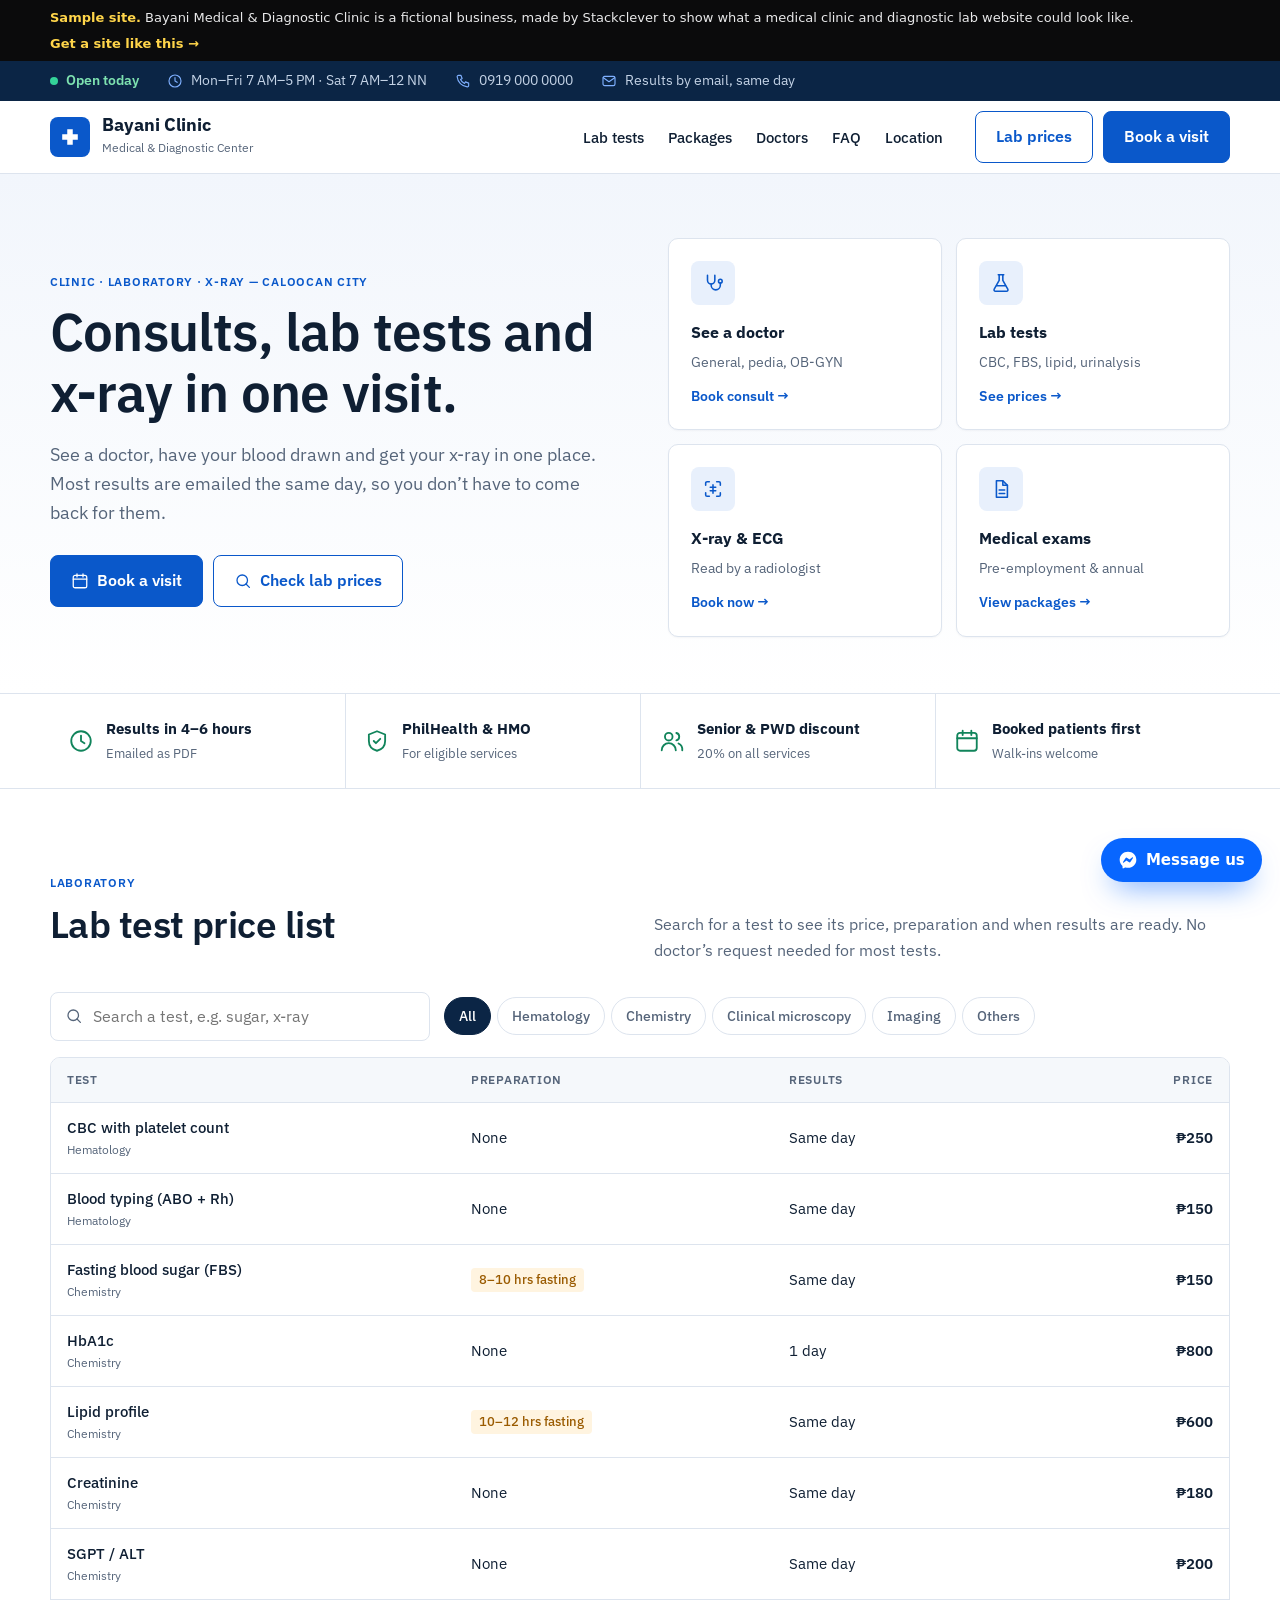
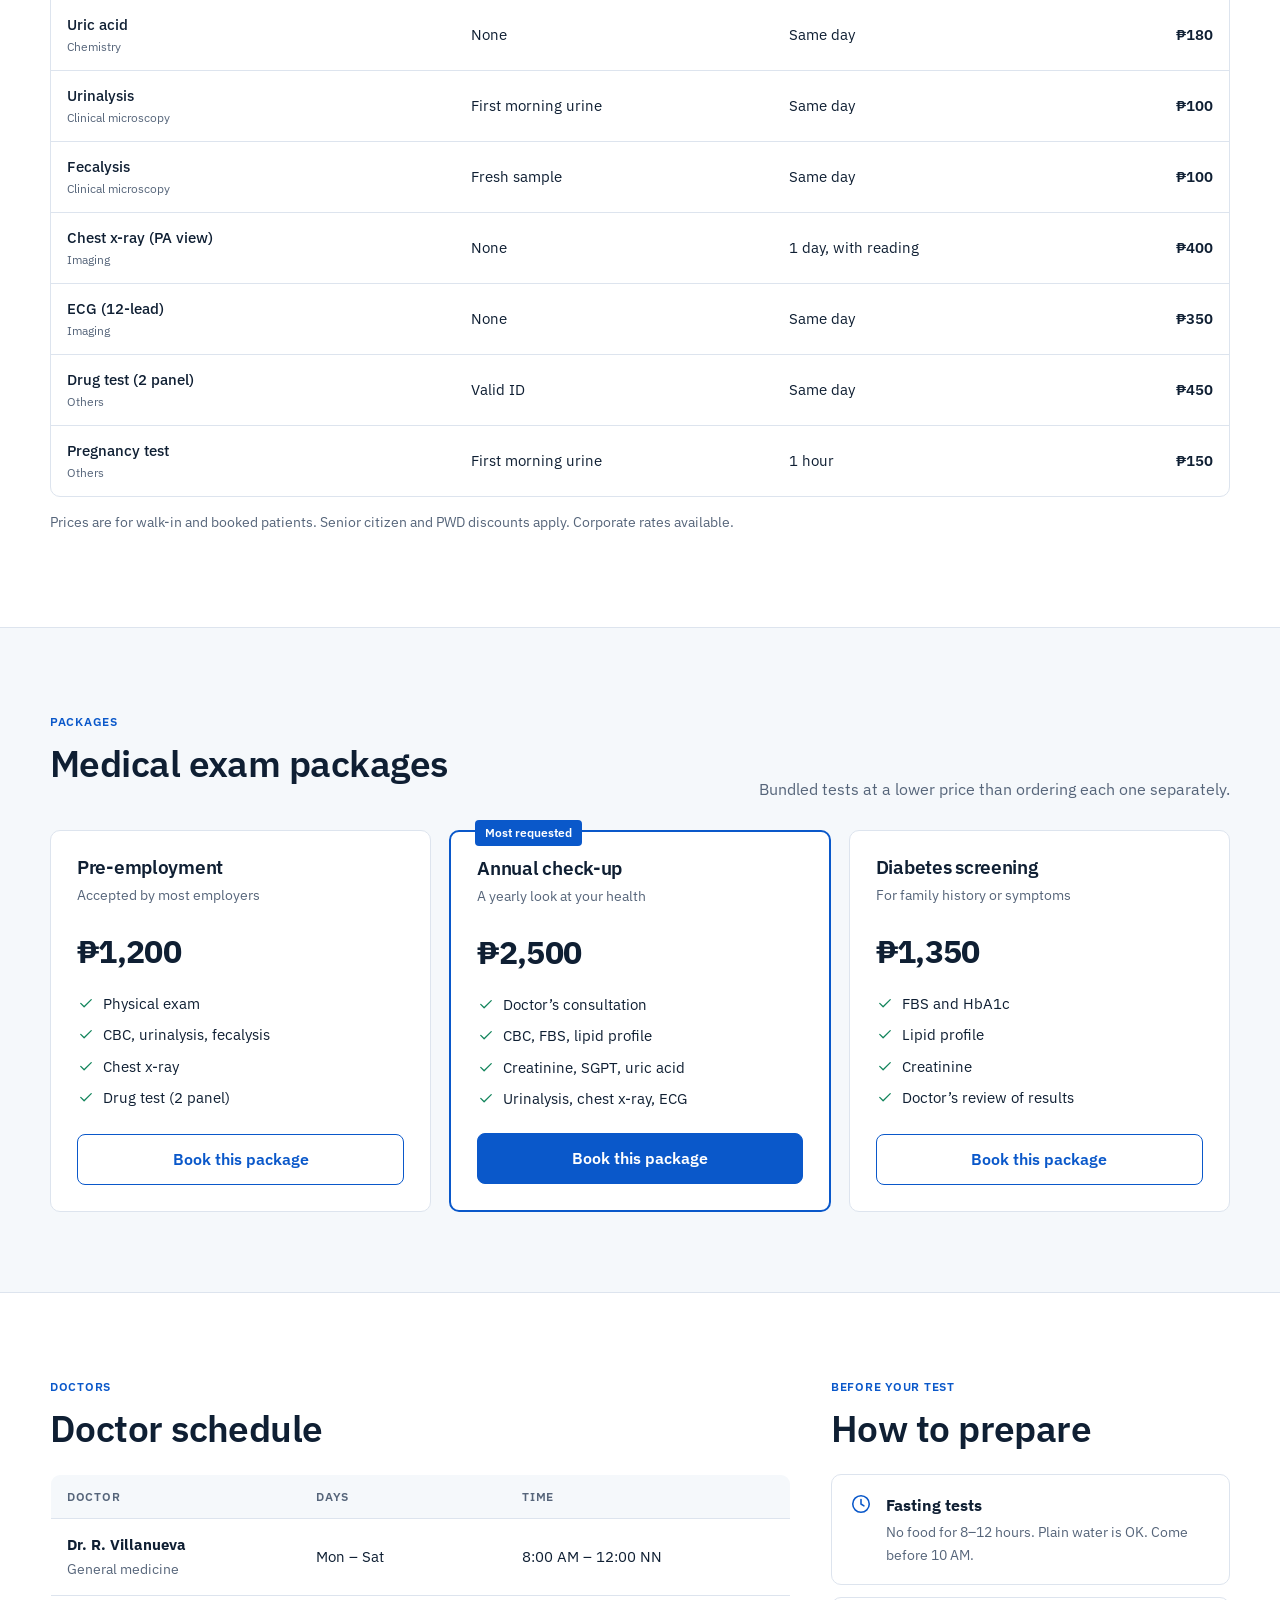
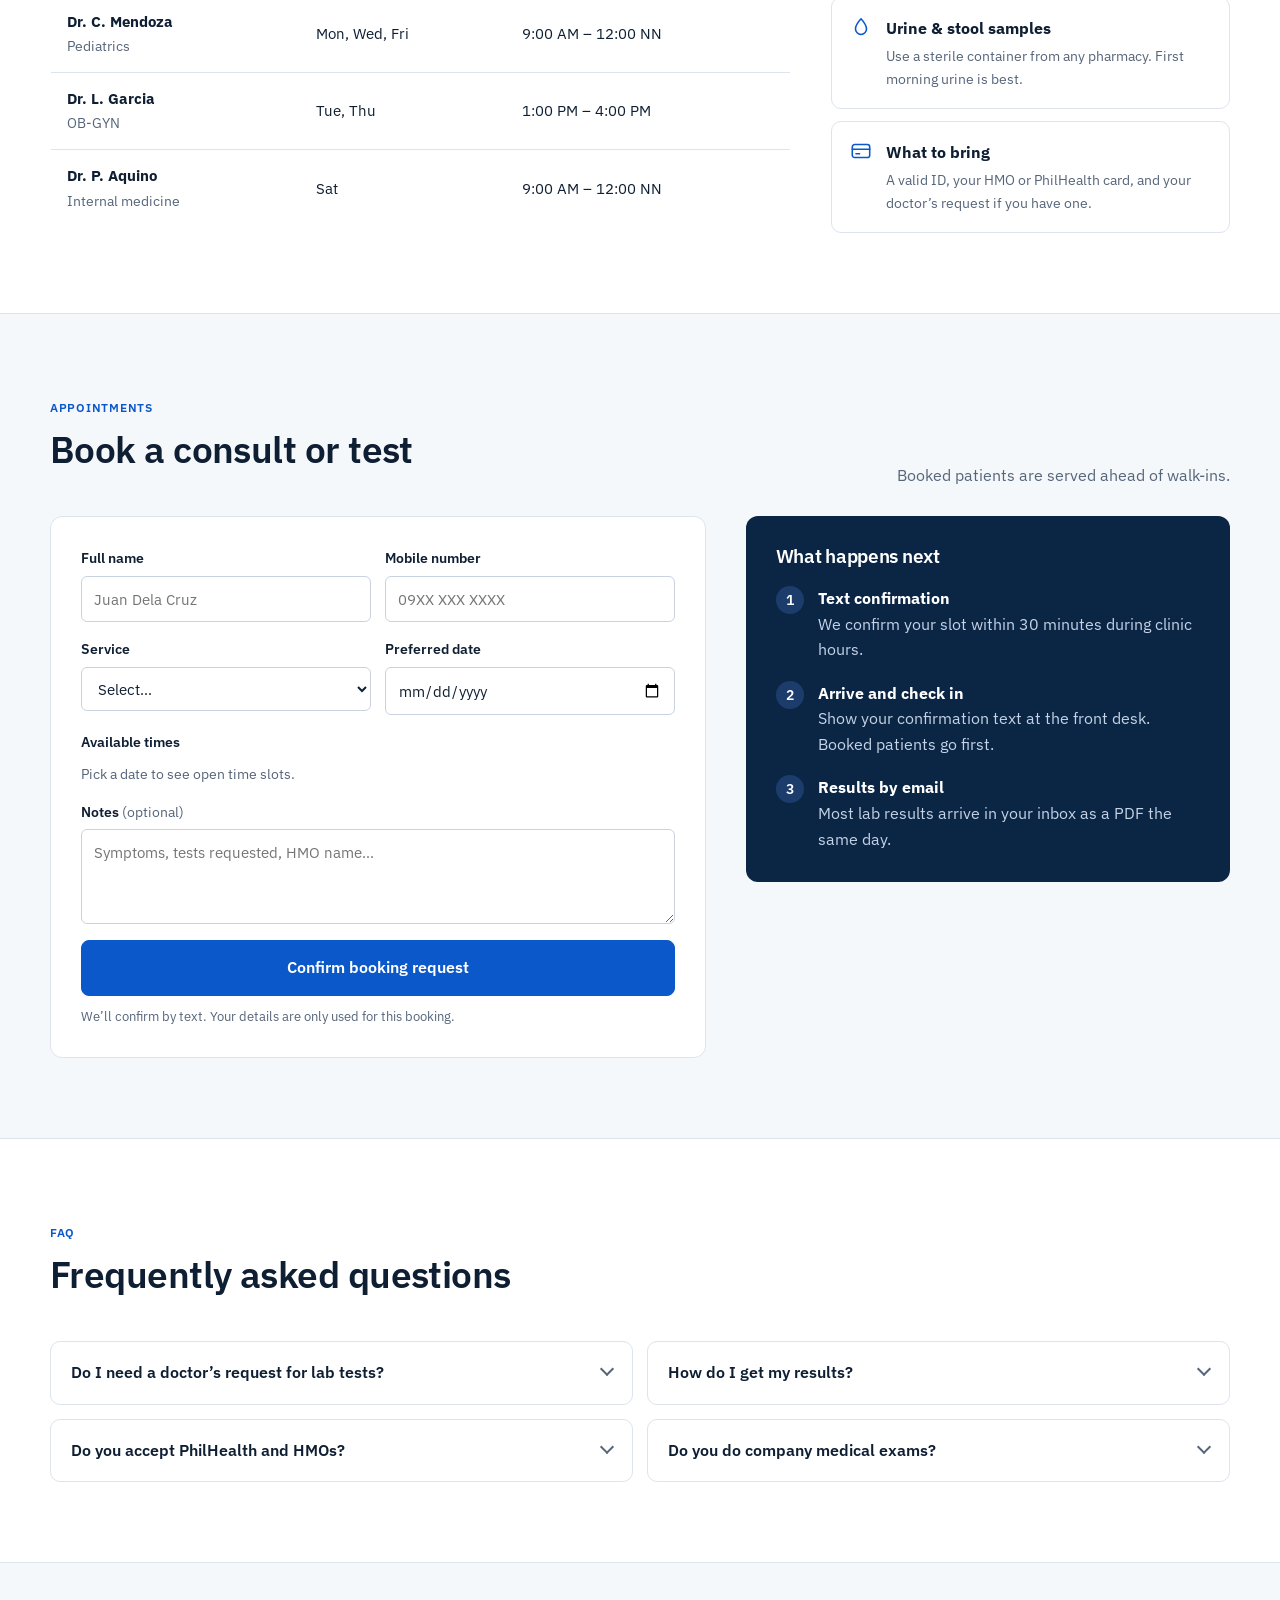
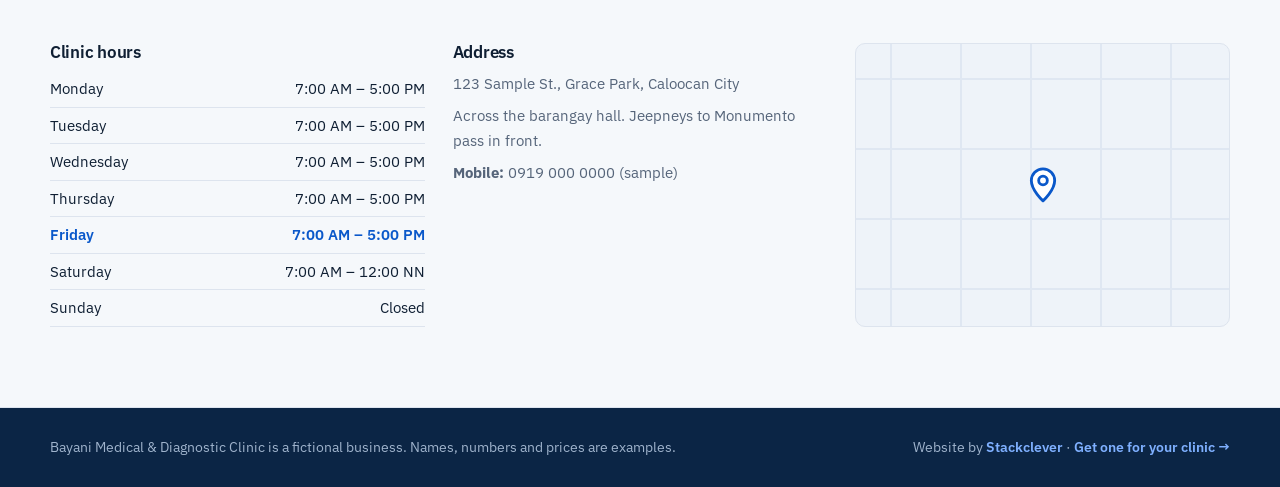
<file: samples/bayani-clinic/index.html>
<!DOCTYPE html>
<html lang="en">
<head>
<meta charset="utf-8">
<meta name="viewport" content="width=device-width, initial-scale=1">
<title>Bayani Medical &amp; Diagnostic Clinic · Sample medical clinic and diagnostic lab website by Stackclever</title>
<meta name="description" content="Sample medical clinic and diagnostic lab website by Stackclever. Bayani Medical &amp; Diagnostic Clinic is a fictional business.">
<meta name="robots" content="noindex, nofollow">
<meta name="theme-color" content="#0b2545">
<meta property="og:title" content="Sample medical clinic and diagnostic lab website · Stackclever">
<meta property="og:description" content="Price list, online booking, FAQs and Messenger in one mobile-friendly site.">
<link rel="preconnect" href="https://fonts.googleapis.com">
<link rel="preconnect" href="https://fonts.gstatic.com" crossorigin>
<link href="https://fonts.googleapis.com/css2?family=IBM+Plex+Sans:wght@400;500;600;700&display=swap" rel="stylesheet">
<style>
/* Base shared by all samples. Each page defines: --brand --brand-ink --soft --ink --muted --line --bg --surface --r */
*,*::before,*::after{box-sizing:border-box}
html{scroll-behavior:smooth;scroll-padding-top:90px}
body{margin:0;background:var(--bg);color:var(--ink);-webkit-font-smoothing:antialiased}
img,svg{display:block;max-width:100%}
a{color:inherit}
p{margin:0 0 1em}
h1,h2,h3,h4{margin:0 0 .5em}
.wrap{width:min(1180px,100% - 40px);margin-inline:auto}
.ico{width:22px;height:22px;flex:none;fill:none;stroke:currentColor;stroke-width:1.7;stroke-linecap:round;stroke-linejoin:round}
.sr{position:absolute;width:1px;height:1px;overflow:hidden;clip:rect(0 0 0 0)}

.sample-bar{background:#0b0b0c;color:#e9e9ea;font:13px/1.5 system-ui,-apple-system,"Segoe UI",Roboto,sans-serif}
.sample-bar .wrap{display:flex;align-items:center;justify-content:space-between;gap:6px 16px;flex-wrap:wrap;padding:8px 0}
.sample-bar p{margin:0}
.sample-bar b{color:#ffd54a;font-weight:600}
.sample-bar a{color:#ffd54a;font-weight:600;text-decoration:none;white-space:nowrap}
.sample-bar a:hover{text-decoration:underline}

/* Booking engine pieces */
.slots{display:grid;grid-template-columns:repeat(auto-fill,minmax(98px,1fr));gap:8px}
.slot{font:inherit;font-size:.88rem;padding:.65em .4em;border-radius:calc(var(--r) * .6);border:1px solid var(--line);background:var(--surface);color:var(--ink);cursor:pointer;transition:border-color .15s,background .15s}
.slot:hover:not(:disabled){border-color:var(--brand)}
.slot[aria-pressed="true"]{background:var(--brand);border-color:var(--brand);color:var(--brand-ink)}
.slot:disabled{opacity:.45;text-decoration:line-through;cursor:not-allowed}
.slots__empty{grid-column:1/-1;margin:0;color:var(--muted);font-size:.9rem}
.form__error{color:#b42318;font-size:.9rem;font-weight:500}
.done{text-align:center;padding:8px 0}
.done__icon{display:grid;place-items:center;width:56px;height:56px;border-radius:50%;background:var(--soft);color:var(--brand);margin:0 auto 14px}
.done__icon .ico{width:28px;height:28px;stroke-width:2.2}
.done h3{margin-bottom:.3em}
.done>p{color:var(--muted)}
.done dl{display:grid;grid-template-columns:auto 1fr;gap:8px 18px;text-align:left;margin:18px 0;padding:16px 18px;border-radius:var(--r);background:var(--soft);font-size:.94rem}
.done dt{color:var(--muted)}
.done dd{margin:0;font-weight:600}
.done__demo{font-size:.84rem;color:#6b5a12;background:#fff8d6;border:1px solid #f1e2a0;border-radius:10px;padding:10px 12px;text-align:left}
.done .again{font:inherit;font-weight:600;background:none;border:1px solid var(--line);color:var(--ink);padding:.6em 1.2em;border-radius:999px;cursor:pointer}

.chat{position:fixed;right:18px;bottom:18px;z-index:60;display:inline-flex;align-items:center;gap:8px;padding:.8em 1.15em;border:0;border-radius:999px;background:#0866ff;color:#fff;font:600 15px/1 system-ui,-apple-system,"Segoe UI",Roboto,sans-serif;cursor:pointer;box-shadow:0 14px 30px -12px rgba(8,102,255,.7)}
.chat svg{width:20px;height:20px}
.toast{position:fixed;left:50%;bottom:86px;z-index:70;transform:translate(-50%,16px);opacity:0;pointer-events:none;background:#111;color:#fff;padding:12px 18px;border-radius:12px;font:14px/1.45 system-ui,sans-serif;max-width:min(420px,100% - 32px);text-align:center;transition:.25s}
.toast.is-on{opacity:1;transform:translate(-50%,0)}
.credit{font-size:.85rem;color:var(--muted)}
.credit a{color:var(--brand);font-weight:600;text-decoration:none}
@media (max-width:540px){.chat span{display:none}.wrap{width:min(1180px,100% - 32px)}}
[hidden]{display:none!important}


body{--brand:#0a58ca;--brand-ink:#fff;--soft:#e8f0fc;--ink:#0f1f33;--muted:#56657a;--line:#dde4ee;--bg:#fff;--surface:#fff;--r:8px;--green:#11845b;--navy:#0b2545;font:16px/1.6 "IBM Plex Sans",system-ui,sans-serif}
h1,h2,h3{font-weight:600;letter-spacing:-.015em;line-height:1.15}
h2{font-size:clamp(1.7rem,3vw,2.3rem)}
.tag{display:inline-block;font-size:.78rem;font-weight:600;letter-spacing:.06em;text-transform:uppercase;color:var(--brand);margin-bottom:10px}
.btn{white-space:nowrap;display:inline-flex;align-items:center;justify-content:center;gap:8px;padding:12px 20px;border-radius:8px;background:var(--brand);color:#fff;border:1px solid var(--brand);font:inherit;font-weight:600;text-decoration:none;cursor:pointer}
.btn:hover{background:#0848a8}
.btn .ico{width:18px;height:18px}
.btn--out{background:#fff;color:var(--brand)}
.btn--out:hover{background:var(--soft)}
.util{background:var(--navy);color:#c4d3e6;font-size:.85rem}
.util .wrap{display:flex;gap:28px;align-items:center;height:40px;overflow:hidden}
.util span{display:flex;align-items:center;gap:8px;white-space:nowrap}
.util .ico{width:16px;height:16px;color:#7fb0ff}
.util .open{color:#7ee2b0;font-weight:600}
.util .open::before{content:"";width:8px;height:8px;border-radius:50%;background:#34d399;display:inline-block}
.hd{background:#fff;border-bottom:1px solid var(--line);position:sticky;top:0;z-index:40}
.hd .wrap{display:flex;align-items:center;gap:32px;height:72px}
.logo{display:flex;align-items:center;gap:12px;text-decoration:none}
.logo i{display:grid;place-items:center;width:40px;height:40px;border-radius:8px;background:var(--brand);color:#fff}
.logo i .ico{width:22px;height:22px;fill:#fff;stroke:none}
.logo b{display:block;font-size:1.1rem;font-weight:700;line-height:1.1}
.logo small{font-size:.75rem;color:var(--muted)}
.hd nav{display:flex;gap:24px;margin-left:auto}
.hd nav a{text-decoration:none;font-weight:500;color:var(--ink);font-size:.95rem}
.hd nav a:hover{color:var(--brand)}
.hd__btns{display:flex;gap:10px}
.hero{background:linear-gradient(180deg,#f2f6fc,#fff);padding:64px 0 56px;border-bottom:1px solid var(--line)}
.hero .wrap{display:grid;grid-template-columns:1fr 1fr;gap:56px;align-items:center}
.hero h1{font-size:clamp(2.2rem,4.4vw,3.3rem);margin-bottom:18px}
.hero p{color:var(--muted);font-size:1.12rem;max-width:32em}
.hero__cta{display:flex;gap:10px;flex-wrap:wrap;margin-top:28px}
.qa{display:grid;grid-template-columns:1fr 1fr;gap:14px}
.qa a{display:flex;flex-direction:column;gap:6px;padding:22px;border-radius:10px;background:#fff;border:1px solid var(--line);text-decoration:none;box-shadow:0 1px 2px rgba(15,31,51,.04);transition:border-color .15s,box-shadow .15s}
.qa a:hover{border-color:var(--brand);box-shadow:0 10px 30px -18px rgba(10,88,202,.5)}
.qa i{display:grid;place-items:center;width:44px;height:44px;border-radius:8px;background:var(--soft);color:var(--brand);margin-bottom:8px}
.qa b{font-size:1.02rem}
.qa span{font-size:.88rem;color:var(--muted)}
.qa em{font-style:normal;font-size:.85rem;font-weight:600;color:var(--brand);margin-top:6px}
.strip{border-bottom:1px solid var(--line)}
.strip .wrap{display:grid;grid-template-columns:repeat(4,1fr)}
.strip .wrap>div{display:flex;gap:12px;align-items:center;padding:22px 18px}
.strip .wrap>div+div{border-left:1px solid var(--line)}
.strip .ico{color:var(--green);width:26px;height:26px}
.strip b{display:block;font-size:.96rem}
.strip span{font-size:.84rem;color:var(--muted)}
.sec{padding:80px 0}
.sec--grey{background:#f5f8fb;border-block:1px solid var(--line)}
.sec__head{display:flex;justify-content:space-between;align-items:end;gap:20px;flex-wrap:wrap;margin-bottom:28px}
.sec__head p{margin:0;color:var(--muted);max-width:36em}
.tools{display:flex;gap:14px;flex-wrap:wrap;align-items:center;margin-bottom:16px}
.search{display:flex;align-items:center;gap:10px;border:1px solid var(--line);border-radius:8px;padding:0 14px;background:#fff;flex:1;min-width:240px;max-width:380px}
.search .ico{color:var(--muted);width:18px}
.search input{border:0;font:inherit;padding:11px 0;width:100%;background:none;color:var(--ink)}
.search input:focus{outline:0}
.search:focus-within{border-color:var(--brand);box-shadow:0 0 0 3px rgba(10,88,202,.12)}
.chips{display:flex;gap:6px;flex-wrap:wrap}
.chips button{font:inherit;font-size:.86rem;font-weight:500;padding:7px 14px;border-radius:999px;border:1px solid var(--line);background:#fff;color:var(--muted);cursor:pointer}
.chips button[aria-pressed="true"]{background:var(--navy);border-color:var(--navy);color:#fff}
.tbl{border:1px solid var(--line);border-radius:10px;overflow:auto;background:#fff}
table.lab{width:100%;border-collapse:collapse;font-size:.94rem;min-width:640px}
.lab th{text-align:left;font-size:.76rem;text-transform:uppercase;letter-spacing:.06em;color:var(--muted);font-weight:600;background:#f5f8fb;padding:12px 16px;border-bottom:1px solid var(--line)}
.lab td{padding:13px 16px;border-bottom:1px solid var(--line)}
.lab tr:last-child td{border-bottom:0}
.lab td:first-child{font-weight:500}
.lab td small{display:block;color:var(--muted);font-size:.78rem;font-weight:400}
.lab td.p{text-align:right;font-weight:600;white-space:nowrap}
.lab th:last-child{text-align:right}
.fast{display:inline-block;padding:2px 8px;border-radius:4px;background:#fff4e0;color:#9a5b00;font-size:.8rem;font-weight:500}
.empty{padding:24px;text-align:center;color:var(--muted);margin:0}
.lab-note{font-size:.86rem;color:var(--muted);margin-top:14px}
.pk{display:grid;grid-template-columns:repeat(3,1fr);gap:18px}
.pk div{background:#fff;border:1px solid var(--line);border-radius:10px;padding:26px;display:flex;flex-direction:column}
.pk div.hl{border:2px solid var(--brand);position:relative}
.pk div.hl::before{content:"Most requested";position:absolute;top:-12px;left:24px;background:var(--brand);color:#fff;font-size:.75rem;font-weight:600;padding:3px 10px;border-radius:4px}
.pk h3{margin-bottom:4px}
.pk>div>p{color:var(--muted);font-size:.9rem}
.pk b.amt{font-size:2rem;font-weight:700;letter-spacing:-.02em;margin:6px 0 14px}
.pk ul{list-style:none;padding:0;margin:0 0 22px;display:grid;gap:8px;font-size:.92rem}
.pk li{display:flex;gap:8px}
.pk li .ico{color:var(--green);width:18px;height:18px;margin-top:2px}
.pk .btn{margin-top:auto}
.split{display:grid;grid-template-columns:1.3fr .7fr;gap:40px;align-items:start}
table.sched{width:100%;border-collapse:collapse;background:#fff;border:1px solid var(--line);border-radius:10px;overflow:hidden;font-size:.94rem}
.sched th{text-align:left;font-size:.76rem;text-transform:uppercase;letter-spacing:.06em;color:var(--muted);background:#f5f8fb;padding:12px 16px;font-weight:600}
.sched td{padding:14px 16px;border-top:1px solid var(--line)}
.sched td b{display:block}
.sched td span{color:var(--muted);font-size:.86rem}
.prep{display:grid;gap:12px}
.prep>div{display:flex;gap:14px;padding:18px;border-radius:10px;background:#fff;border:1px solid var(--line)}
.prep .ico{color:var(--brand);flex:none}
.prep b{display:block;margin-bottom:2px}
.prep p{margin:0;font-size:.9rem;color:var(--muted)}
.booking{display:grid;grid-template-columns:1.15fr .85fr;gap:40px;align-items:start}
.bform{background:#fff;border:1px solid var(--line);border-radius:12px;padding:30px}
.f-row{display:grid;grid-template-columns:1fr 1fr;gap:14px}
.f{display:flex;flex-direction:column;gap:6px;margin:0 0 16px;border:0;padding:0;min-width:0}
.f label,.f legend{font-size:.88rem;font-weight:600;padding:0}
.f legend{margin-bottom:8px}
.f input,.f select,.f textarea{font:inherit;font-size:.95rem;padding:10px 12px;border:1px solid #c9d3e0;border-radius:6px;background:#fff;color:var(--ink);width:100%}
.f input:focus,.f select:focus,.f textarea:focus{outline:0;border-color:var(--brand);box-shadow:0 0 0 3px rgba(10,88,202,.14)}
.opt{color:var(--muted);font-weight:400}
.bform .btn{width:100%;padding:14px}
.f-note{font-size:.82rem;color:var(--muted);margin:10px 0 0}
.next{background:var(--navy);color:#c4d3e6;border-radius:12px;padding:30px}
.next h3{color:#fff}
.next ol{margin:18px 0 0;padding:0;list-style:none;counter-reset:n;display:grid;gap:18px}
.next li{display:flex;gap:14px}
.next li::before{counter-increment:n;content:counter(n);flex:none;display:grid;place-items:center;width:28px;height:28px;border-radius:50%;background:#1c3d6b;color:#fff;font-weight:600;font-size:.86rem}
.next b{color:#fff;display:block}
.faqg{display:grid;grid-template-columns:1fr 1fr;gap:14px}
.faqg details{background:#fff;border:1px solid var(--line);border-radius:10px;padding:0 20px}
.faqg summary{cursor:pointer;font-weight:600;padding:18px 0;list-style:none;display:flex;justify-content:space-between;gap:10px}
.faqg summary::-webkit-details-marker{display:none}
.faqg summary::after{content:"";width:10px;height:10px;border-right:2px solid var(--muted);border-bottom:2px solid var(--muted);transform:rotate(45deg);margin-top:4px;flex:none;transition:transform .2s}
.faqg details[open] summary::after{transform:rotate(225deg);margin-top:10px}
.faqg p{color:var(--muted);margin:0 0 18px;font-size:.95rem}
.loc{display:grid;grid-template-columns:1fr 1fr 1fr;gap:28px}
.loc h3{font-size:1.05rem}
.loc table{width:100%;border-collapse:collapse;font-size:.92rem}
.loc td{padding:6px 0;border-bottom:1px solid var(--line)}
.loc td:last-child{text-align:right}
.loc tr.is-today td{color:var(--brand);font-weight:600}
.loc p{color:var(--muted);margin:0 0 8px;font-size:.95rem}
.map{border-radius:10px;border:1px solid var(--line);min-height:200px;background:linear-gradient(90deg,transparent 48%,#dfe7f2 48% 52%,transparent 52%) 0 0/70px 70px,linear-gradient(0deg,transparent 48%,#dfe7f2 48% 52%,transparent 52%) 0 0/70px 70px,#eef3f9;display:grid;place-items:center;color:var(--brand)}
.map .ico{width:40px;height:40px;fill:#fff}
.ft{background:var(--navy);color:#9fb3cc;padding:28px 0;font-size:.88rem}
.ft .wrap{display:flex;justify-content:space-between;gap:12px;flex-wrap:wrap}
.ft a{color:#7fb0ff;text-decoration:none;font-weight:600}
@media (max-width:980px){
 .hero .wrap,.split,.booking,.faqg,.loc{grid-template-columns:1fr}
 .pk{grid-template-columns:1fr}
 .strip .wrap{grid-template-columns:1fr 1fr}
 .strip .wrap>div:nth-child(3){border-left:0}
 .strip .wrap>div:nth-child(n+3){border-top:1px solid var(--line)}
 .hd nav,.hd__btns .btn--out{display:none}
 .hd__btns{margin-left:auto}
 .util .hide-m{display:none}
}
@media (max-width:600px){
 .qa,.f-row{grid-template-columns:1fr}
 .logo small{display:none}
 .hd .btn{padding:10px 14px}
 .qa{grid-template-columns:1fr 1fr}
 .qa a{padding:16px}
 .qa span{display:none}
 .strip .wrap{grid-template-columns:1fr}
 .strip .wrap>div+div{border-left:0;border-top:1px solid var(--line)}
 .sec{padding:60px 0}
 .bform{padding:22px}
}
</style>
</head>
<body class="">
<div class="sample-bar" role="note"><div class="wrap">
  <p><b>Sample site.</b> Bayani Medical &amp; Diagnostic Clinic is a fictional business, made by Stackclever to show what a medical clinic and diagnostic lab website could look like.</p>
  <a href="https://xcmoizoe.github.io/service/#contact">Get a site like this →</a>
</div></div>

<div class="util"><div class="wrap">
  <span class="open">Open today</span>
  <span><svg class="ico" viewBox="0 0 24 24" aria-hidden="true"><circle cx="12" cy="12" r="9"/><path d="M12 7v5l3.2 2"/></svg> Mon–Fri 7 AM–5 PM · Sat 7 AM–12 NN</span>
  <span class="hide-m"><svg class="ico" viewBox="0 0 24 24" aria-hidden="true"><path d="M5.2 3.5h3.6l1.9 4.8-2.4 1.5a11.4 11.4 0 0 0 5.9 5.9l1.5-2.4 4.8 1.9v3.6a2 2 0 0 1-2.2 2A16.9 16.9 0 0 1 3.2 5.7a2 2 0 0 1 2-2.2z"/></svg> 0919 000 0000</span>
  <span class="hide-m"><svg class="ico" viewBox="0 0 24 24" aria-hidden="true"><rect x="3" y="5" width="18" height="14" rx="2.5"/><path d="M3.5 7l8.5 6 8.5-6"/></svg> Results by email, same day</span>
</div></div>
<header class="hd"><div class="wrap">
  <a href="#" class="logo"><i><svg class="ico" viewBox="0 0 24 24" aria-hidden="true"><path d="M9 3.5h6v5.5h5.5v6H15v5.5H9V15H3.5V9H9z"/></svg></i><span><b>Bayani Clinic</b><small>Medical &amp; Diagnostic Center</small></span></a>
  <nav aria-label="Main"><a href="#lab">Lab tests</a><a href="#packages">Packages</a><a href="#doctors">Doctors</a><a href="#faq">FAQ</a><a href="#location">Location</a></nav>
  <div class="hd__btns"><a href="#lab" class="btn btn--out">Lab prices</a><a href="#book" class="btn">Book a visit</a></div>
</div></header>
<main>
<section class="hero"><div class="wrap">
  <div>
    <span class="tag">Clinic · Laboratory · X-ray — Caloocan City</span>
    <h1>Consults, lab tests and x-ray in one visit.</h1>
    <p>See a doctor, have your blood drawn and get your x-ray in one place. Most results are emailed the same day, so you don’t have to come back for them.</p>
    <div class="hero__cta"><a href="#book" class="btn"><svg class="ico" viewBox="0 0 24 24" aria-hidden="true"><rect x="3" y="4.5" width="18" height="16.5" rx="2.5"/><path d="M3 9.5h18"/><path d="M8 2.5v4"/><path d="M16 2.5v4"/></svg> Book a visit</a><a href="#lab" class="btn btn--out"><svg class="ico" viewBox="0 0 24 24" aria-hidden="true"><circle cx="11" cy="11" r="7"/><path d="M20.5 20.5l-4.5-4.5"/></svg> Check lab prices</a></div>
  </div>
  <div class="qa">
    <a href="#book" data-book="General consultation"><i><svg class="ico" viewBox="0 0 24 24" aria-hidden="true"><path d="M6 3.5v5.5a4 4 0 0 0 8 0V3.5"/><path d="M10 13v1.5a5 5 0 0 0 10 0V12"/><circle cx="20" cy="10" r="2"/></svg></i><b>See a doctor</b><span>General, pedia, OB-GYN</span><em>Book consult →</em></a>
    <a href="#lab"><i><svg class="ico" viewBox="0 0 24 24" aria-hidden="true"><path d="M9 3h6"/><path d="M10 3v6.2L4.6 18.6A1.6 1.6 0 0 0 6 21h12a1.6 1.6 0 0 0 1.4-2.4L14 9.2V3"/><path d="M7.2 15h9.6"/></svg></i><b>Lab tests</b><span>CBC, FBS, lipid, urinalysis</span><em>See prices →</em></a>
    <a href="#book" data-book="Chest x-ray"><i><svg class="ico" viewBox="0 0 24 24" aria-hidden="true"><path d="M4 8V5.5A1.5 1.5 0 0 1 5.5 4H8"/><path d="M16 4h2.5A1.5 1.5 0 0 1 20 5.5V8"/><path d="M20 16v2.5a1.5 1.5 0 0 1-1.5 1.5H16"/><path d="M8 20H5.5A1.5 1.5 0 0 1 4 18.5V16"/><path d="M12 7.5v9"/><path d="M9 10h6"/><path d="M9 14h6"/></svg></i><b>X-ray &amp; ECG</b><span>Read by a radiologist</span><em>Book now →</em></a>
    <a href="#packages"><i><svg class="ico" viewBox="0 0 24 24" aria-hidden="true"><path d="M7 3h7l5 5v13H7z"/><path d="M14 3v5h5"/><path d="M10 13h6"/><path d="M10 17h6"/></svg></i><b>Medical exams</b><span>Pre-employment &amp; annual</span><em>View packages →</em></a>
  </div>
</div></section>
<div class="strip"><div class="wrap">
  <div><svg class="ico" viewBox="0 0 24 24" aria-hidden="true"><circle cx="12" cy="12" r="9"/><path d="M12 7v5l3.2 2"/></svg><div><b>Results in 4–6 hours</b><span>Emailed as PDF</span></div></div>
  <div><svg class="ico" viewBox="0 0 24 24" aria-hidden="true"><path d="M12 3l7.5 3v6c0 4.6-3.2 7.9-7.5 9-4.3-1.1-7.5-4.4-7.5-9V6z"/><path d="M9 12l2 2 4-4"/></svg><div><b>PhilHealth &amp; HMO</b><span>For eligible services</span></div></div>
  <div><svg class="ico" viewBox="0 0 24 24" aria-hidden="true"><circle cx="9" cy="8" r="3.5"/><path d="M2.5 20.5a6.5 6.5 0 0 1 13 0"/><path d="M16 4.6a3.5 3.5 0 0 1 0 6.8"/><path d="M18 14.3a6.3 6.3 0 0 1 3.5 6.2"/></svg><div><b>Senior &amp; PWD discount</b><span>20% on all services</span></div></div>
  <div><svg class="ico" viewBox="0 0 24 24" aria-hidden="true"><rect x="3" y="4.5" width="18" height="16.5" rx="2.5"/><path d="M3 9.5h18"/><path d="M8 2.5v4"/><path d="M16 2.5v4"/></svg><div><b>Booked patients first</b><span>Walk-ins welcome</span></div></div>
</div></div>

<section class="sec" id="lab"><div class="wrap">
  <div class="sec__head"><div><span class="tag">Laboratory</span><h2>Lab test price list</h2></div><p>Search for a test to see its price, preparation and when results are ready. No doctor’s request needed for most tests.</p></div>
  <div class="tools">
    <label class="search"><svg class="ico" viewBox="0 0 24 24" aria-hidden="true"><circle cx="11" cy="11" r="7"/><path d="M20.5 20.5l-4.5-4.5"/></svg><span class="sr">Search tests</span><input id="lab-q" type="search" placeholder="Search a test, e.g. sugar, x-ray"></label>
    <div class="chips"><button type="button" aria-pressed="true">All</button><button type="button" aria-pressed="false">Hematology</button><button type="button" aria-pressed="false">Chemistry</button><button type="button" aria-pressed="false">Clinical microscopy</button><button type="button" aria-pressed="false">Imaging</button><button type="button" aria-pressed="false">Others</button></div>
  </div>
  <div class="tbl"><table class="lab"><thead><tr><th>Test</th><th>Preparation</th><th>Results</th><th>Price</th></tr></thead><tbody>
    <tr data-cat="Hematology"><td>CBC with platelet count<small>Hematology</small></td><td>None</td><td>Same day</td><td class="p">₱250</td></tr><tr data-cat="Hematology"><td>Blood typing (ABO + Rh)<small>Hematology</small></td><td>None</td><td>Same day</td><td class="p">₱150</td></tr><tr data-cat="Chemistry"><td>Fasting blood sugar (FBS)<small>Chemistry</small></td><td><span class="fast">8–10 hrs fasting</span></td><td>Same day</td><td class="p">₱150</td></tr><tr data-cat="Chemistry"><td>HbA1c<small>Chemistry</small></td><td>None</td><td>1 day</td><td class="p">₱800</td></tr><tr data-cat="Chemistry"><td>Lipid profile<small>Chemistry</small></td><td><span class="fast">10–12 hrs fasting</span></td><td>Same day</td><td class="p">₱600</td></tr><tr data-cat="Chemistry"><td>Creatinine<small>Chemistry</small></td><td>None</td><td>Same day</td><td class="p">₱180</td></tr><tr data-cat="Chemistry"><td>SGPT / ALT<small>Chemistry</small></td><td>None</td><td>Same day</td><td class="p">₱200</td></tr><tr data-cat="Chemistry"><td>Uric acid<small>Chemistry</small></td><td>None</td><td>Same day</td><td class="p">₱180</td></tr><tr data-cat="Clinical microscopy"><td>Urinalysis<small>Clinical microscopy</small></td><td>First morning urine</td><td>Same day</td><td class="p">₱100</td></tr><tr data-cat="Clinical microscopy"><td>Fecalysis<small>Clinical microscopy</small></td><td>Fresh sample</td><td>Same day</td><td class="p">₱100</td></tr><tr data-cat="Imaging"><td>Chest x-ray (PA view)<small>Imaging</small></td><td>None</td><td>1 day, with reading</td><td class="p">₱400</td></tr><tr data-cat="Imaging"><td>ECG (12-lead)<small>Imaging</small></td><td>None</td><td>Same day</td><td class="p">₱350</td></tr><tr data-cat="Others"><td>Drug test (2 panel)<small>Others</small></td><td>Valid ID</td><td>Same day</td><td class="p">₱450</td></tr><tr data-cat="Others"><td>Pregnancy test<small>Others</small></td><td>First morning urine</td><td>1 hour</td><td class="p">₱150</td></tr>
  </tbody></table><p class="empty" hidden>No test matches your search. Message us and we’ll check if we offer it.</p></div>
  <p class="lab-note">Prices are for walk-in and booked patients. Senior citizen and PWD discounts apply. Corporate rates available.</p>
</div></section>

<section class="sec sec--grey" id="packages"><div class="wrap">
  <div class="sec__head"><div><span class="tag">Packages</span><h2>Medical exam packages</h2></div><p>Bundled tests at a lower price than ordering each one separately.</p></div>
  <div class="pk">
    <div><h3>Pre-employment</h3><p>Accepted by most employers</p><b class="amt">₱1,200</b><ul><li><svg class="ico" viewBox="0 0 24 24" aria-hidden="true"><path d="M5 12.5l4.5 4.5L19 7.5"/></svg> Physical exam</li><li><svg class="ico" viewBox="0 0 24 24" aria-hidden="true"><path d="M5 12.5l4.5 4.5L19 7.5"/></svg> CBC, urinalysis, fecalysis</li><li><svg class="ico" viewBox="0 0 24 24" aria-hidden="true"><path d="M5 12.5l4.5 4.5L19 7.5"/></svg> Chest x-ray</li><li><svg class="ico" viewBox="0 0 24 24" aria-hidden="true"><path d="M5 12.5l4.5 4.5L19 7.5"/></svg> Drug test (2 panel)</li></ul><a href="#book" class="btn btn--out" data-book="Pre-employment package">Book this package</a></div>
    <div class="hl"><h3>Annual check-up</h3><p>A yearly look at your health</p><b class="amt">₱2,500</b><ul><li><svg class="ico" viewBox="0 0 24 24" aria-hidden="true"><path d="M5 12.5l4.5 4.5L19 7.5"/></svg> Doctor’s consultation</li><li><svg class="ico" viewBox="0 0 24 24" aria-hidden="true"><path d="M5 12.5l4.5 4.5L19 7.5"/></svg> CBC, FBS, lipid profile</li><li><svg class="ico" viewBox="0 0 24 24" aria-hidden="true"><path d="M5 12.5l4.5 4.5L19 7.5"/></svg> Creatinine, SGPT, uric acid</li><li><svg class="ico" viewBox="0 0 24 24" aria-hidden="true"><path d="M5 12.5l4.5 4.5L19 7.5"/></svg> Urinalysis, chest x-ray, ECG</li></ul><a href="#book" class="btn" data-book="Annual check-up package">Book this package</a></div>
    <div><h3>Diabetes screening</h3><p>For family history or symptoms</p><b class="amt">₱1,350</b><ul><li><svg class="ico" viewBox="0 0 24 24" aria-hidden="true"><path d="M5 12.5l4.5 4.5L19 7.5"/></svg> FBS and HbA1c</li><li><svg class="ico" viewBox="0 0 24 24" aria-hidden="true"><path d="M5 12.5l4.5 4.5L19 7.5"/></svg> Lipid profile</li><li><svg class="ico" viewBox="0 0 24 24" aria-hidden="true"><path d="M5 12.5l4.5 4.5L19 7.5"/></svg> Creatinine</li><li><svg class="ico" viewBox="0 0 24 24" aria-hidden="true"><path d="M5 12.5l4.5 4.5L19 7.5"/></svg> Doctor’s review of results</li></ul><a href="#book" class="btn btn--out" data-book="Diabetes screening">Book this package</a></div>
  </div>
</div></section>

<section class="sec" id="doctors"><div class="wrap split">
  <div>
    <span class="tag">Doctors</span><h2 style="margin-bottom:24px">Doctor schedule</h2>
    <table class="sched"><thead><tr><th>Doctor</th><th>Days</th><th>Time</th></tr></thead><tbody>
      <tr><td><b>Dr. R. Villanueva</b><span>General medicine</span></td><td>Mon – Sat</td><td>8:00 AM – 12:00 NN</td></tr><tr><td><b>Dr. C. Mendoza</b><span>Pediatrics</span></td><td>Mon, Wed, Fri</td><td>9:00 AM – 12:00 NN</td></tr><tr><td><b>Dr. L. Garcia</b><span>OB-GYN</span></td><td>Tue, Thu</td><td>1:00 PM – 4:00 PM</td></tr><tr><td><b>Dr. P. Aquino</b><span>Internal medicine</span></td><td>Sat</td><td>9:00 AM – 12:00 NN</td></tr>
    </tbody></table>
  </div>
  <div>
    <span class="tag">Before your test</span><h2 style="margin-bottom:24px">How to prepare</h2>
    <div class="prep">
      <div><svg class="ico" viewBox="0 0 24 24" aria-hidden="true"><circle cx="12" cy="12" r="9"/><path d="M12 7v5l3.2 2"/></svg><div><b>Fasting tests</b><p>No food for 8–12 hours. Plain water is OK. Come before 10 AM.</p></div></div>
      <div><svg class="ico" viewBox="0 0 24 24" aria-hidden="true"><path d="M12 3s-6 6.6-6 11.1a6 6 0 0 0 12 0C18 9.6 12 3 12 3z"/></svg><div><b>Urine &amp; stool samples</b><p>Use a sterile container from any pharmacy. First morning urine is best.</p></div></div>
      <div><svg class="ico" viewBox="0 0 24 24" aria-hidden="true"><rect x="2.5" y="5" width="19" height="14" rx="2.5"/><path d="M2.5 10h19"/><path d="M6.5 15h4"/></svg><div><b>What to bring</b><p>A valid ID, your HMO or PhilHealth card, and your doctor’s request if you have one.</p></div></div>
    </div>
  </div>
</div></section>

<section class="sec sec--grey" id="book"><div class="wrap">
  <div class="sec__head"><div><span class="tag">Appointments</span><h2>Book a consult or test</h2></div><p>Booked patients are served ahead of walk-ins.</p></div>
  <div class="booking">
    <form class="bform" id="booking" novalidate data-config="{&quot;slots&quot;:[&quot;7:00 AM&quot;,&quot;8:00 AM&quot;,&quot;9:00 AM&quot;,&quot;10:00 AM&quot;,&quot;11:00 AM&quot;,&quot;12:00 PM&quot;,&quot;1:00 PM&quot;,&quot;2:00 PM&quot;,&quot;3:00 PM&quot;,&quot;4:00 PM&quot;],&quot;hours&quot;:[7,8,9,10,11,12,13,14,15,16],&quot;busy&quot;:30,&quot;closed&quot;:[0],&quot;serviceLabel&quot;:&quot;Service&quot;,&quot;serviceWord&quot;:&quot;a service&quot;,&quot;slotLabel&quot;:&quot;Time&quot;,&quot;slotWord&quot;:&quot;time slot&quot;,&quot;doneTitle&quot;:&quot;You’re booked&quot;,&quot;doneText&quot;:&quot;We’ll text you a confirmation and any preparation reminders.&quot;}">
    
    <div class="f-row">
      <div class="f"><label for="b-name">Full name</label><input id="b-name" name="name" autocomplete="name" placeholder="Juan Dela Cruz"></div>
      <div class="f"><label for="b-mobile">Mobile number</label><input id="b-mobile" name="mobile" type="tel" inputmode="tel" autocomplete="tel" placeholder="09XX XXX XXXX"></div>
    </div>
    <div class="f-row">
      <div class="f"><label for="b-service">Service</label><select id="b-service" name="service"><option value="">Select…</option><option>General consultation</option><option>Pediatric consultation</option><option>OB-GYN consultation</option><option>Laboratory tests</option><option>Chest x-ray</option><option>ECG</option><option>Pre-employment package</option><option>Annual check-up package</option><option>Diabetes screening</option></select></div>
      <div class="f"><label for="b-date">Preferred date</label><input id="b-date" name="date" type="date"></div>
    </div>
    
    <fieldset class="f"><legend>Available times</legend><div class="slots" aria-live="polite"></div></fieldset>
    <div class="f"><label for="b-notes">Notes <span class="opt">(optional)</span></label><textarea id="b-notes" name="notes" rows="3" placeholder="Symptoms, tests requested, HMO name…"></textarea></div>
    <p class="form__error" role="alert" hidden></p>
    <button type="submit" class="btn">Confirm booking request</button>
    <p class="f-note">We’ll confirm by text. Your details are only used for this booking.</p>
  </form>
    <div class="next"><h3>What happens next</h3><ol>
      <li><div><b>Text confirmation</b>We confirm your slot within 30 minutes during clinic hours.</div></li>
      <li><div><b>Arrive and check in</b>Show your confirmation text at the front desk. Booked patients go first.</div></li>
      <li><div><b>Results by email</b>Most lab results arrive in your inbox as a PDF the same day.</div></li>
    </ol></div>
  </div>
</div></section>

<section class="sec" id="faq"><div class="wrap">
  <div class="sec__head"><div><span class="tag">FAQ</span><h2>Frequently asked questions</h2></div></div>
  <div class="faqg"><details><summary>Do I need a doctor’s request for lab tests?</summary><p>No. You can request most tests yourself. If you have a request from your doctor, bring it so we follow it exactly.</p></details><details><summary>How do I get my results?</summary><p>Most results are emailed as a PDF the same day. You can also pick up a printed copy at the front desk.</p></details><details><summary>Do you accept PhilHealth and HMOs?</summary><p>Yes, for eligible services. Bring your card and a valid ID. Call ahead if you are unsure whether a test is covered.</p></details><details><summary>Do you do company medical exams?</summary><p>Yes. We do pre-employment and annual physical exams at the clinic or on-site for groups of 20 or more.</p></details></div>
</div></section>

<section class="sec sec--grey" id="location"><div class="wrap loc">
  <div><h3>Clinic hours</h3><table><tbody><tr data-day="1"><td>Monday</td><td>7:00 AM – 5:00 PM</td></tr><tr data-day="2"><td>Tuesday</td><td>7:00 AM – 5:00 PM</td></tr><tr data-day="3"><td>Wednesday</td><td>7:00 AM – 5:00 PM</td></tr><tr data-day="4"><td>Thursday</td><td>7:00 AM – 5:00 PM</td></tr><tr data-day="5"><td>Friday</td><td>7:00 AM – 5:00 PM</td></tr><tr data-day="6"><td>Saturday</td><td>7:00 AM – 12:00 NN</td></tr><tr data-day="0"><td>Sunday</td><td>Closed</td></tr></tbody></table></div>
  <div><h3>Address</h3><p>123 Sample St., Grace Park, Caloocan City</p><p>Across the barangay hall. Jeepneys to Monumento pass in front.</p><p><b>Mobile:</b> 0919 000 0000 (sample)</p></div>
  <div class="map" role="img" aria-label="Map placeholder"><svg class="ico" viewBox="0 0 24 24" aria-hidden="true"><path d="M12 21.5s-7-6.3-7-12.2a7 7 0 0 1 14 0c0 5.9-7 12.2-7 12.2z"/><circle cx="12" cy="9.3" r="2.6"/></svg></div>
</div></section>
</main>
<footer class="ft"><div class="wrap"><span>Bayani Medical &amp; Diagnostic Clinic is a fictional business. Names, numbers and prices are examples.</span><span>Website by <a href="https://xcmoizoe.github.io/service/">Stackclever</a> · <a href="https://xcmoizoe.github.io/service/#contact">Get one for your clinic →</a></span></div></footer>
<button type="button" class="chat" data-demo-chat><svg viewBox="0 0 24 24" fill="currentColor" aria-hidden="true"><path d="M12 2C6.36 2 2 6.13 2 11.7c0 2.91 1.19 5.44 3.14 7.17.16.14.26.35.27.57l.05 1.78a.8.8 0 0 0 1.12.71l1.99-.88c.17-.07.36-.09.53-.04.91.25 1.88.39 2.9.39 5.64 0 10-4.13 10-9.7S17.64 2 12 2Zm6 7.46-2.94 4.66a1.5 1.5 0 0 1-2.17.4l-2.34-1.75a.6.6 0 0 0-.72 0l-3.16 2.4c-.42.32-.97-.18-.69-.63l2.94-4.66a1.5 1.5 0 0 1 2.17-.4l2.34 1.75a.6.6 0 0 0 .72 0l3.16-2.4c.42-.32.97.18.69.63Z"/></svg><span>Message us</span></button>
<div class="toast" role="status" aria-live="polite"></div>
<script>
(function () {
  var toastEl = document.querySelector('.toast'), tt;
  function toast(m) {
    toastEl.textContent = m; toastEl.classList.add('is-on');
    clearTimeout(tt); tt = setTimeout(function () { toastEl.classList.remove('is-on'); }, 3600);
  }
  document.querySelectorAll('[data-demo-chat]').forEach(function (b) {
    b.addEventListener('click', function () { toast('Sample site: on a real site this opens the business’s Messenger chat.'); });
  });

  // Tabs: [data-tabs] > [role=tab][aria-controls]
  document.querySelectorAll('[data-tabs]').forEach(function (group) {
    var tabs = group.querySelectorAll('[role="tab"]');
    tabs.forEach(function (t) {
      t.addEventListener('click', function () {
        tabs.forEach(function (x) {
          var on = x === t;
          x.setAttribute('aria-selected', on);
          document.getElementById(x.getAttribute('aria-controls')).hidden = !on;
        });
      });
    });
  });

  var today = new Date().getDay();
  document.querySelectorAll('[data-day="' + today + '"]').forEach(function (r) { r.classList.add('is-today'); });

  var form = document.getElementById('booking');
  if (!form) return;
  var cfg = JSON.parse(form.dataset.config);
  var dateIn = form.elements.date, slotBox = form.querySelector('.slots'), picked = '';
  function pad(n) { return n < 10 ? '0' + n : '' + n; }
  function iso(d) { return d.getFullYear() + '-' + pad(d.getMonth() + 1) + '-' + pad(d.getDate()); }
  function taken(ds, i) {
    var h = 0, s = ds + ':' + i;
    for (var k = 0; k < s.length; k++) h = (h * 31 + s.charCodeAt(k)) >>> 0;
    return h % 100 < cfg.busy;
  }
  window.SampleBooking = { taken: taken, cfg: cfg, iso: iso };
  if (dateIn.type === 'date') {
    dateIn.min = iso(new Date());
    var mx = new Date(); mx.setDate(mx.getDate() + 60); dateIn.max = iso(mx);
  }

  function render() {
    slotBox.innerHTML = ''; picked = '';
    if (!dateIn.value) { slotBox.innerHTML = '<p class="slots__empty">Pick a date to see open ' + cfg.slotWord + 's.</p>'; return; }
    var d = new Date(dateIn.value + 'T00:00:00');
    if (cfg.closed.indexOf(d.getDay()) !== -1) { slotBox.innerHTML = '<p class="slots__empty">Closed on ' + d.toLocaleDateString('en-PH', { weekday: 'long' }) + 's. Please pick another date.</p>'; return; }
    var now = new Date(), isToday = dateIn.value === iso(now), any = false;
    cfg.slots.forEach(function (label, i) {
      var b = document.createElement('button');
      b.type = 'button'; b.className = 'slot'; b.textContent = label; b.setAttribute('aria-pressed', 'false');
      var past = isToday && cfg.hours[i] !== undefined && cfg.hours[i] <= now.getHours();
      if (past || taken(dateIn.value, i)) { b.disabled = true; b.title = 'Already booked'; } else any = true;
      b.addEventListener('click', function () {
        slotBox.querySelectorAll('.slot').forEach(function (x) { x.setAttribute('aria-pressed', 'false'); });
        b.setAttribute('aria-pressed', 'true'); picked = label;
      });
      slotBox.appendChild(b);
    });
    if (!any) { var p = document.createElement('p'); p.className = 'slots__empty'; p.textContent = 'Fully booked that day. Try another date.'; slotBox.appendChild(p); }
  }
  dateIn.addEventListener('change', render);
  render();

  var err = form.querySelector('.form__error');
  form.addEventListener('submit', function (e) {
    e.preventDefault();
    var d = new FormData(form), miss = [];
    if (!(d.get('name') || '').trim()) miss.push('your name');
    if (!(d.get('mobile') || '').trim()) miss.push('a mobile number');
    if (!d.get('service')) miss.push(cfg.serviceWord);
    if (!d.get('date')) miss.push('a date');
    if (!picked) miss.push('a ' + cfg.slotWord);
    if (miss.length) { err.textContent = 'Please add ' + miss.join(', ') + '.'; err.hidden = false; return; }
    err.hidden = true;
    var rows = [['Name', d.get('name')], [cfg.serviceLabel, d.get('service')],
      ['Date', new Date(d.get('date') + 'T00:00:00').toLocaleDateString('en-PH', { weekday: 'short', month: 'short', day: 'numeric', year: 'numeric' })],
      [cfg.slotLabel, picked]];
    if (d.get('guests')) rows.push(['Guests', d.get('guests')]);
    if (d.get('grade')) rows.push(['Grade level', d.get('grade')]);
    var done = document.createElement('div');
    done.className = 'done'; done.setAttribute('role', 'status');
    done.innerHTML = '<div class="done__icon"><svg class="ico" viewBox="0 0 24 24"><path d="M5 12.5l4.5 4.5L19 7.5"/></svg></div><h3></h3><p></p><dl></dl>' +
      '<p class="done__demo"><b>Sample site:</b> nothing was sent. On a real site, this request goes straight to the business by Messenger, SMS or email.</p>' +
      '<button type="button" class="again">Make another booking</button>';
    done.querySelector('h3').textContent = cfg.doneTitle;
    done.querySelector('h3 + p').textContent = cfg.doneText;
    var dl = done.querySelector('dl');
    rows.forEach(function (r) {
      var dt = document.createElement('dt'); dt.textContent = r[0];
      var dd = document.createElement('dd'); dd.textContent = r[1];
      dl.appendChild(dt); dl.appendChild(dd);
    });
    done.querySelector('.again').addEventListener('click', function () {
      done.remove(); form.reset(); form.hidden = false; render();
      form.dispatchEvent(new Event('sample:reset'));
    });
    form.hidden = true;
    form.parentNode.insertBefore(done, form.nextSibling);
    done.scrollIntoView({ behavior: 'smooth', block: 'center' });
  });

  document.querySelectorAll('[data-book]').forEach(function (a) {
    a.addEventListener('click', function () { form.elements.service.value = a.dataset.book; });
  });
})();


(function(){
  var q=document.getElementById('lab-q'),rows=[].slice.call(document.querySelectorAll('.lab tbody tr')),chips=document.querySelectorAll('.chips button'),empty=document.querySelector('.empty'),cat='All';
  function run(){var t=q.value.trim().toLowerCase(),n=0;rows.forEach(function(r){var ok=(cat==='All'||r.dataset.cat===cat)&&r.textContent.toLowerCase().indexOf(t)!==-1;r.hidden=!ok;if(ok)n++;});empty.hidden=n>0;}
  q.addEventListener('input',run);
  chips.forEach(function(c){c.addEventListener('click',function(){chips.forEach(function(x){x.setAttribute('aria-pressed','false');});c.setAttribute('aria-pressed','true');cat=c.textContent;run();});});
})();
</script>
</body>
</html>
</file>
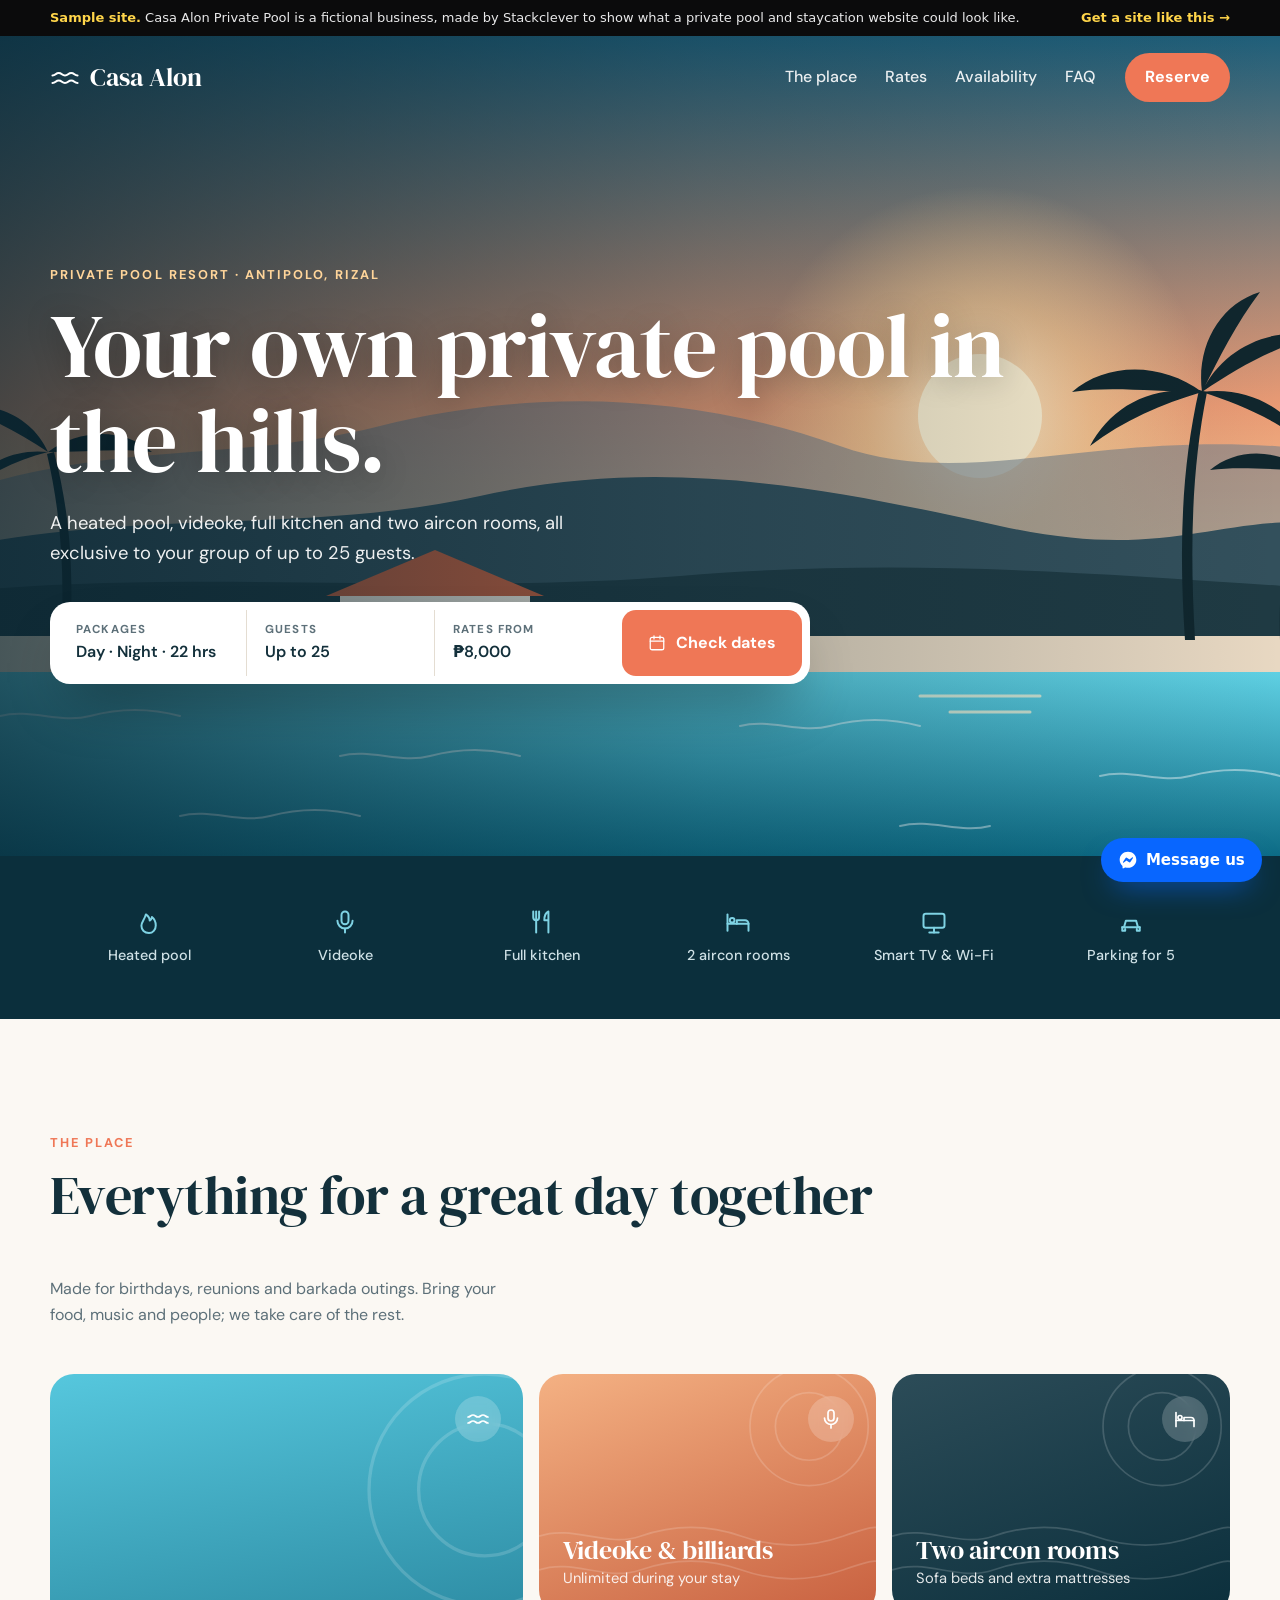
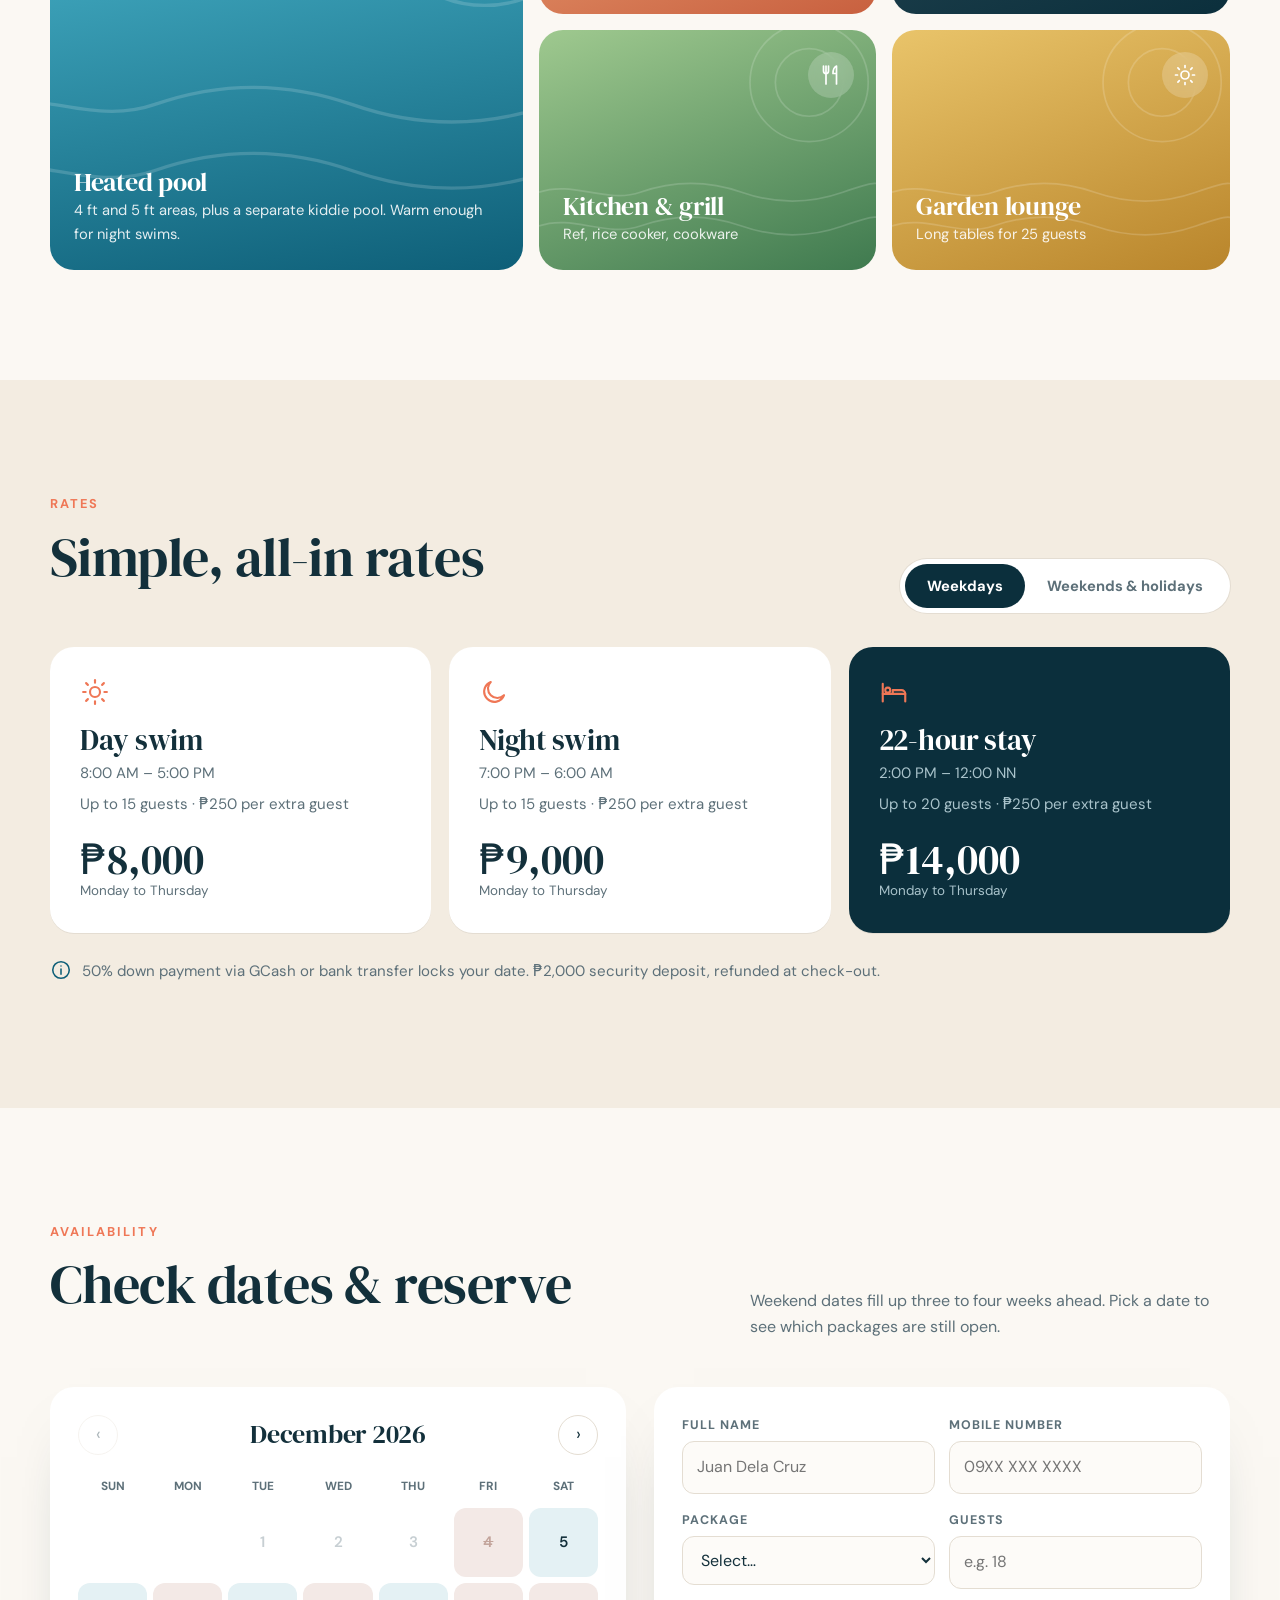
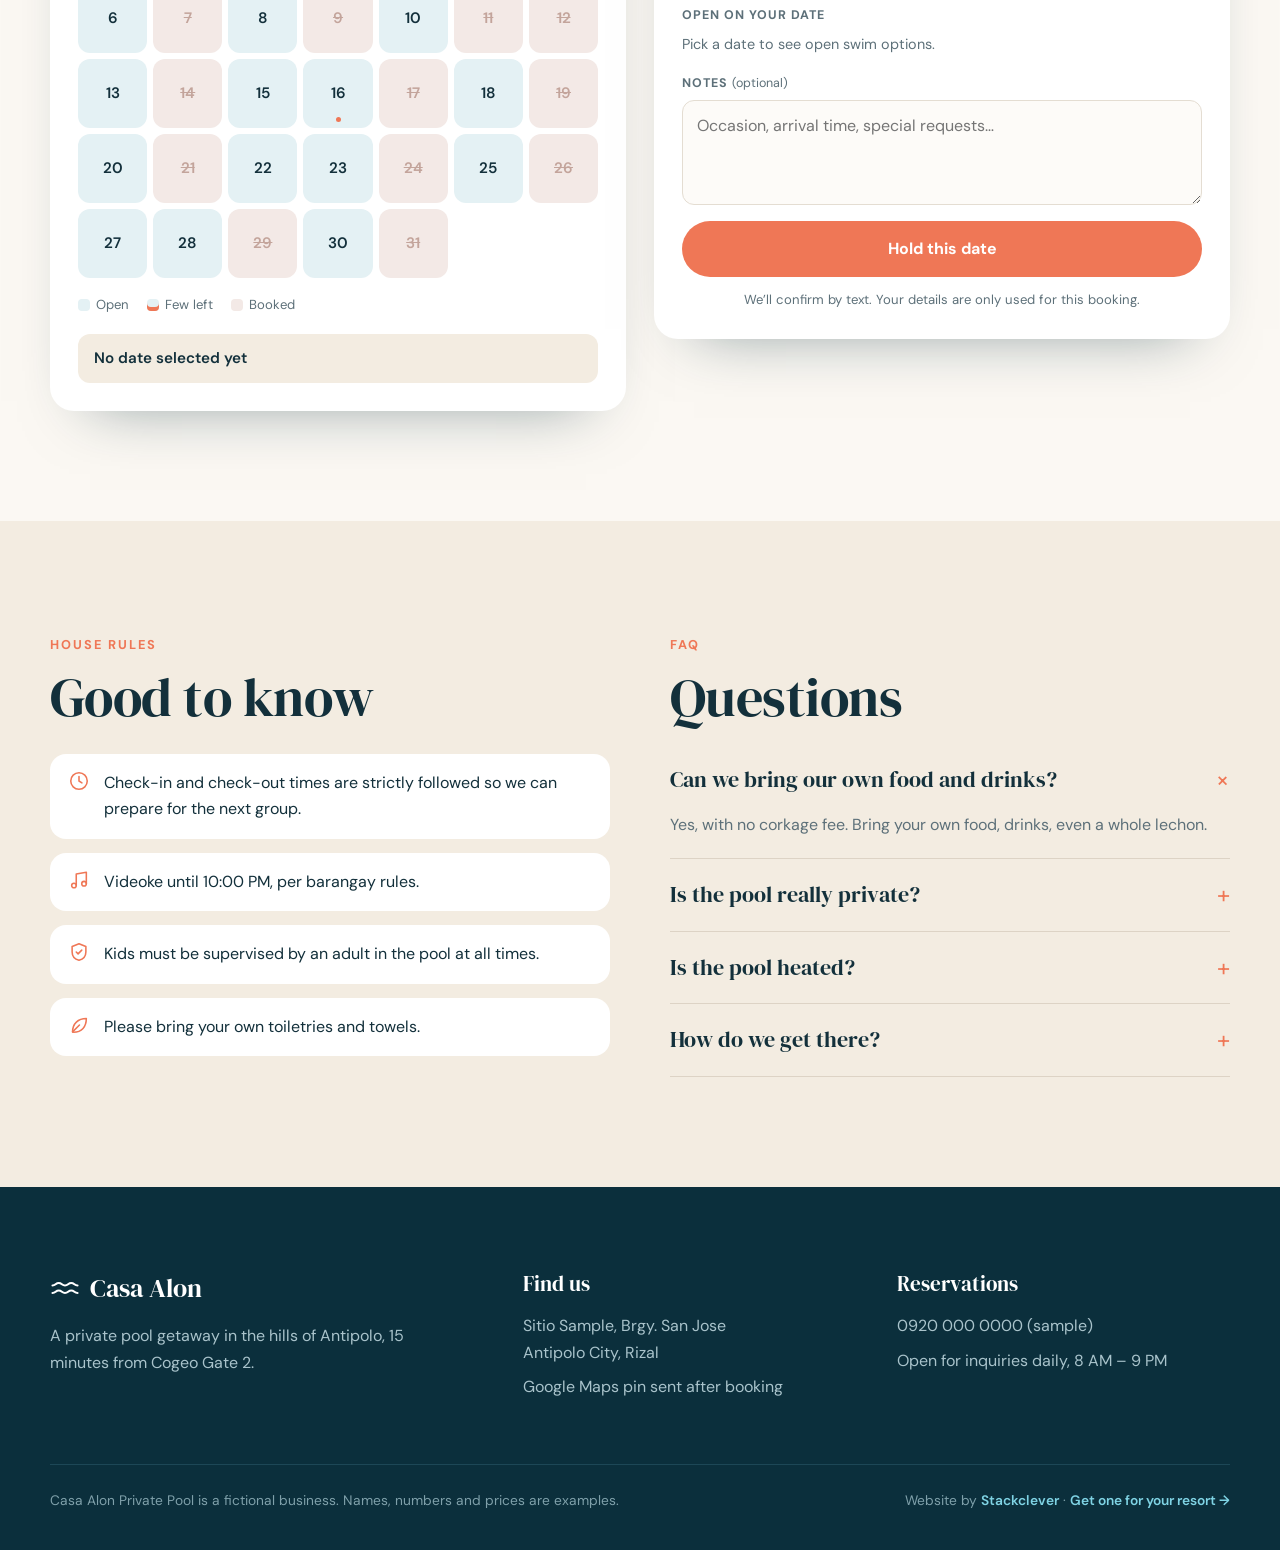
<file: samples/casa-alon/index.html>
<!DOCTYPE html>
<html lang="en">
<head>
<meta charset="utf-8">
<meta name="viewport" content="width=device-width, initial-scale=1">
<title>Casa Alon Private Pool · Sample private pool and staycation website by Stackclever</title>
<meta name="description" content="Sample private pool and staycation website by Stackclever. Casa Alon Private Pool is a fictional business.">
<meta name="robots" content="noindex, nofollow">
<meta name="theme-color" content="#0b2f3c">
<meta property="og:title" content="Sample private pool and staycation website · Stackclever">
<meta property="og:description" content="Price list, online booking, FAQs and Messenger in one mobile-friendly site.">
<link rel="preconnect" href="https://fonts.googleapis.com">
<link rel="preconnect" href="https://fonts.gstatic.com" crossorigin>
<link href="https://fonts.googleapis.com/css2?family=DM+Serif+Display&family=DM+Sans:wght@400;500;600;700&display=swap" rel="stylesheet">
<style>
/* Base shared by all samples. Each page defines: --brand --brand-ink --soft --ink --muted --line --bg --surface --r */
*,*::before,*::after{box-sizing:border-box}
html{scroll-behavior:smooth;scroll-padding-top:90px}
body{margin:0;background:var(--bg);color:var(--ink);-webkit-font-smoothing:antialiased}
img,svg{display:block;max-width:100%}
a{color:inherit}
p{margin:0 0 1em}
h1,h2,h3,h4{margin:0 0 .5em}
.wrap{width:min(1180px,100% - 40px);margin-inline:auto}
.ico{width:22px;height:22px;flex:none;fill:none;stroke:currentColor;stroke-width:1.7;stroke-linecap:round;stroke-linejoin:round}
.sr{position:absolute;width:1px;height:1px;overflow:hidden;clip:rect(0 0 0 0)}

.sample-bar{background:#0b0b0c;color:#e9e9ea;font:13px/1.5 system-ui,-apple-system,"Segoe UI",Roboto,sans-serif}
.sample-bar .wrap{display:flex;align-items:center;justify-content:space-between;gap:6px 16px;flex-wrap:wrap;padding:8px 0}
.sample-bar p{margin:0}
.sample-bar b{color:#ffd54a;font-weight:600}
.sample-bar a{color:#ffd54a;font-weight:600;text-decoration:none;white-space:nowrap}
.sample-bar a:hover{text-decoration:underline}

/* Booking engine pieces */
.slots{display:grid;grid-template-columns:repeat(auto-fill,minmax(98px,1fr));gap:8px}
.slot{font:inherit;font-size:.88rem;padding:.65em .4em;border-radius:calc(var(--r) * .6);border:1px solid var(--line);background:var(--surface);color:var(--ink);cursor:pointer;transition:border-color .15s,background .15s}
.slot:hover:not(:disabled){border-color:var(--brand)}
.slot[aria-pressed="true"]{background:var(--brand);border-color:var(--brand);color:var(--brand-ink)}
.slot:disabled{opacity:.45;text-decoration:line-through;cursor:not-allowed}
.slots__empty{grid-column:1/-1;margin:0;color:var(--muted);font-size:.9rem}
.form__error{color:#b42318;font-size:.9rem;font-weight:500}
.done{text-align:center;padding:8px 0}
.done__icon{display:grid;place-items:center;width:56px;height:56px;border-radius:50%;background:var(--soft);color:var(--brand);margin:0 auto 14px}
.done__icon .ico{width:28px;height:28px;stroke-width:2.2}
.done h3{margin-bottom:.3em}
.done>p{color:var(--muted)}
.done dl{display:grid;grid-template-columns:auto 1fr;gap:8px 18px;text-align:left;margin:18px 0;padding:16px 18px;border-radius:var(--r);background:var(--soft);font-size:.94rem}
.done dt{color:var(--muted)}
.done dd{margin:0;font-weight:600}
.done__demo{font-size:.84rem;color:#6b5a12;background:#fff8d6;border:1px solid #f1e2a0;border-radius:10px;padding:10px 12px;text-align:left}
.done .again{font:inherit;font-weight:600;background:none;border:1px solid var(--line);color:var(--ink);padding:.6em 1.2em;border-radius:999px;cursor:pointer}

.chat{position:fixed;right:18px;bottom:18px;z-index:60;display:inline-flex;align-items:center;gap:8px;padding:.8em 1.15em;border:0;border-radius:999px;background:#0866ff;color:#fff;font:600 15px/1 system-ui,-apple-system,"Segoe UI",Roboto,sans-serif;cursor:pointer;box-shadow:0 14px 30px -12px rgba(8,102,255,.7)}
.chat svg{width:20px;height:20px}
.toast{position:fixed;left:50%;bottom:86px;z-index:70;transform:translate(-50%,16px);opacity:0;pointer-events:none;background:#111;color:#fff;padding:12px 18px;border-radius:12px;font:14px/1.45 system-ui,sans-serif;max-width:min(420px,100% - 32px);text-align:center;transition:.25s}
.toast.is-on{opacity:1;transform:translate(-50%,0)}
.credit{font-size:.85rem;color:var(--muted)}
.credit a{color:var(--brand);font-weight:600;text-decoration:none}
@media (max-width:540px){.chat span{display:none}.wrap{width:min(1180px,100% - 32px)}}
[hidden]{display:none!important}


body{--brand:#0e5f78;--brand-ink:#fff;--soft:#e4f1f4;--ink:#13303b;--muted:#5d7079;--line:#e4ddd2;--bg:#fbf8f3;--surface:#fff;--r:16px;--coral:#ef7756;--sand:#f3ece1;--deep:#0b2f3c;font:16px/1.65 "DM Sans",system-ui,sans-serif}
h1,h2,h3{font-family:"DM Serif Display",Georgia,serif;font-weight:400;line-height:1.05;letter-spacing:-.01em}
h2{font-size:clamp(2.2rem,4.4vw,3.4rem)}
.kick{display:inline-block;font-size:.8rem;font-weight:700;letter-spacing:.16em;text-transform:uppercase;color:var(--coral);margin-bottom:14px}
.btn{display:inline-flex;align-items:center;justify-content:center;gap:10px;padding:15px 26px;border-radius:999px;background:var(--coral);color:#fff;border:0;font:inherit;font-weight:700;text-decoration:none;cursor:pointer;transition:transform .2s,box-shadow .2s}
.btn:hover{transform:translateY(-2px);box-shadow:0 14px 28px -12px rgba(239,119,86,.7)}
.btn .ico{width:18px;height:18px}
.hero{position:relative;min-height:min(92vh,820px);color:#fff;display:flex;flex-direction:column;overflow:hidden}
.hero__scene{position:absolute;inset:0;width:100%;height:100%}
.hero::after{content:"";position:absolute;inset:0;background:linear-gradient(90deg,rgba(9,36,48,.72) 0%,rgba(9,36,48,.25) 55%,rgba(9,36,48,0) 100%)}
.hd{position:relative;z-index:2}
.hd .wrap{display:flex;align-items:center;gap:30px;height:84px}
.logo{display:flex;align-items:center;gap:10px;text-decoration:none;font-family:"DM Serif Display",serif;font-size:1.6rem}
.logo .ico{width:30px;height:30px}
.hd nav{display:flex;gap:28px;margin-left:auto}
.hd nav a{text-decoration:none;font-weight:500;opacity:.9}
.hd nav a:hover{opacity:1}
.hd .btn{padding:11px 20px}
.hero__in{position:relative;z-index:2;flex:1;display:flex;flex-direction:column;justify-content:center;padding:40px 0 70px}
.hero h1{font-size:clamp(3rem,7vw,5.8rem);max-width:11em;margin-bottom:20px;text-shadow:0 4px 30px rgba(0,0,0,.25)}
.hero p{font-size:1.15rem;max-width:30em;opacity:.92}
.finder{margin-top:34px;display:grid;grid-template-columns:repeat(3,1fr) auto;background:#fff;color:var(--ink);border-radius:20px;padding:8px;max-width:760px;box-shadow:0 30px 60px -20px rgba(0,0,0,.45)}
.finder div{padding:10px 18px}
.finder div+div{border-left:1px solid var(--line)}
.finder small{display:block;font-size:.72rem;font-weight:700;letter-spacing:.1em;text-transform:uppercase;color:var(--muted)}
.finder b{font-weight:600}
.finder .btn{border-radius:14px}
.amen{background:var(--deep);color:#cfe1e6}
.amen .wrap{display:grid;grid-template-columns:repeat(6,1fr);gap:10px}
.amen div{display:flex;flex-direction:column;align-items:center;gap:8px;padding:26px 6px;text-align:center;font-size:.9rem;font-weight:500}
.amen .ico{width:28px;height:28px;color:#7fd3e4}
.sec{padding:110px 0}
.sec--sand{background:var(--sand)}
.head{display:flex;justify-content:space-between;align-items:end;gap:24px;flex-wrap:wrap;margin-bottom:46px}
.head p{color:var(--muted);max-width:30em;margin:0}
.bento{display:grid;grid-template-columns:1.4fr 1fr 1fr;grid-template-rows:240px 240px;gap:16px}
.tile{position:relative;border-radius:24px;overflow:hidden;color:#fff;padding:24px;display:flex;flex-direction:column;justify-content:flex-end}
.tile svg.bg{position:absolute;inset:0;width:100%;height:100%}
.tile>*:not(.bg):not(i){position:relative}
.tile h3{font-size:1.6rem;margin:0 0 2px}
.tile p{margin:0;font-size:.92rem;opacity:.88}
.tile--big{grid-row:span 2}
.t1{background:linear-gradient(170deg,#56c7dd,#0e5f78)}
.t2{background:linear-gradient(160deg,#f4b183,#c8603f)}
.t3{background:linear-gradient(160deg,#2c4c58,#0b2f3c)}
.t4{background:linear-gradient(160deg,#9fc98f,#3f7a4f)}
.t5{background:linear-gradient(160deg,#e9c46a,#b9852b)}
.tile i{position:absolute;top:22px;right:22px;display:grid;place-items:center;width:46px;height:46px;border-radius:50%;background:rgba(255,255,255,.2);backdrop-filter:blur(6px)}
.tile i .ico{width:24px;height:24px}
.ratehead{display:flex;justify-content:space-between;align-items:end;gap:20px;flex-wrap:wrap;margin-bottom:34px}
.toggle{display:inline-flex;background:#fff;border-radius:999px;padding:5px;box-shadow:0 0 0 1px var(--line)}
.toggle button{font:inherit;font-weight:700;font-size:.92rem;border:0;background:none;padding:10px 22px;border-radius:999px;color:var(--muted);cursor:pointer}
.toggle button[aria-selected="true"]{background:var(--deep);color:#fff}
.rates{display:grid;grid-template-columns:repeat(3,1fr);gap:18px}
.rate{background:#fff;border-radius:24px;padding:30px;display:flex;flex-direction:column;box-shadow:0 1px 0 var(--line)}
.rate.hl{background:var(--deep);color:#d4e4e9}
.rate.hl h3,.rate.hl .amt{color:#fff}
.rate .ico{width:30px;height:30px;color:var(--coral);margin-bottom:18px}
.rate h3{font-size:1.8rem;margin-bottom:6px}
.rate ul{list-style:none;padding:0;margin:0 0 22px;display:grid;gap:6px;font-size:.94rem;color:var(--muted)}
.rate.hl ul{color:#a9c3cb}
.rate .amt{font-family:"DM Serif Display",serif;font-size:2.6rem;margin-top:auto;line-height:1}
.rate small{color:var(--muted);font-size:.84rem}
.rate.hl small{color:#a9c3cb}
.incl{margin-top:26px;color:var(--muted);font-size:.94rem;display:flex;gap:10px;align-items:flex-start}
.incl .ico{color:var(--brand);flex:none}
.reserve{display:grid;grid-template-columns:1fr 1fr;gap:28px;align-items:start}
.cal,.bform{background:#fff;border-radius:24px;padding:28px;box-shadow:0 30px 60px -40px rgba(11,47,60,.5)}
.cal__top{display:flex;align-items:center;justify-content:space-between;margin-bottom:16px}
.cal__top h3{font-size:1.6rem;margin:0}
.cal__top button{font:inherit;width:40px;height:40px;border-radius:50%;border:1px solid var(--line);background:#fff;cursor:pointer;color:var(--ink);font-size:1.1rem}
.cal__top button:disabled{opacity:.35;cursor:not-allowed}
.cal__grid{display:grid;grid-template-columns:repeat(7,1fr);gap:6px;text-align:center}
.cal__grid .dow{font-size:.74rem;font-weight:700;color:var(--muted);text-transform:uppercase;padding:6px 0}
.day{font:inherit;font-weight:600;aspect-ratio:1;border-radius:12px;border:0;background:var(--soft);color:var(--ink);cursor:pointer;position:relative;font-size:.95rem}
.day:hover:not(:disabled){outline:2px solid var(--brand)}
.day.part::after{content:"";position:absolute;left:50%;bottom:6px;width:5px;height:5px;margin-left:-2.5px;border-radius:50%;background:var(--coral)}
.day.full{background:#f3e9e6;color:#c3a49b;text-decoration:line-through;cursor:not-allowed}
.day.past{background:none;color:#c7cfd3;cursor:not-allowed}
.day[aria-pressed="true"]{background:var(--deep);color:#fff}
.legend{display:flex;gap:18px;flex-wrap:wrap;margin-top:16px;font-size:.82rem;color:var(--muted)}
.legend span{display:flex;align-items:center;gap:6px}
.legend i{width:12px;height:12px;border-radius:4px;display:inline-block}
.picked{margin:18px 0 0;padding:12px 16px;border-radius:12px;background:var(--sand);font-weight:600;font-size:.95rem}
.f-row{display:grid;grid-template-columns:1fr 1fr;gap:14px}
.f{display:flex;flex-direction:column;gap:6px;margin:0 0 16px;border:0;padding:0;min-width:0}
.f label,.f legend{font-size:.78rem;font-weight:700;letter-spacing:.08em;text-transform:uppercase;color:var(--muted);padding:0}
.f legend{margin-bottom:8px}
.f input,.f select,.f textarea{font:inherit;padding:12px 14px;border-radius:12px;border:1.5px solid var(--line);background:#fdfbf8;color:var(--ink);width:100%}
.f input:focus,.f select:focus,.f textarea:focus{outline:0;border-color:var(--brand);background:#fff}
.opt{text-transform:none;letter-spacing:0;font-weight:400}
.slot{border-radius:12px;font-weight:600}
.bform .btn{width:100%}
.f-note{font-size:.82rem;color:var(--muted);text-align:center;margin:12px 0 0}
.two{display:grid;grid-template-columns:1fr 1fr;gap:60px}
.rules{list-style:none;padding:0;margin:0;display:grid;gap:14px}
.rules li{display:flex;gap:14px;padding:16px 18px;background:#fff;border-radius:16px}
.rules .ico{color:var(--coral)}
.qa details{border-bottom:1px solid #ddd3c5;padding:4px 0}
.qa summary{cursor:pointer;list-style:none;font-family:"DM Serif Display",serif;font-size:1.35rem;padding:14px 30px 14px 0;position:relative}
.qa summary::-webkit-details-marker{display:none}
.qa summary::after{content:"+";position:absolute;right:0;top:12px;font-family:"DM Sans",sans-serif;font-size:1.5rem;color:var(--coral);transition:transform .2s}
.qa details[open] summary::after{transform:rotate(45deg)}
.qa p{color:var(--muted)}
.ft{background:var(--deep);color:#a9c3cb;padding:80px 0 30px}
.ft .wrap>div:first-child{display:grid;grid-template-columns:1.3fr 1fr 1fr;gap:40px}
.ft .logo{color:#fff}
.ft h4{color:#fff;font-family:"DM Serif Display",serif;font-weight:400;font-size:1.3rem;margin-bottom:12px}
.ft p{margin:0 0 8px}
.ft .credit{margin-top:56px;padding-top:24px;border-top:1px solid #1d4756;display:flex;justify-content:space-between;gap:12px;flex-wrap:wrap;font-size:.86rem;color:#7fa0aa}
.ft .credit a{color:#7fd3e4}
@media (max-width:980px){
 .hd nav{display:none}
 .hd .btn{margin-left:auto}
 .finder{grid-template-columns:1fr 1fr}
 .finder div:nth-child(3){border-left:0}
 .finder .btn{grid-column:1/-1}
 .amen .wrap{grid-template-columns:repeat(3,1fr)}
 .bento{grid-template-columns:1fr 1fr;grid-template-rows:none;grid-auto-rows:200px}
 .tile--big{grid-column:span 2;grid-row:auto}
 .rates,.reserve,.two{grid-template-columns:1fr}
 .ft .wrap>div:first-child{grid-template-columns:1fr}
}
@media (max-width:600px){
 .hero h1{font-size:2.8rem}
 .finder{grid-template-columns:1fr}
 .finder div+div{border-left:0;border-top:1px solid var(--line)}
 .amen .wrap{grid-template-columns:repeat(2,1fr)}
 .bento{grid-template-columns:1fr}
 .tile--big{grid-column:auto}
 .sec{padding:72px 0}
 .cal,.bform{padding:20px}
 .f-row{grid-template-columns:1fr}
}
</style>
</head>
<body class="">
<div class="sample-bar" role="note"><div class="wrap">
  <p><b>Sample site.</b> Casa Alon Private Pool is a fictional business, made by Stackclever to show what a private pool and staycation website could look like.</p>
  <a href="https://xcmoizoe.github.io/service/#contact">Get a site like this →</a>
</div></div>

<section class="hero">
  <svg class="hero__scene" viewBox="0 0 1440 820" preserveAspectRatio="xMidYMid slice" aria-hidden="true">
  <defs>
    <linearGradient id="sky" x1="0" y1="0" x2="0" y2="1"><stop offset="0" stop-color="#1f5f7a"/><stop offset=".45" stop-color="#e99a74"/><stop offset=".62" stop-color="#f6c38e"/></linearGradient>
    <linearGradient id="water" x1="0" y1="0" x2="0" y2="1"><stop offset="0" stop-color="#5fd0e3"/><stop offset="1" stop-color="#0d6c86"/></linearGradient>
    <radialGradient id="sunG" cx="50%" cy="50%" r="50%"><stop offset="0" stop-color="#fff3d6"/><stop offset=".5" stop-color="#ffd59a" stop-opacity=".6"/><stop offset="1" stop-color="#ffd59a" stop-opacity="0"/></radialGradient>
  </defs>
  <rect width="1440" height="820" fill="url(#sky)"/>
  <circle cx="1060" cy="380" r="230" fill="url(#sunG)"/><circle cx="1060" cy="380" r="62" fill="#fff1d2"/>
  <path d="M0 470 C180 400 300 430 460 390 S780 360 920 410 1200 380 1440 420 V820 H0Z" fill="#6f7f8c" opacity=".55"/>
  <path d="M0 520 C200 470 380 500 560 460 S900 450 1080 490 1300 470 1440 490 V820 H0Z" fill="#33505c"/>
  <path d="M0 560 C240 530 520 560 760 540 S1200 540 1440 555 V820 H0Z" fill="#1f3a43"/>
  <rect x="0" y="600" width="1440" height="40" fill="#e8d8c2"/>
  <rect x="0" y="636" width="1440" height="184" fill="url(#water)"/>
  <g fill="none" stroke="#fff" stroke-opacity=".45" stroke-width="2" stroke-linecap="round">
    <path d="M80 680c30-8 60 8 90 0s60-8 90 0"/><path d="M420 720c30-8 60 8 90 0s60-8 90 0"/><path d="M820 690c30-8 60 8 90 0s60-8 90 0"/><path d="M1180 740c30-8 60 8 90 0s60-8 90 0"/><path d="M260 780c30-8 60 8 90 0s60-8 90 0"/><path d="M980 790c30-8 60 8 90 0"/>
  </g>
  <path d="M1000 660 h120 M1030 676 h80" stroke="#fff1d2" stroke-opacity=".7" stroke-width="3" stroke-linecap="round"/>
  <g fill="#10262d">
    <path d="M1265 604c-6-90-4-170 14-250l8 2c-16 80-17 160-12 248z"/>
    <path d="M1282 356c-40-30-96-30-130 0 40-6 80 0 130 0zM1282 356c20-44 70-66 114-56-38 10-76 30-114 56zM1282 356c-6-46 18-88 58-100-24 32-40 64-58 100zM1282 356c-52-8-92 16-112 54 34-26 72-42 112-54zM1282 356c42-6 86 14 104 52-30-24-66-40-104-52z"/>
    <path d="M1360 604c-2-60 6-120 26-170l7 3c-18 50-26 108-24 167z"/>
    <path d="M1386 434c-30-22-70-22-96 0 30-4 60 0 96 0zM1386 434c16-32 52-48 84-40-28 8-56 22-84 40zM1386 434c30-4 62 10 76 38-22-18-48-30-76-38z"/>
    <path d="M150 606c4-70 0-130-16-190l-7 2c14 60 18 120 14 188z"/>
    <path d="M128 416c32-24 76-24 104 0-32-4-66 0-104 0zM128 416c-16-36-56-52-90-44 30 8 60 24 90 44zM128 416c-34-4-68 12-84 42 24-20 52-34 84-42z"/>
  </g>
  <g transform="translate(420 560)"><rect x="0" y="0" width="190" height="44" fill="#f3ece1"/><path d="M-14 0 L95 -46 L204 0Z" fill="#c8603f"/><rect x="20" y="12" width="34" height="32" fill="#2b4a55"/><rect x="78" y="12" width="34" height="22" fill="#ffd59a"/><rect x="136" y="12" width="34" height="22" fill="#ffd59a"/></g>
</svg>
  <header class="hd"><div class="wrap">
    <a href="#" class="logo"><svg class="ico" viewBox="0 0 24 24" aria-hidden="true"><path d="M2 10c2.5 0 2.5-2 5-2s2.5 2 5 2 2.5-2 5-2 2.5 2 5 2"/><path d="M2 16c2.5 0 2.5-2 5-2s2.5 2 5 2 2.5-2 5-2 2.5 2 5 2"/></svg> Casa Alon</a>
    <nav aria-label="Main"><a href="#place">The place</a><a href="#rates">Rates</a><a href="#reserve">Availability</a><a href="#faq">FAQ</a></nav>
    <a href="#reserve" class="btn">Reserve</a>
  </div></header>
  <div class="hero__in"><div class="wrap">
    <span class="kick" style="color:#ffd59a">Private pool resort · Antipolo, Rizal</span>
    <h1>Your own private pool in the hills.</h1>
    <p>A heated pool, videoke, full kitchen and two aircon rooms, all exclusive to your group of up to 25 guests.</p>
    <div class="finder">
      <div><small>Packages</small><b>Day · Night · 22 hrs</b></div>
      <div><small>Guests</small><b>Up to 25</b></div>
      <div><small>Rates from</small><b>₱8,000</b></div>
      <a href="#reserve" class="btn"><svg class="ico" viewBox="0 0 24 24" aria-hidden="true"><rect x="3" y="4.5" width="18" height="16.5" rx="2.5"/><path d="M3 9.5h18"/><path d="M8 2.5v4"/><path d="M16 2.5v4"/></svg> Check dates</a>
    </div>
  </div></div>
</section>
<div class="amen"><div class="wrap">
  <div><svg class="ico" viewBox="0 0 24 24" aria-hidden="true"><path d="M12 21.5c-3.9 0-6.5-2.7-6.5-6.2 0-3.7 2.9-5.6 3.8-9.8 2.1 1.4 3.3 3.4 3.3 5.3 1-.6 1.7-1.7 1.9-3 2.1 1.7 3.3 4.2 3.3 7.2 0 3.7-2.6 6.5-5.8 6.5z"/></svg>Heated pool</div><div><svg class="ico" viewBox="0 0 24 24" aria-hidden="true"><rect x="9" y="3" width="6" height="11" rx="3"/><path d="M5.5 11a6.5 6.5 0 0 0 13 0"/><path d="M12 17.5v3.5"/></svg>Videoke</div><div><svg class="ico" viewBox="0 0 24 24" aria-hidden="true"><path d="M7 3v18"/><path d="M4.5 3v5a2.5 2.5 0 0 0 5 0V3"/><path d="M17.5 21V3c-2.2 1-3.5 3.6-3.5 7.5h3.5"/></svg>Full kitchen</div><div><svg class="ico" viewBox="0 0 24 24" aria-hidden="true"><path d="M3 19.5V5.5"/><path d="M3 13.5h18v6"/><path d="M21 13.5a3 3 0 0 0-3-3h-7v3"/><circle cx="7" cy="10.5" r="2"/></svg>2 aircon rooms</div><div><svg class="ico" viewBox="0 0 24 24" aria-hidden="true"><rect x="3" y="5" width="18" height="12" rx="2"/><path d="M8 21h8"/><path d="M12 17v4"/></svg>Smart TV &amp; Wi-Fi</div><div><svg class="ico" viewBox="0 0 24 24" aria-hidden="true"><path d="M4.5 16.5h15"/><path d="M6 16.5l1.6-5.5h8.8l1.6 5.5"/><path d="M4.5 16.5v3h2.5v-1.5"/><path d="M17 18v1.5h2.5v-3"/></svg>Parking for 5</div>
</div></div>
<main>
<section class="sec" id="place"><div class="wrap">
  <div class="head"><div><span class="kick">The place</span><h2>Everything for a great day together</h2></div><p>Made for birthdays, reunions and barkada outings. Bring your food, music and people; we take care of the rest.</p></div>
  <div class="bento">
    <div class="tile tile--big t1"><svg class="bg" viewBox="0 0 400 300" preserveAspectRatio="xMidYMid slice" aria-hidden="true"><g fill="none" stroke="#fff" stroke-opacity=".16" stroke-width="2"><path d="M0 200c40-14 80 14 120 0s80-14 120 0 80 14 120 0 40-14 60 0"/><path d="M0 240c40-14 80 14 120 0s80-14 120 0 80 14 120 0 40-14 60 0"/><circle cx="320" cy="70" r="40"/><circle cx="320" cy="70" r="70"/></g></svg><i><svg class="ico" viewBox="0 0 24 24" aria-hidden="true"><path d="M2 10c2.5 0 2.5-2 5-2s2.5 2 5 2 2.5-2 5-2 2.5 2 5 2"/><path d="M2 16c2.5 0 2.5-2 5-2s2.5 2 5 2 2.5-2 5-2 2.5 2 5 2"/></svg></i><h3>Heated pool</h3><p>4 ft and 5 ft areas, plus a separate kiddie pool. Warm enough for night swims.</p></div>
    <div class="tile t2"><svg class="bg" viewBox="0 0 400 300" preserveAspectRatio="xMidYMid slice" aria-hidden="true"><g fill="none" stroke="#fff" stroke-opacity=".16" stroke-width="2"><path d="M0 200c40-14 80 14 120 0s80-14 120 0 80 14 120 0 40-14 60 0"/><path d="M0 240c40-14 80 14 120 0s80-14 120 0 80 14 120 0 40-14 60 0"/><circle cx="320" cy="70" r="40"/><circle cx="320" cy="70" r="70"/></g></svg><i><svg class="ico" viewBox="0 0 24 24" aria-hidden="true"><rect x="9" y="3" width="6" height="11" rx="3"/><path d="M5.5 11a6.5 6.5 0 0 0 13 0"/><path d="M12 17.5v3.5"/></svg></i><h3>Videoke &amp; billiards</h3><p>Unlimited during your stay</p></div>
    <div class="tile t3"><svg class="bg" viewBox="0 0 400 300" preserveAspectRatio="xMidYMid slice" aria-hidden="true"><g fill="none" stroke="#fff" stroke-opacity=".16" stroke-width="2"><path d="M0 200c40-14 80 14 120 0s80-14 120 0 80 14 120 0 40-14 60 0"/><path d="M0 240c40-14 80 14 120 0s80-14 120 0 80 14 120 0 40-14 60 0"/><circle cx="320" cy="70" r="40"/><circle cx="320" cy="70" r="70"/></g></svg><i><svg class="ico" viewBox="0 0 24 24" aria-hidden="true"><path d="M3 19.5V5.5"/><path d="M3 13.5h18v6"/><path d="M21 13.5a3 3 0 0 0-3-3h-7v3"/><circle cx="7" cy="10.5" r="2"/></svg></i><h3>Two aircon rooms</h3><p>Sofa beds and extra mattresses</p></div>
    <div class="tile t4"><svg class="bg" viewBox="0 0 400 300" preserveAspectRatio="xMidYMid slice" aria-hidden="true"><g fill="none" stroke="#fff" stroke-opacity=".16" stroke-width="2"><path d="M0 200c40-14 80 14 120 0s80-14 120 0 80 14 120 0 40-14 60 0"/><path d="M0 240c40-14 80 14 120 0s80-14 120 0 80 14 120 0 40-14 60 0"/><circle cx="320" cy="70" r="40"/><circle cx="320" cy="70" r="70"/></g></svg><i><svg class="ico" viewBox="0 0 24 24" aria-hidden="true"><path d="M7 3v18"/><path d="M4.5 3v5a2.5 2.5 0 0 0 5 0V3"/><path d="M17.5 21V3c-2.2 1-3.5 3.6-3.5 7.5h3.5"/></svg></i><h3>Kitchen &amp; grill</h3><p>Ref, rice cooker, cookware</p></div>
    <div class="tile t5"><svg class="bg" viewBox="0 0 400 300" preserveAspectRatio="xMidYMid slice" aria-hidden="true"><g fill="none" stroke="#fff" stroke-opacity=".16" stroke-width="2"><path d="M0 200c40-14 80 14 120 0s80-14 120 0 80 14 120 0 40-14 60 0"/><path d="M0 240c40-14 80 14 120 0s80-14 120 0 80 14 120 0 40-14 60 0"/><circle cx="320" cy="70" r="40"/><circle cx="320" cy="70" r="70"/></g></svg><i><svg class="ico" viewBox="0 0 24 24" aria-hidden="true"><circle cx="12" cy="12" r="4"/><path d="M12 2.5v2"/><path d="M12 19.5v2"/><path d="M4.9 4.9l1.4 1.4"/><path d="M17.7 17.7l1.4 1.4"/><path d="M2.5 12h2"/><path d="M19.5 12h2"/><path d="M4.9 19.1l1.4-1.4"/><path d="M17.7 6.3l1.4-1.4"/></svg></i><h3>Garden lounge</h3><p>Long tables for 25 guests</p></div>
  </div>
</div></section>

<section class="sec sec--sand" id="rates"><div class="wrap" data-tabs>
  <div class="ratehead"><div><span class="kick">Rates</span><h2>Simple, all-in rates</h2></div>
    <div class="toggle" role="tablist"><button role="tab" aria-selected="true" aria-controls="r-wd">Weekdays</button><button role="tab" aria-selected="false" aria-controls="r-we">Weekends &amp; holidays</button></div>
  </div>
  <div class="rates" id="r-wd" role="tabpanel"><div class="rate"><svg class="ico" viewBox="0 0 24 24" aria-hidden="true"><circle cx="12" cy="12" r="4"/><path d="M12 2.5v2"/><path d="M12 19.5v2"/><path d="M4.9 4.9l1.4 1.4"/><path d="M17.7 17.7l1.4 1.4"/><path d="M2.5 12h2"/><path d="M19.5 12h2"/><path d="M4.9 19.1l1.4-1.4"/><path d="M17.7 6.3l1.4-1.4"/></svg><h3>Day swim</h3><ul><li>8:00 AM – 5:00 PM</li><li>Up to 15 guests · ₱250 per extra guest</li></ul><span class="amt">₱8,000</span><small>Monday to Thursday</small></div><div class="rate"><svg class="ico" viewBox="0 0 24 24" aria-hidden="true"><path d="M20 14.6A8.2 8.2 0 1 1 9.4 4a6.6 6.6 0 0 0 10.6 10.6z"/></svg><h3>Night swim</h3><ul><li>7:00 PM – 6:00 AM</li><li>Up to 15 guests · ₱250 per extra guest</li></ul><span class="amt">₱9,000</span><small>Monday to Thursday</small></div><div class="rate hl"><svg class="ico" viewBox="0 0 24 24" aria-hidden="true"><path d="M3 19.5V5.5"/><path d="M3 13.5h18v6"/><path d="M21 13.5a3 3 0 0 0-3-3h-7v3"/><circle cx="7" cy="10.5" r="2"/></svg><h3>22-hour stay</h3><ul><li>2:00 PM – 12:00 NN</li><li>Up to 20 guests · ₱250 per extra guest</li></ul><span class="amt">₱14,000</span><small>Monday to Thursday</small></div></div>
  <div class="rates" id="r-we" role="tabpanel" hidden><div class="rate"><svg class="ico" viewBox="0 0 24 24" aria-hidden="true"><circle cx="12" cy="12" r="4"/><path d="M12 2.5v2"/><path d="M12 19.5v2"/><path d="M4.9 4.9l1.4 1.4"/><path d="M17.7 17.7l1.4 1.4"/><path d="M2.5 12h2"/><path d="M19.5 12h2"/><path d="M4.9 19.1l1.4-1.4"/><path d="M17.7 6.3l1.4-1.4"/></svg><h3>Day swim</h3><ul><li>8:00 AM – 5:00 PM</li><li>Up to 15 guests · ₱300 per extra guest</li></ul><span class="amt">₱10,000</span><small>Friday to Sunday & holidays</small></div><div class="rate"><svg class="ico" viewBox="0 0 24 24" aria-hidden="true"><path d="M20 14.6A8.2 8.2 0 1 1 9.4 4a6.6 6.6 0 0 0 10.6 10.6z"/></svg><h3>Night swim</h3><ul><li>7:00 PM – 6:00 AM</li><li>Up to 15 guests · ₱300 per extra guest</li></ul><span class="amt">₱11,000</span><small>Friday to Sunday & holidays</small></div><div class="rate hl"><svg class="ico" viewBox="0 0 24 24" aria-hidden="true"><path d="M3 19.5V5.5"/><path d="M3 13.5h18v6"/><path d="M21 13.5a3 3 0 0 0-3-3h-7v3"/><circle cx="7" cy="10.5" r="2"/></svg><h3>22-hour stay</h3><ul><li>2:00 PM – 12:00 NN</li><li>Up to 20 guests · ₱300 per extra guest</li></ul><span class="amt">₱17,000</span><small>Friday to Sunday & holidays</small></div></div>
  <p class="incl"><svg class="ico" viewBox="0 0 24 24" aria-hidden="true"><circle cx="12" cy="12" r="9"/><path d="M12 11v5.5"/><path d="M12 7.6v.01"/></svg> 50% down payment via GCash or bank transfer locks your date. ₱2,000 security deposit, refunded at check-out.</p>
</div></section>

<section class="sec" id="reserve"><div class="wrap">
  <div class="head"><div><span class="kick">Availability</span><h2>Check dates &amp; reserve</h2></div><p>Weekend dates fill up three to four weeks ahead. Pick a date to see which packages are still open.</p></div>
  <div class="reserve">
    <div class="cal">
      <div class="cal__top"><button type="button" data-cal="prev" aria-label="Previous month">‹</button><h3></h3><button type="button" data-cal="next" aria-label="Next month">›</button></div>
      <div class="cal__grid"></div>
      <div class="legend"><span><i style="background:var(--soft)"></i>Open</span><span><i style="background:var(--soft);box-shadow:inset 0 -4px 0 var(--coral)"></i>Few left</span><span><i style="background:#f3e9e6"></i>Booked</span></div>
      <p class="picked">No date selected yet</p>
    </div>
    <form class="bform" id="booking" novalidate data-config="{&quot;slots&quot;:[&quot;Day swim&quot;,&quot;Night swim&quot;,&quot;22-hour stay&quot;],&quot;hours&quot;:[],&quot;busy&quot;:45,&quot;closed&quot;:[],&quot;serviceLabel&quot;:&quot;Package&quot;,&quot;serviceWord&quot;:&quot;a package&quot;,&quot;slotLabel&quot;:&quot;Option&quot;,&quot;slotWord&quot;:&quot;swim option&quot;,&quot;doneTitle&quot;:&quot;Your date is on hold&quot;,&quot;doneText&quot;:&quot;We’ll send GCash details for the 50% down payment to lock it in.&quot;}">
    
    <div class="f-row">
      <div class="f"><label for="b-name">Full name</label><input id="b-name" name="name" autocomplete="name" placeholder="Juan Dela Cruz"></div>
      <div class="f"><label for="b-mobile">Mobile number</label><input id="b-mobile" name="mobile" type="tel" inputmode="tel" autocomplete="tel" placeholder="09XX XXX XXXX"></div>
    </div>
    <div class="f-row">
      <div class="f"><label for="b-service">Package</label><select id="b-service" name="service"><option value="">Select…</option><option>Day swim</option><option>Night swim</option><option>22-hour stay</option></select></div>
      <div class="f"><label for="b-guests">Guests</label><input id="b-guests" name="guests" type="number" min="1" max="30" placeholder="e.g. 18"></div>
    </div>
    <input type="hidden" name="date">
    <fieldset class="f"><legend>Open on your date</legend><div class="slots" aria-live="polite"></div></fieldset>
    <div class="f"><label for="b-notes">Notes <span class="opt">(optional)</span></label><textarea id="b-notes" name="notes" rows="3" placeholder="Occasion, arrival time, special requests…"></textarea></div>
    <p class="form__error" role="alert" hidden></p>
    <button type="submit" class="btn">Hold this date</button>
    <p class="f-note">We’ll confirm by text. Your details are only used for this booking.</p>
  </form>
  </div>
</div></section>

<section class="sec sec--sand" id="faq"><div class="wrap two">
  <div><span class="kick">House rules</span><h2 style="margin-bottom:28px">Good to know</h2>
    <ul class="rules"><li><svg class="ico" viewBox="0 0 24 24" aria-hidden="true"><circle cx="12" cy="12" r="9"/><path d="M12 7v5l3.2 2"/></svg> Check-in and check-out times are strictly followed so we can prepare for the next group.</li><li><svg class="ico" viewBox="0 0 24 24" aria-hidden="true"><path d="M9 18V5.5l11-2V16"/><circle cx="6.5" cy="18" r="2.5"/><circle cx="17.5" cy="16" r="2.5"/></svg> Videoke until 10:00 PM, per barangay rules.</li><li><svg class="ico" viewBox="0 0 24 24" aria-hidden="true"><path d="M12 3l7.5 3v6c0 4.6-3.2 7.9-7.5 9-4.3-1.1-7.5-4.4-7.5-9V6z"/><path d="M9 12l2 2 4-4"/></svg> Kids must be supervised by an adult in the pool at all times.</li><li><svg class="ico" viewBox="0 0 24 24" aria-hidden="true"><path d="M5 19.5C5 10.5 11 5 20 5c0 9-5 15-14 15"/><path d="M5 19.5l7.5-7.5"/></svg> Please bring your own toiletries and towels.</li></ul>
  </div>
  <div class="qa"><span class="kick">FAQ</span><h2 style="margin-bottom:18px">Questions</h2><details open><summary>Can we bring our own food and drinks?</summary><p>Yes, with no corkage fee. Bring your own food, drinks, even a whole lechon.</p></details><details><summary>Is the pool really private?</summary><p>Yes. Your group has exclusive use of the whole property during your booked time.</p></details><details><summary>Is the pool heated?</summary><p>Yes, the main pool is heated for night swims at no extra cost.</p></details><details><summary>How do we get there?</summary><p>We are 15 minutes from Cogeo Gate 2. After booking we send a Google Maps pin and landmark photos.</p></details></div>
</div></section>
</main>
<footer class="ft"><div class="wrap">
  <div>
    <div><a href="#" class="logo"><svg class="ico" viewBox="0 0 24 24" aria-hidden="true"><path d="M2 10c2.5 0 2.5-2 5-2s2.5 2 5 2 2.5-2 5-2 2.5 2 5 2"/><path d="M2 16c2.5 0 2.5-2 5-2s2.5 2 5 2 2.5-2 5-2 2.5 2 5 2"/></svg> Casa Alon</a><p style="margin-top:14px;max-width:24em">A private pool getaway in the hills of Antipolo, 15 minutes from Cogeo Gate 2.</p></div>
    <div><h4>Find us</h4><p>Sitio Sample, Brgy. San Jose<br>Antipolo City, Rizal</p><p>Google Maps pin sent after booking</p></div>
    <div><h4>Reservations</h4><p>0920 000 0000 (sample)</p><p>Open for inquiries daily, 8 AM – 9 PM</p></div>
  </div>
  <p class="credit"><span>Casa Alon Private Pool is a fictional business. Names, numbers and prices are examples.</span><span>Website by <a href="https://xcmoizoe.github.io/service/">Stackclever</a> · <a href="https://xcmoizoe.github.io/service/#contact">Get one for your resort →</a></span></p>
</div></footer>
<button type="button" class="chat" data-demo-chat><svg viewBox="0 0 24 24" fill="currentColor" aria-hidden="true"><path d="M12 2C6.36 2 2 6.13 2 11.7c0 2.91 1.19 5.44 3.14 7.17.16.14.26.35.27.57l.05 1.78a.8.8 0 0 0 1.12.71l1.99-.88c.17-.07.36-.09.53-.04.91.25 1.88.39 2.9.39 5.64 0 10-4.13 10-9.7S17.64 2 12 2Zm6 7.46-2.94 4.66a1.5 1.5 0 0 1-2.17.4l-2.34-1.75a.6.6 0 0 0-.72 0l-3.16 2.4c-.42.32-.97-.18-.69-.63l2.94-4.66a1.5 1.5 0 0 1 2.17-.4l2.34 1.75a.6.6 0 0 0 .72 0l3.16-2.4c.42-.32.97.18.69.63Z"/></svg><span>Message us</span></button>
<div class="toast" role="status" aria-live="polite"></div>
<script>
(function () {
  var toastEl = document.querySelector('.toast'), tt;
  function toast(m) {
    toastEl.textContent = m; toastEl.classList.add('is-on');
    clearTimeout(tt); tt = setTimeout(function () { toastEl.classList.remove('is-on'); }, 3600);
  }
  document.querySelectorAll('[data-demo-chat]').forEach(function (b) {
    b.addEventListener('click', function () { toast('Sample site: on a real site this opens the business’s Messenger chat.'); });
  });

  // Tabs: [data-tabs] > [role=tab][aria-controls]
  document.querySelectorAll('[data-tabs]').forEach(function (group) {
    var tabs = group.querySelectorAll('[role="tab"]');
    tabs.forEach(function (t) {
      t.addEventListener('click', function () {
        tabs.forEach(function (x) {
          var on = x === t;
          x.setAttribute('aria-selected', on);
          document.getElementById(x.getAttribute('aria-controls')).hidden = !on;
        });
      });
    });
  });

  var today = new Date().getDay();
  document.querySelectorAll('[data-day="' + today + '"]').forEach(function (r) { r.classList.add('is-today'); });

  var form = document.getElementById('booking');
  if (!form) return;
  var cfg = JSON.parse(form.dataset.config);
  var dateIn = form.elements.date, slotBox = form.querySelector('.slots'), picked = '';
  function pad(n) { return n < 10 ? '0' + n : '' + n; }
  function iso(d) { return d.getFullYear() + '-' + pad(d.getMonth() + 1) + '-' + pad(d.getDate()); }
  function taken(ds, i) {
    var h = 0, s = ds + ':' + i;
    for (var k = 0; k < s.length; k++) h = (h * 31 + s.charCodeAt(k)) >>> 0;
    return h % 100 < cfg.busy;
  }
  window.SampleBooking = { taken: taken, cfg: cfg, iso: iso };
  if (dateIn.type === 'date') {
    dateIn.min = iso(new Date());
    var mx = new Date(); mx.setDate(mx.getDate() + 60); dateIn.max = iso(mx);
  }

  function render() {
    slotBox.innerHTML = ''; picked = '';
    if (!dateIn.value) { slotBox.innerHTML = '<p class="slots__empty">Pick a date to see open ' + cfg.slotWord + 's.</p>'; return; }
    var d = new Date(dateIn.value + 'T00:00:00');
    if (cfg.closed.indexOf(d.getDay()) !== -1) { slotBox.innerHTML = '<p class="slots__empty">Closed on ' + d.toLocaleDateString('en-PH', { weekday: 'long' }) + 's. Please pick another date.</p>'; return; }
    var now = new Date(), isToday = dateIn.value === iso(now), any = false;
    cfg.slots.forEach(function (label, i) {
      var b = document.createElement('button');
      b.type = 'button'; b.className = 'slot'; b.textContent = label; b.setAttribute('aria-pressed', 'false');
      var past = isToday && cfg.hours[i] !== undefined && cfg.hours[i] <= now.getHours();
      if (past || taken(dateIn.value, i)) { b.disabled = true; b.title = 'Already booked'; } else any = true;
      b.addEventListener('click', function () {
        slotBox.querySelectorAll('.slot').forEach(function (x) { x.setAttribute('aria-pressed', 'false'); });
        b.setAttribute('aria-pressed', 'true'); picked = label;
      });
      slotBox.appendChild(b);
    });
    if (!any) { var p = document.createElement('p'); p.className = 'slots__empty'; p.textContent = 'Fully booked that day. Try another date.'; slotBox.appendChild(p); }
  }
  dateIn.addEventListener('change', render);
  render();

  var err = form.querySelector('.form__error');
  form.addEventListener('submit', function (e) {
    e.preventDefault();
    var d = new FormData(form), miss = [];
    if (!(d.get('name') || '').trim()) miss.push('your name');
    if (!(d.get('mobile') || '').trim()) miss.push('a mobile number');
    if (!d.get('service')) miss.push(cfg.serviceWord);
    if (!d.get('date')) miss.push('a date');
    if (!picked) miss.push('a ' + cfg.slotWord);
    if (miss.length) { err.textContent = 'Please add ' + miss.join(', ') + '.'; err.hidden = false; return; }
    err.hidden = true;
    var rows = [['Name', d.get('name')], [cfg.serviceLabel, d.get('service')],
      ['Date', new Date(d.get('date') + 'T00:00:00').toLocaleDateString('en-PH', { weekday: 'short', month: 'short', day: 'numeric', year: 'numeric' })],
      [cfg.slotLabel, picked]];
    if (d.get('guests')) rows.push(['Guests', d.get('guests')]);
    if (d.get('grade')) rows.push(['Grade level', d.get('grade')]);
    var done = document.createElement('div');
    done.className = 'done'; done.setAttribute('role', 'status');
    done.innerHTML = '<div class="done__icon"><svg class="ico" viewBox="0 0 24 24"><path d="M5 12.5l4.5 4.5L19 7.5"/></svg></div><h3></h3><p></p><dl></dl>' +
      '<p class="done__demo"><b>Sample site:</b> nothing was sent. On a real site, this request goes straight to the business by Messenger, SMS or email.</p>' +
      '<button type="button" class="again">Make another booking</button>';
    done.querySelector('h3').textContent = cfg.doneTitle;
    done.querySelector('h3 + p').textContent = cfg.doneText;
    var dl = done.querySelector('dl');
    rows.forEach(function (r) {
      var dt = document.createElement('dt'); dt.textContent = r[0];
      var dd = document.createElement('dd'); dd.textContent = r[1];
      dl.appendChild(dt); dl.appendChild(dd);
    });
    done.querySelector('.again').addEventListener('click', function () {
      done.remove(); form.reset(); form.hidden = false; render();
      form.dispatchEvent(new Event('sample:reset'));
    });
    form.hidden = true;
    form.parentNode.insertBefore(done, form.nextSibling);
    done.scrollIntoView({ behavior: 'smooth', block: 'center' });
  });

  document.querySelectorAll('[data-book]').forEach(function (a) {
    a.addEventListener('click', function () { form.elements.service.value = a.dataset.book; });
  });
})();


(function(){
  var SB=window.SampleBooking,form=document.getElementById('booking'),hid=form.elements.date,grid=document.querySelector('.cal__grid'),title=document.querySelector('.cal__top h3'),prev=document.querySelector('[data-cal=prev]'),next=document.querySelector('[data-cal=next]'),out=document.querySelector('.picked');
  var now=new Date();now.setHours(0,0,0,0);var view=new Date(now.getFullYear(),now.getMonth(),1);var limit=new Date(now.getFullYear(),now.getMonth()+3,1);
  function draw(){
    title.textContent=view.toLocaleDateString('en-PH',{month:'long',year:'numeric'});
    prev.disabled=view<=new Date(now.getFullYear(),now.getMonth(),1);next.disabled=new Date(view.getFullYear(),view.getMonth()+1,1)>=limit;
    var html='';['Sun','Mon','Tue','Wed','Thu','Fri','Sat'].forEach(function(d){html+='<span class="dow">'+d+'</span>';});
    var first=view.getDay(),days=new Date(view.getFullYear(),view.getMonth()+1,0).getDate();
    for(var i=0;i<first;i++)html+='<span></span>';
    for(var d=1;d<=days;d++){
      var dt=new Date(view.getFullYear(),view.getMonth(),d),ds=SB.iso(dt),open=0;
      for(var s=0;s<SB.cfg.slots.length;s++)if(!SB.taken(ds,s))open++;
      var cls='day',dis='',lbl=ds;
      if(dt<now){cls+=' past';dis=' disabled';}
      else if(open===0){cls+=' full';dis=' disabled';lbl+=' fully booked';}
      else if(open<SB.cfg.slots.length){cls+=' part';lbl+=' '+open+' options left';}
      html+='<button type="button" class="'+cls+'" data-date="'+ds+'" aria-label="'+lbl+'" aria-pressed="'+(hid.value===ds)+'"'+dis+'>'+d+'</button>';
    }
    grid.innerHTML=html;
  }
  grid.addEventListener('click',function(e){
    var b=e.target.closest('.day');if(!b||b.disabled)return;
    hid.value=b.dataset.date;hid.dispatchEvent(new Event('change'));
    grid.querySelectorAll('.day').forEach(function(x){x.setAttribute('aria-pressed',x===b);});
    out.textContent='Selected: '+new Date(b.dataset.date+'T00:00:00').toLocaleDateString('en-PH',{weekday:'long',month:'long',day:'numeric'});
  });
  prev.addEventListener('click',function(){view.setMonth(view.getMonth()-1);draw();});
  next.addEventListener('click',function(){view.setMonth(view.getMonth()+1);draw();});
  form.addEventListener('sample:reset',function(){out.textContent='No date selected yet';draw();});
  draw();
})();
</script>
</body>
</html>
</file>
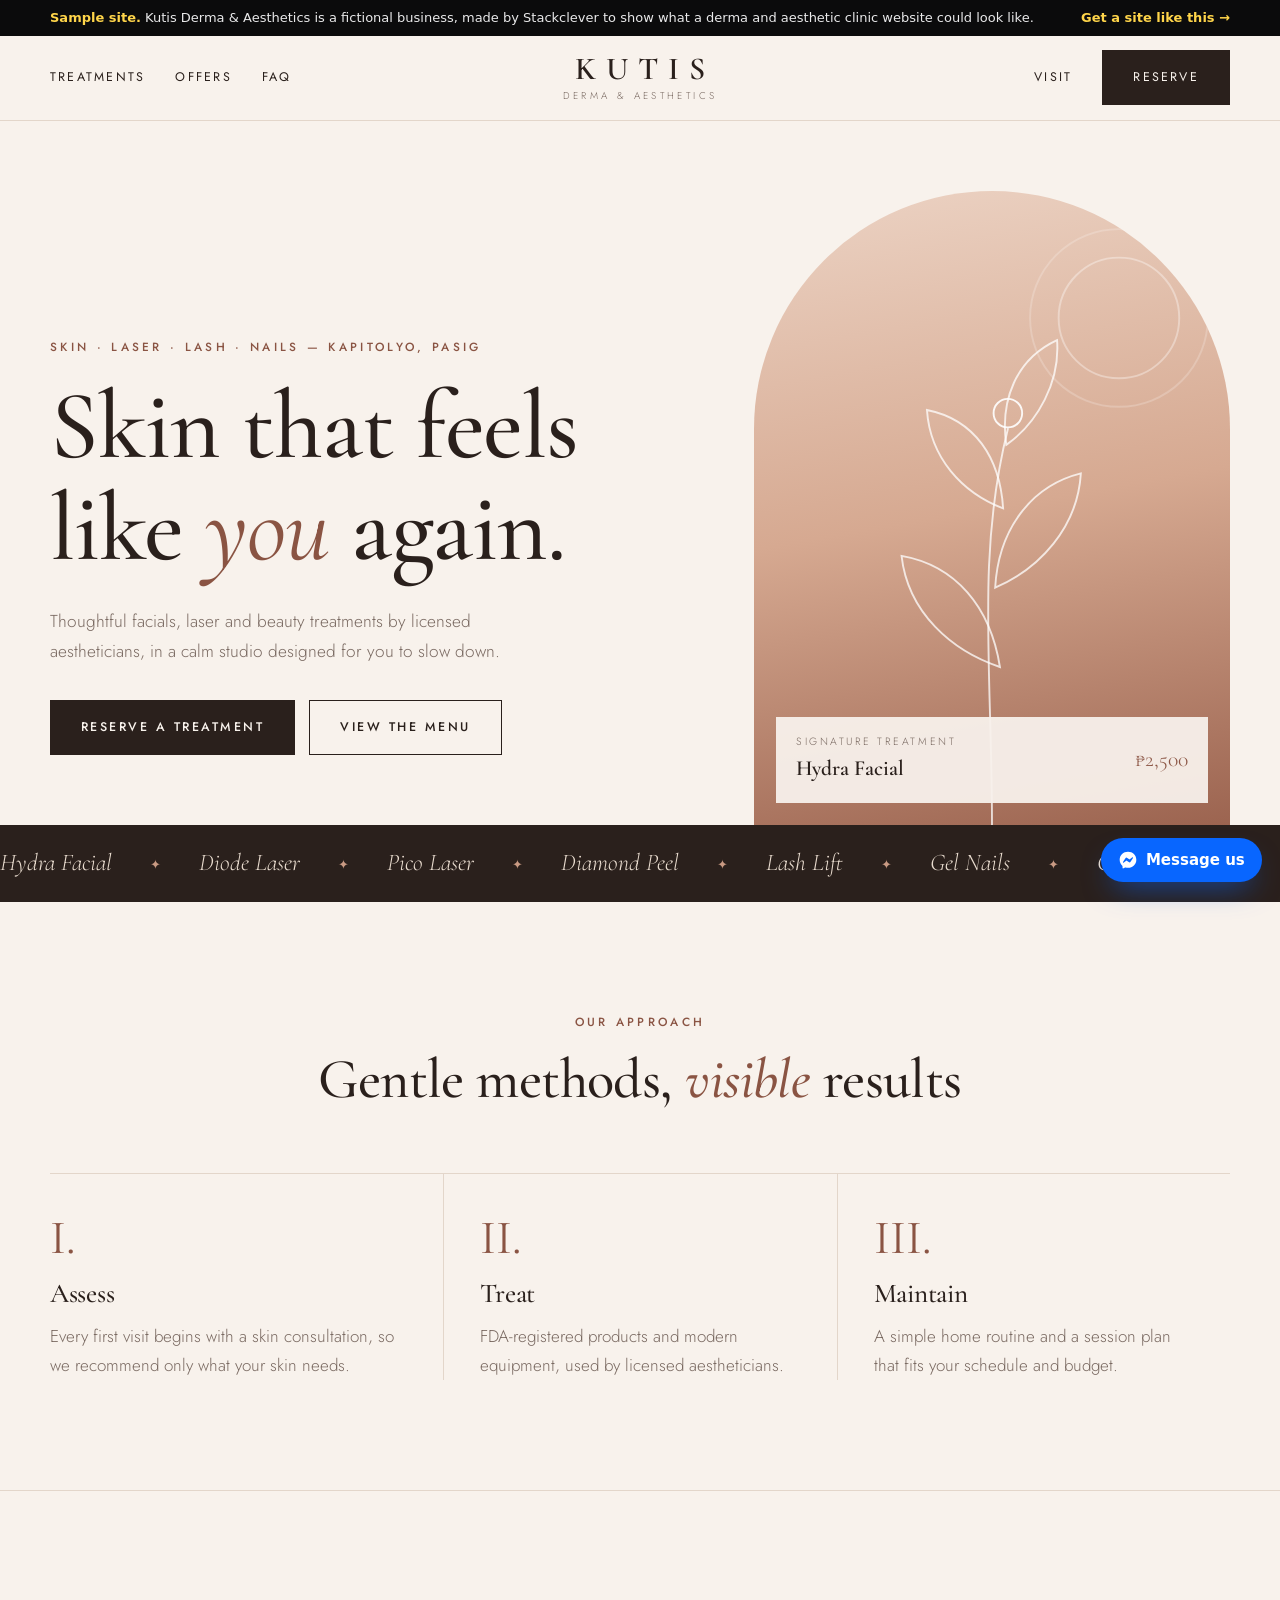
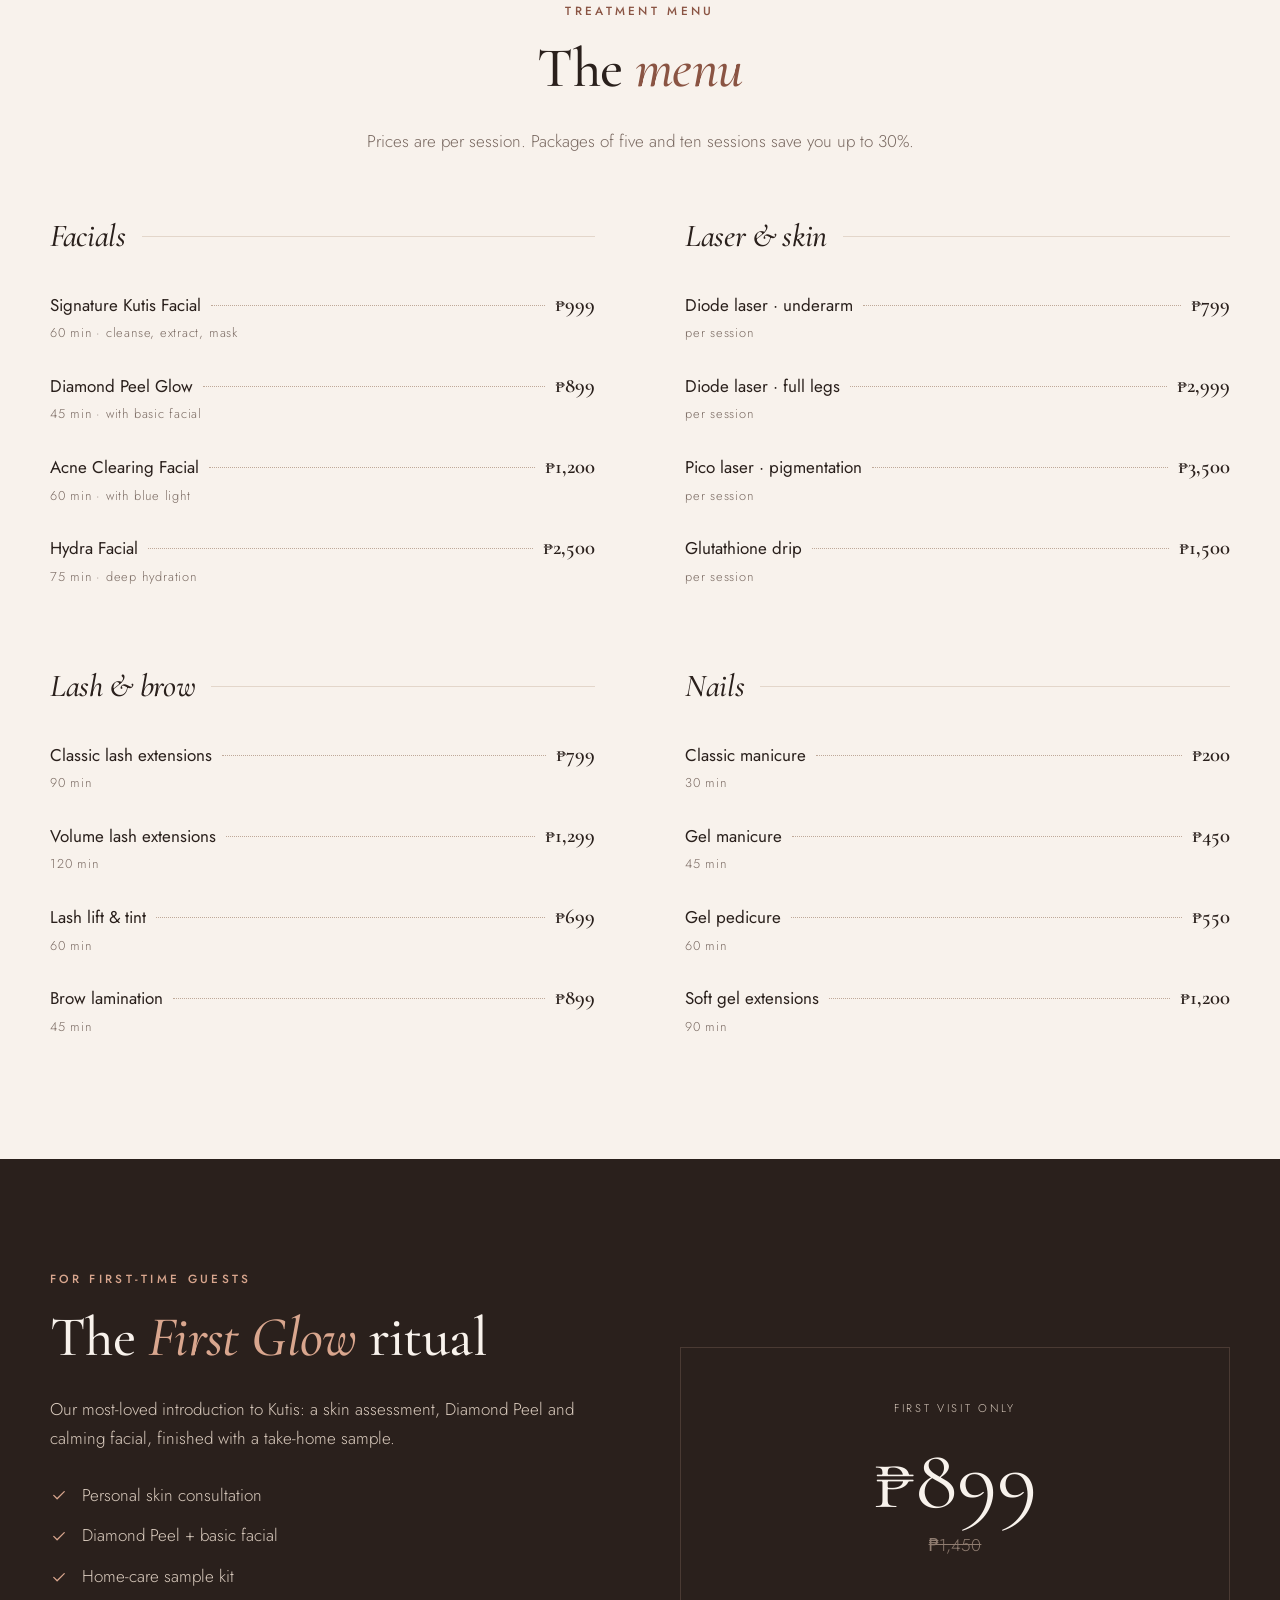
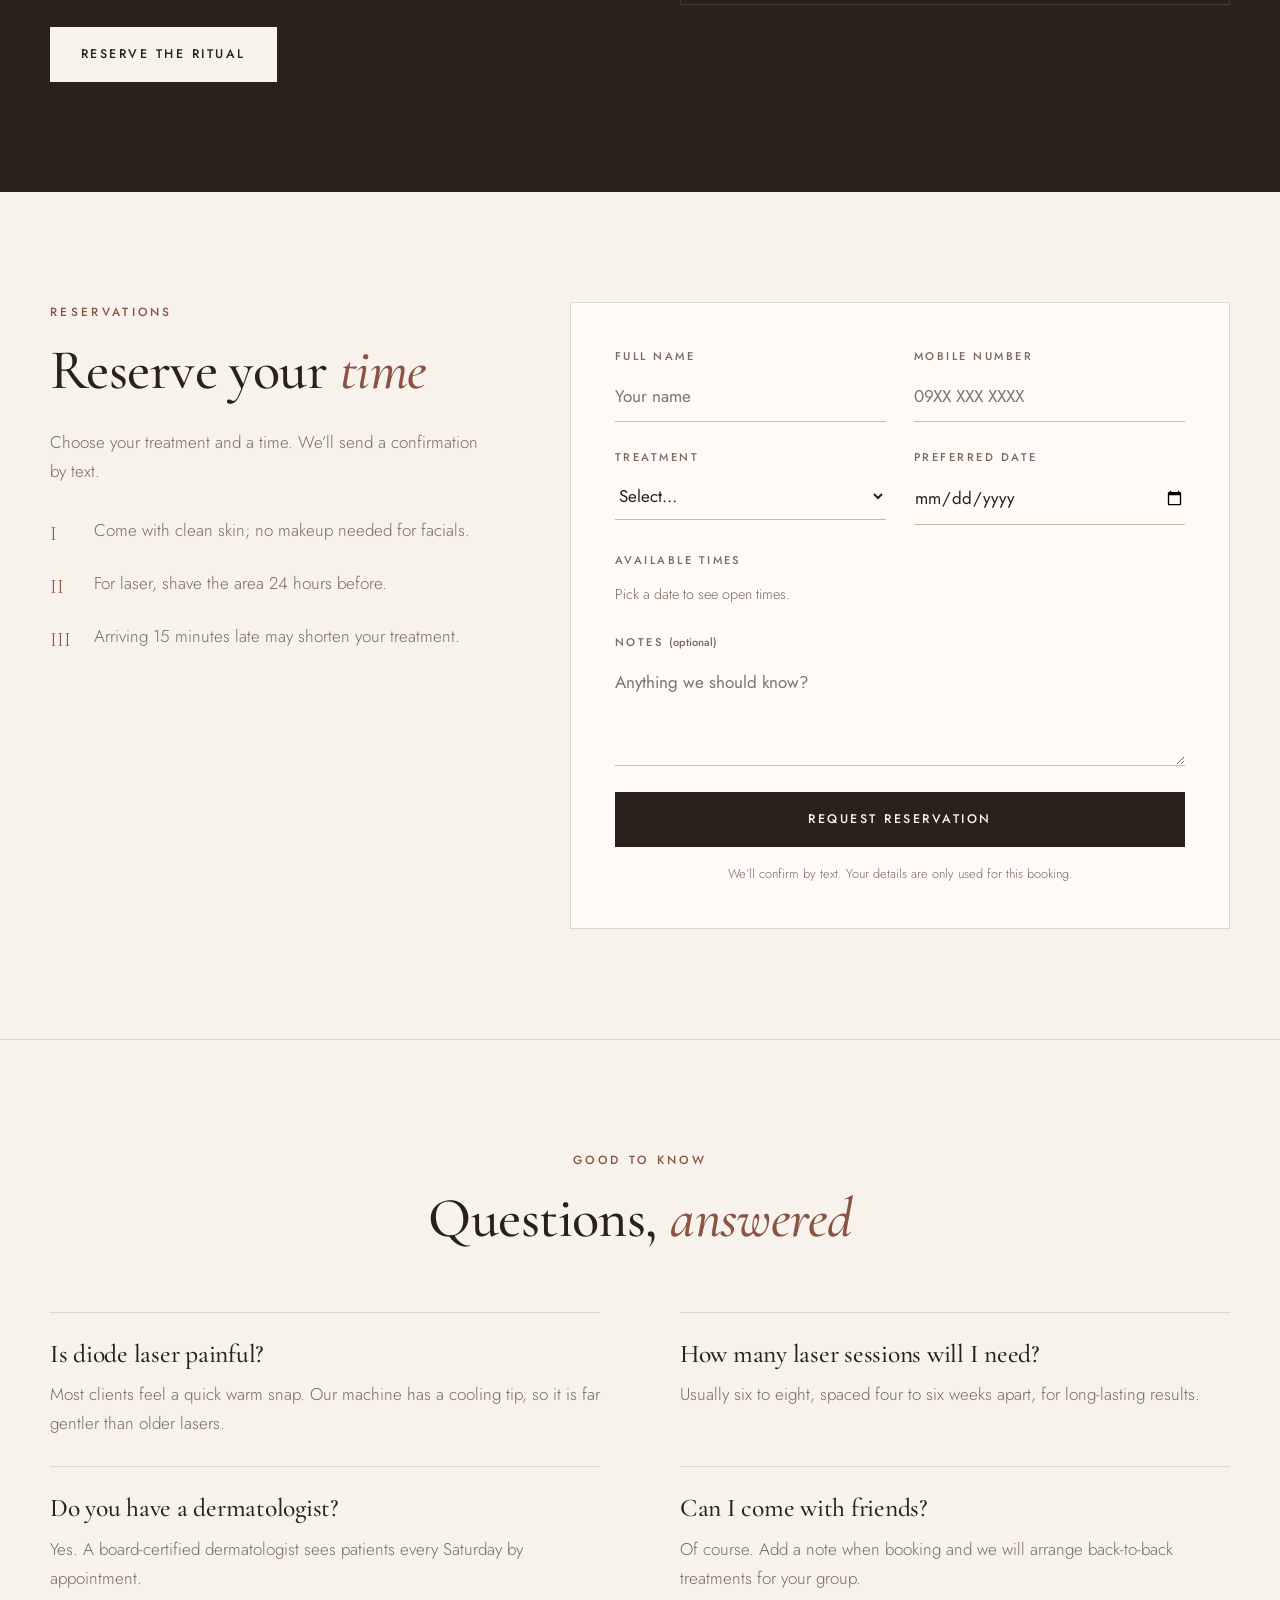
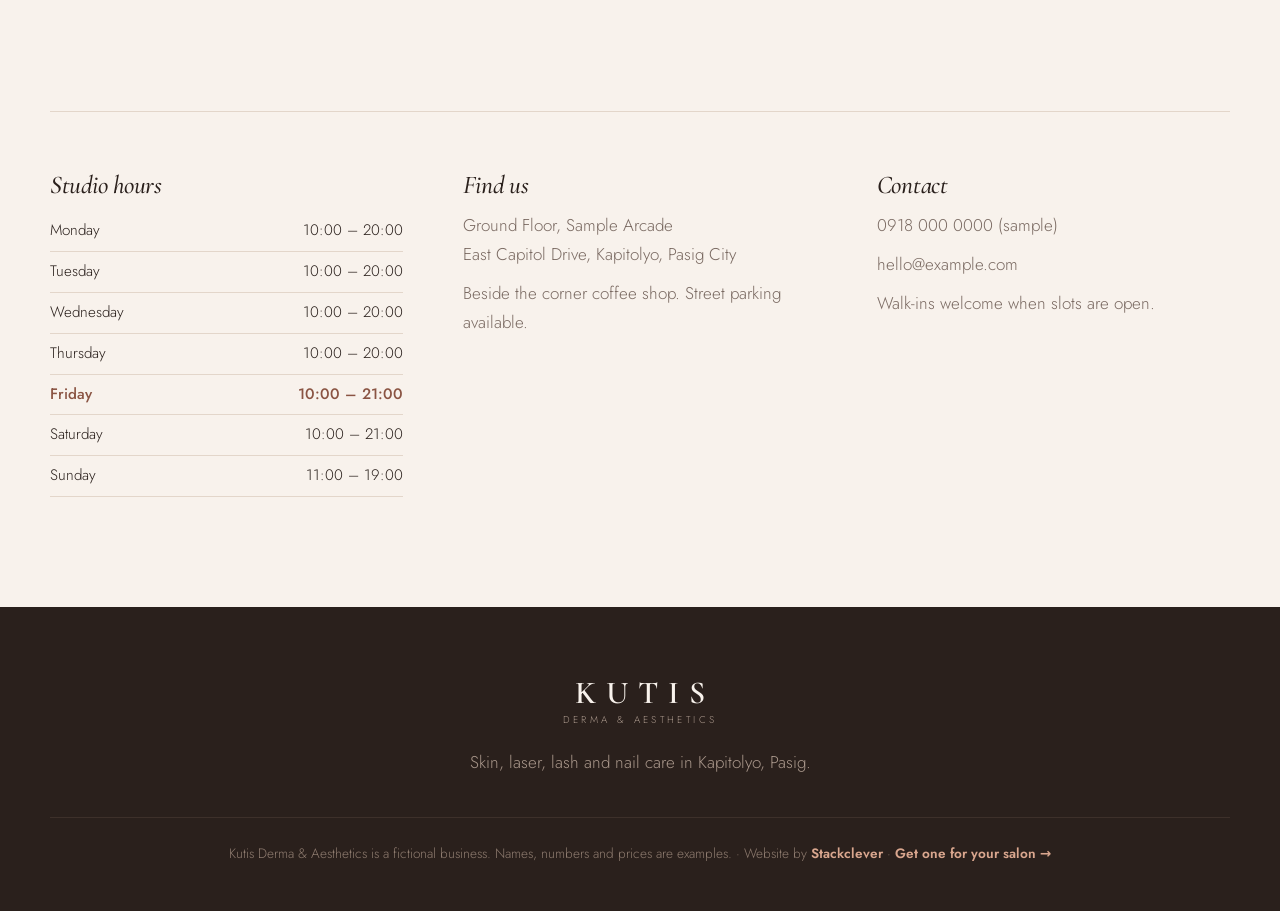
<file: samples/kutis-derma/index.html>
<!DOCTYPE html>
<html lang="en">
<head>
<meta charset="utf-8">
<meta name="viewport" content="width=device-width, initial-scale=1">
<title>Kutis Derma &amp; Aesthetics · Sample derma and aesthetic clinic website by Stackclever</title>
<meta name="description" content="Sample derma and aesthetic clinic website by Stackclever. Kutis Derma &amp; Aesthetics is a fictional business.">
<meta name="robots" content="noindex, nofollow">
<meta name="theme-color" content="#2a201c">
<meta property="og:title" content="Sample derma and aesthetic clinic website · Stackclever">
<meta property="og:description" content="Price list, online booking, FAQs and Messenger in one mobile-friendly site.">
<link rel="preconnect" href="https://fonts.googleapis.com">
<link rel="preconnect" href="https://fonts.gstatic.com" crossorigin>
<link href="https://fonts.googleapis.com/css2?family=Cormorant+Garamond:ital,wght@0,400;0,500;0,600;1,400;1,500&family=Jost:wght@300;400;500&display=swap" rel="stylesheet">
<style>
/* Base shared by all samples. Each page defines: --brand --brand-ink --soft --ink --muted --line --bg --surface --r */
*,*::before,*::after{box-sizing:border-box}
html{scroll-behavior:smooth;scroll-padding-top:90px}
body{margin:0;background:var(--bg);color:var(--ink);-webkit-font-smoothing:antialiased}
img,svg{display:block;max-width:100%}
a{color:inherit}
p{margin:0 0 1em}
h1,h2,h3,h4{margin:0 0 .5em}
.wrap{width:min(1180px,100% - 40px);margin-inline:auto}
.ico{width:22px;height:22px;flex:none;fill:none;stroke:currentColor;stroke-width:1.7;stroke-linecap:round;stroke-linejoin:round}
.sr{position:absolute;width:1px;height:1px;overflow:hidden;clip:rect(0 0 0 0)}

.sample-bar{background:#0b0b0c;color:#e9e9ea;font:13px/1.5 system-ui,-apple-system,"Segoe UI",Roboto,sans-serif}
.sample-bar .wrap{display:flex;align-items:center;justify-content:space-between;gap:6px 16px;flex-wrap:wrap;padding:8px 0}
.sample-bar p{margin:0}
.sample-bar b{color:#ffd54a;font-weight:600}
.sample-bar a{color:#ffd54a;font-weight:600;text-decoration:none;white-space:nowrap}
.sample-bar a:hover{text-decoration:underline}

/* Booking engine pieces */
.slots{display:grid;grid-template-columns:repeat(auto-fill,minmax(98px,1fr));gap:8px}
.slot{font:inherit;font-size:.88rem;padding:.65em .4em;border-radius:calc(var(--r) * .6);border:1px solid var(--line);background:var(--surface);color:var(--ink);cursor:pointer;transition:border-color .15s,background .15s}
.slot:hover:not(:disabled){border-color:var(--brand)}
.slot[aria-pressed="true"]{background:var(--brand);border-color:var(--brand);color:var(--brand-ink)}
.slot:disabled{opacity:.45;text-decoration:line-through;cursor:not-allowed}
.slots__empty{grid-column:1/-1;margin:0;color:var(--muted);font-size:.9rem}
.form__error{color:#b42318;font-size:.9rem;font-weight:500}
.done{text-align:center;padding:8px 0}
.done__icon{display:grid;place-items:center;width:56px;height:56px;border-radius:50%;background:var(--soft);color:var(--brand);margin:0 auto 14px}
.done__icon .ico{width:28px;height:28px;stroke-width:2.2}
.done h3{margin-bottom:.3em}
.done>p{color:var(--muted)}
.done dl{display:grid;grid-template-columns:auto 1fr;gap:8px 18px;text-align:left;margin:18px 0;padding:16px 18px;border-radius:var(--r);background:var(--soft);font-size:.94rem}
.done dt{color:var(--muted)}
.done dd{margin:0;font-weight:600}
.done__demo{font-size:.84rem;color:#6b5a12;background:#fff8d6;border:1px solid #f1e2a0;border-radius:10px;padding:10px 12px;text-align:left}
.done .again{font:inherit;font-weight:600;background:none;border:1px solid var(--line);color:var(--ink);padding:.6em 1.2em;border-radius:999px;cursor:pointer}

.chat{position:fixed;right:18px;bottom:18px;z-index:60;display:inline-flex;align-items:center;gap:8px;padding:.8em 1.15em;border:0;border-radius:999px;background:#0866ff;color:#fff;font:600 15px/1 system-ui,-apple-system,"Segoe UI",Roboto,sans-serif;cursor:pointer;box-shadow:0 14px 30px -12px rgba(8,102,255,.7)}
.chat svg{width:20px;height:20px}
.toast{position:fixed;left:50%;bottom:86px;z-index:70;transform:translate(-50%,16px);opacity:0;pointer-events:none;background:#111;color:#fff;padding:12px 18px;border-radius:12px;font:14px/1.45 system-ui,sans-serif;max-width:min(420px,100% - 32px);text-align:center;transition:.25s}
.toast.is-on{opacity:1;transform:translate(-50%,0)}
.credit{font-size:.85rem;color:var(--muted)}
.credit a{color:var(--brand);font-weight:600;text-decoration:none}
@media (max-width:540px){.chat span{display:none}.wrap{width:min(1180px,100% - 32px)}}
[hidden]{display:none!important}


body{--brand:#8a5443;--brand-ink:#fff;--soft:#f1e6dc;--ink:#2a201c;--muted:#7a6a62;--line:#e3d6ca;--bg:#f8f2ec;--surface:#fffaf5;--r:4px;font:300 17px/1.7 "Jost",system-ui,sans-serif}
h1,h2,h3{font-family:"Cormorant Garamond",Georgia,serif;font-weight:500;letter-spacing:-.01em;line-height:1.05}
h2{font-size:clamp(2.3rem,4.4vw,3.6rem)}
em{font-style:italic;color:var(--brand)}
.over{display:block;font-size:.74rem;letter-spacing:.28em;text-transform:uppercase;font-weight:500;color:var(--brand);margin-bottom:18px}
.btn{display:inline-flex;align-items:center;gap:12px;padding:16px 30px;background:var(--ink);color:#f8f2ec;border:1px solid var(--ink);text-decoration:none;font:inherit;font-size:.78rem;font-weight:500;letter-spacing:.2em;text-transform:uppercase;cursor:pointer;transition:background .25s,color .25s}
.btn:hover{background:transparent;color:var(--ink)}
.btn--ghost{background:transparent;color:var(--ink)}
.btn--ghost:hover{background:var(--ink);color:#f8f2ec}
.hd{border-bottom:1px solid var(--line);background:var(--bg);position:sticky;top:0;z-index:40}
.hd .wrap{display:grid;grid-template-columns:1fr auto 1fr;align-items:center;height:84px}
.hd nav{display:flex;gap:30px}
.hd nav a{text-decoration:none;font-size:.78rem;letter-spacing:.18em;text-transform:uppercase;font-weight:400}
.hd nav a:hover{color:var(--brand)}
.hd nav:last-child{justify-content:flex-end;align-items:center}
.mark{text-align:center;text-decoration:none;line-height:1}
.mark b{display:block;font-family:"Cormorant Garamond",serif;font-weight:600;font-size:2rem;letter-spacing:.32em;margin-right:-.32em}
.mark small{font-size:.62rem;letter-spacing:.34em;text-transform:uppercase;color:var(--muted)}
.hero{padding:70px 0 0}
.hero .wrap{display:grid;grid-template-columns:1.15fr .85fr;gap:60px;align-items:end}
.hero h1{font-size:clamp(3.2rem,7.6vw,6.6rem);margin-bottom:28px}
.hero h1 em{font-weight:400}
.hero p{max-width:30em;color:var(--muted);font-size:1.08rem}
.hero__cta{display:flex;gap:14px;flex-wrap:wrap;margin:34px 0 70px}
.arch{position:relative;aspect-ratio:3/4;border-radius:999px 999px 0 0;overflow:hidden;background:linear-gradient(170deg,#ecd3c4 0%,#d6a991 50%,#9c6450 100%)}
.arch svg{position:absolute;inset:0;width:100%;height:100%}
.arch__cap{position:absolute;left:22px;right:22px;bottom:22px;background:rgba(248,242,236,.94);padding:16px 20px;display:flex;justify-content:space-between;align-items:center;gap:12px}
.arch__cap small{display:block;font-size:.66rem;letter-spacing:.24em;text-transform:uppercase;color:var(--muted)}
.arch__cap b{font-family:"Cormorant Garamond",serif;font-size:1.35rem;font-weight:600}
.arch__cap span{font-family:"Cormorant Garamond",serif;font-size:1.35rem;color:var(--brand)}
.marq{background:var(--ink);color:#e9dccf;overflow:hidden;padding:18px 0;white-space:nowrap}
.marq div{display:inline-flex;gap:38px;font-family:"Cormorant Garamond",serif;font-size:1.5rem;font-style:italic;animation:mq 38s linear infinite}
.marq span::after{content:"✦";font-style:normal;font-size:.8rem;color:#c99a83;margin-left:38px;vertical-align:middle}
@keyframes mq{to{transform:translateX(-50%)}}
.sec{padding:110px 0}
.sec--line{border-top:1px solid var(--line)}
.center{text-align:center;max-width:720px;margin:0 auto 64px}
.center p{color:var(--muted)}
.ph{display:grid;grid-template-columns:repeat(3,1fr);border-top:1px solid var(--line)}
.ph div{padding:40px 36px 0 0}
.ph div+div{padding-left:36px;border-left:1px solid var(--line)}
.ph b{font-family:"Cormorant Garamond",serif;font-size:3rem;font-weight:400;color:var(--brand);display:block;line-height:1;margin-bottom:18px}
.ph h3{font-size:1.7rem}
.ph p{color:var(--muted);margin:0}
.menu{display:grid;grid-template-columns:1fr 1fr;gap:70px 90px}
.menu h3{font-size:2rem;font-style:italic;display:flex;align-items:center;gap:16px;margin-bottom:22px}
.menu h3::after{content:"";flex:1;height:1px;background:var(--line)}
.menu li{list-style:none;padding:12px 0}
.menu .row{display:flex;align-items:baseline;gap:10px}
.menu .row span{font-weight:400}
.menu .row i{flex:1;border-bottom:1px dotted #bfa999;transform:translateY(-5px)}
.menu .row b{font-family:"Cormorant Garamond",serif;font-size:1.3rem;font-weight:600}
.menu small{display:block;color:var(--muted);font-size:.8rem;letter-spacing:.06em}
.menu ul{margin:0;padding:0}
.promo{background:var(--ink);color:#d9cabd}
.promo .wrap{display:grid;grid-template-columns:1fr 1fr;gap:80px;align-items:center}
.promo h2{color:#f8f2ec}
.promo h2 em{color:#d9a68e}
.promo ul{list-style:none;padding:0;margin:28px 0 36px;display:grid;gap:12px}
.promo li{display:flex;gap:14px;align-items:center}
.promo li .ico{color:#d9a68e;width:18px}
.price-tag{border:1px solid #4a3a33;padding:44px;text-align:center}
.price-tag small{letter-spacing:.24em;text-transform:uppercase;font-size:.7rem}
.price-tag b{display:block;font-family:"Cormorant Garamond",serif;font-size:5.4rem;font-weight:400;color:#f8f2ec;line-height:1;margin:16px 0 8px}
.price-tag s{color:#8f7c70}
.promo .btn{background:#f8f2ec;color:var(--ink);border-color:#f8f2ec}
.promo .btn:hover{background:transparent;color:#f8f2ec}
.bookwrap{display:grid;grid-template-columns:.8fr 1.2fr;gap:80px}
.bookwrap ol{padding:0;margin:30px 0 0;list-style:none;counter-reset:n;display:grid;gap:18px}
.bookwrap ol li{display:flex;gap:16px;color:var(--muted)}
.bookwrap ol li::before{counter-increment:n;content:counter(n,upper-roman);font-family:"Cormorant Garamond",serif;font-size:1.3rem;color:var(--brand);width:28px;flex:none}
.bform{background:var(--surface);border:1px solid var(--line);padding:44px}
.f-row{display:grid;grid-template-columns:1fr 1fr;gap:28px}
.f{display:flex;flex-direction:column;margin:0 0 26px;border:0;padding:0;min-width:0}
.f label,.f legend{font-size:.7rem;letter-spacing:.22em;text-transform:uppercase;font-weight:500;color:var(--muted);padding:0;margin-bottom:6px}
.f legend{margin-bottom:12px}
.f input,.f select,.f textarea{font:inherit;font-weight:400;background:transparent;border:0;border-bottom:1px solid #cdb9a9;padding:10px 0;color:var(--ink);border-radius:0;width:100%}
.f input:focus,.f select:focus,.f textarea:focus{outline:0;border-bottom-color:var(--brand)}
.opt{text-transform:none;letter-spacing:0}
.slot{border-radius:0;font-size:.84rem;letter-spacing:.04em}
.bform .btn{width:100%;justify-content:center}
.f-note{font-size:.8rem;color:var(--muted);text-align:center;margin:16px 0 0}
.done .again{border-radius:0}
.qa{display:grid;grid-template-columns:1fr 1fr;gap:0 80px}
.qa div{padding:28px 0;border-top:1px solid var(--line)}
.qa h3{font-size:1.6rem}
.qa p{color:var(--muted);margin:0}
.visit{display:grid;grid-template-columns:1fr 1fr 1fr;gap:60px;border-top:1px solid var(--line);padding-top:60px}
.visit h3{font-size:1.6rem;font-style:italic}
.visit table{width:100%;border-collapse:collapse;font-size:.95rem}
.visit td{padding:7px 0;border-bottom:1px solid var(--line)}
.visit td:last-child{text-align:right}
.visit tr.is-today td{color:var(--brand);font-weight:500}
.visit p{color:var(--muted);margin:0 0 10px}
.ft{background:var(--ink);color:#a8968a;padding:70px 0 32px;text-align:center}
.ft .mark{color:#f8f2ec;display:inline-block;margin-bottom:22px}
.ft .credit{margin-top:40px;padding-top:24px;border-top:1px solid #3d302a;color:#8f7c70}
.ft .credit a{color:#d9a68e}
@media (max-width:980px){
 .hd .wrap{grid-template-columns:auto 1fr}
 .hd nav:first-child{display:none}
 .hd nav:last-child a:not(.btn){display:none}
 .mark{text-align:left}
 .hero .wrap,.promo .wrap,.bookwrap,.menu,.qa,.visit{grid-template-columns:1fr}
 .arch{max-width:420px;width:100%;margin:0 auto}
 .ph{grid-template-columns:1fr}
 .ph div,.ph div+div{padding:30px 0;border-left:0;border-bottom:1px solid var(--line)}
 .hero__cta{margin-bottom:40px}
 .menu{gap:50px}
}
@media (max-width:600px){
 .sec{padding:76px 0}
 .bform{padding:26px 20px}
 .f-row{grid-template-columns:1fr;gap:0}
 .hd .btn{padding:12px 16px;letter-spacing:.14em}
 .price-tag{padding:30px 20px}
}
</style>
</head>
<body class="">
<div class="sample-bar" role="note"><div class="wrap">
  <p><b>Sample site.</b> Kutis Derma &amp; Aesthetics is a fictional business, made by Stackclever to show what a derma and aesthetic clinic website could look like.</p>
  <a href="https://xcmoizoe.github.io/service/#contact">Get a site like this →</a>
</div></div>

<header class="hd"><div class="wrap">
  <nav aria-label="Primary"><a href="#menu">Treatments</a><a href="#ritual">Offers</a><a href="#faq">FAQ</a></nav>
  <a href="#" class="mark"><b>KUTIS</b><small>Derma &amp; Aesthetics</small></a>
  <nav aria-label="Secondary"><a href="#visit">Visit</a><a href="#book" class="btn">Reserve</a></nav>
</div></header>
<main>
<section class="hero"><div class="wrap">
  <div>
    <span class="over">Skin · Laser · Lash · Nails — Kapitolyo, Pasig</span>
    <h1>Skin that feels like <em>you</em> again.</h1>
    <p>Thoughtful facials, laser and beauty treatments by licensed aestheticians, in a calm studio designed for you to slow down.</p>
    <div class="hero__cta"><a href="#book" class="btn">Reserve a treatment</a><a href="#menu" class="btn btn--ghost">View the menu</a></div>
  </div>
  <div class="arch"><svg viewBox="0 0 300 400" aria-hidden="true" fill="none" stroke="#fff" stroke-opacity=".75" stroke-width="1.2" stroke-linecap="round">
    <path d="M150 400C150 300 140 230 160 150"/>
    <path d="M155 300c-30-10-58-34-62-70 34 6 56 32 62 70z"/><path d="M152 250c28-12 52-38 54-72-32 8-52 36-54 72z"/>
    <path d="M157 200c-26-10-46-32-48-62 30 6 46 30 48 62z"/><path d="M159 160c20-14 34-40 32-66-26 12-36 38-32 66z"/>
    <circle cx="160" cy="140" r="9" stroke-opacity=".9"/>
    <circle cx="230" cy="80" r="38" stroke-opacity=".35"/><circle cx="230" cy="80" r="56" stroke-opacity=".2"/>
  </svg><div class="arch__cap"><div><small>Signature treatment</small><b>Hydra Facial</b></div><span>₱2,500</span></div></div>
</div></section>
<div class="marq" aria-hidden="true"><div><span>Hydra Facial</span><span>Diode Laser</span><span>Pico Laser</span><span>Diamond Peel</span><span>Lash Lift</span><span>Gel Nails</span><span>Glutathione</span><span>Brow Lamination</span><span>Hydra Facial</span><span>Diode Laser</span><span>Pico Laser</span><span>Diamond Peel</span><span>Lash Lift</span><span>Gel Nails</span><span>Glutathione</span><span>Brow Lamination</span></div></div>

<section class="sec"><div class="wrap">
  <div class="center"><span class="over">Our approach</span><h2>Gentle methods, <em>visible</em> results</h2></div>
  <div class="ph">
    <div><b>I.</b><h3>Assess</h3><p>Every first visit begins with a skin consultation, so we recommend only what your skin needs.</p></div>
    <div><b>II.</b><h3>Treat</h3><p>FDA-registered products and modern equipment, used by licensed aestheticians.</p></div>
    <div><b>III.</b><h3>Maintain</h3><p>A simple home routine and a session plan that fits your schedule and budget.</p></div>
  </div>
</div></section>

<section class="sec sec--line" id="menu"><div class="wrap">
  <div class="center"><span class="over">Treatment menu</span><h2>The <em>menu</em></h2><p>Prices are per session. Packages of five and ten sessions save you up to 30%.</p></div>
  <div class="menu"><div><h3>Facials</h3><ul><li><div class="row"><span>Signature Kutis Facial</span><i></i><b>₱999</b></div><small>60 min · cleanse, extract, mask</small></li><li><div class="row"><span>Diamond Peel Glow</span><i></i><b>₱899</b></div><small>45 min · with basic facial</small></li><li><div class="row"><span>Acne Clearing Facial</span><i></i><b>₱1,200</b></div><small>60 min · with blue light</small></li><li><div class="row"><span>Hydra Facial</span><i></i><b>₱2,500</b></div><small>75 min · deep hydration</small></li></ul></div><div><h3>Laser & skin</h3><ul><li><div class="row"><span>Diode laser · underarm</span><i></i><b>₱799</b></div><small>per session</small></li><li><div class="row"><span>Diode laser · full legs</span><i></i><b>₱2,999</b></div><small>per session</small></li><li><div class="row"><span>Pico laser · pigmentation</span><i></i><b>₱3,500</b></div><small>per session</small></li><li><div class="row"><span>Glutathione drip</span><i></i><b>₱1,500</b></div><small>per session</small></li></ul></div><div><h3>Lash & brow</h3><ul><li><div class="row"><span>Classic lash extensions</span><i></i><b>₱799</b></div><small>90 min</small></li><li><div class="row"><span>Volume lash extensions</span><i></i><b>₱1,299</b></div><small>120 min</small></li><li><div class="row"><span>Lash lift &amp; tint</span><i></i><b>₱699</b></div><small>60 min</small></li><li><div class="row"><span>Brow lamination</span><i></i><b>₱899</b></div><small>45 min</small></li></ul></div><div><h3>Nails</h3><ul><li><div class="row"><span>Classic manicure</span><i></i><b>₱200</b></div><small>30 min</small></li><li><div class="row"><span>Gel manicure</span><i></i><b>₱450</b></div><small>45 min</small></li><li><div class="row"><span>Gel pedicure</span><i></i><b>₱550</b></div><small>60 min</small></li><li><div class="row"><span>Soft gel extensions</span><i></i><b>₱1,200</b></div><small>90 min</small></li></ul></div></div>
</div></section>

<section class="sec promo" id="ritual"><div class="wrap">
  <div>
    <span class="over" style="color:#d9a68e">For first-time guests</span>
    <h2>The <em>First Glow</em> ritual</h2>
    <p>Our most-loved introduction to Kutis: a skin assessment, Diamond Peel and calming facial, finished with a take-home sample.</p>
    <ul><li><svg class="ico" viewBox="0 0 24 24" aria-hidden="true"><path d="M5 12.5l4.5 4.5L19 7.5"/></svg> Personal skin consultation</li><li><svg class="ico" viewBox="0 0 24 24" aria-hidden="true"><path d="M5 12.5l4.5 4.5L19 7.5"/></svg> Diamond Peel + basic facial</li><li><svg class="ico" viewBox="0 0 24 24" aria-hidden="true"><path d="M5 12.5l4.5 4.5L19 7.5"/></svg> Home-care sample kit</li></ul>
    <a href="#book" class="btn" data-book="First Glow ritual">Reserve the ritual</a>
  </div>
  <div class="price-tag"><small>First visit only</small><b>₱899</b><s>₱1,450</s></div>
</div></section>

<section class="sec" id="book"><div class="wrap bookwrap">
  <div>
    <span class="over">Reservations</span><h2>Reserve your <em>time</em></h2>
    <p style="color:var(--muted)">Choose your treatment and a time. We’ll send a confirmation by text.</p>
    <ol><li>Come with clean skin; no makeup needed for facials.</li><li>For laser, shave the area 24 hours before.</li><li>Arriving 15 minutes late may shorten your treatment.</li></ol>
  </div>
  <form class="bform" id="booking" novalidate data-config="{&quot;slots&quot;:[&quot;10:00 AM&quot;,&quot;11:00 AM&quot;,&quot;12:00 PM&quot;,&quot;1:00 PM&quot;,&quot;2:00 PM&quot;,&quot;3:00 PM&quot;,&quot;4:00 PM&quot;,&quot;5:00 PM&quot;,&quot;6:00 PM&quot;,&quot;7:00 PM&quot;],&quot;hours&quot;:[10,11,12,13,14,15,16,17,18,19],&quot;busy&quot;:40,&quot;closed&quot;:[],&quot;serviceLabel&quot;:&quot;Treatment&quot;,&quot;serviceWord&quot;:&quot;a treatment&quot;,&quot;slotLabel&quot;:&quot;Time&quot;,&quot;slotWord&quot;:&quot;time&quot;,&quot;doneTitle&quot;:&quot;Your time is reserved&quot;,&quot;doneText&quot;:&quot;We look forward to seeing you. A confirmation text is on its way.&quot;}">
    
    <div class="f-row">
      <div class="f"><label for="b-name">Full name</label><input id="b-name" name="name" autocomplete="name" placeholder="Your name"></div>
      <div class="f"><label for="b-mobile">Mobile number</label><input id="b-mobile" name="mobile" type="tel" inputmode="tel" autocomplete="tel" placeholder="09XX XXX XXXX"></div>
    </div>
    <div class="f-row">
      <div class="f"><label for="b-service">Treatment</label><select id="b-service" name="service"><option value="">Select…</option><option>First Glow ritual</option><option>Signature Kutis Facial</option><option>Hydra Facial</option><option>Acne Clearing Facial</option><option>Diode laser</option><option>Pico laser</option><option>Lash extensions</option><option>Gel manicure / pedicure</option></select></div>
      <div class="f"><label for="b-date">Preferred date</label><input id="b-date" name="date" type="date"></div>
    </div>
    
    <fieldset class="f"><legend>Available times</legend><div class="slots" aria-live="polite"></div></fieldset>
    <div class="f"><label for="b-notes">Notes <span class="opt">(optional)</span></label><textarea id="b-notes" name="notes" rows="3" placeholder="Anything we should know?"></textarea></div>
    <p class="form__error" role="alert" hidden></p>
    <button type="submit" class="btn">Request reservation</button>
    <p class="f-note">We’ll confirm by text. Your details are only used for this booking.</p>
  </form>
</div></section>

<section class="sec sec--line" id="faq"><div class="wrap">
  <div class="center"><span class="over">Good to know</span><h2>Questions, <em>answered</em></h2></div>
  <div class="qa"><div><h3>Is diode laser painful?</h3><p>Most clients feel a quick warm snap. Our machine has a cooling tip, so it is far gentler than older lasers.</p></div><div><h3>How many laser sessions will I need?</h3><p>Usually six to eight, spaced four to six weeks apart, for long-lasting results.</p></div><div><h3>Do you have a dermatologist?</h3><p>Yes. A board-certified dermatologist sees patients every Saturday by appointment.</p></div><div><h3>Can I come with friends?</h3><p>Of course. Add a note when booking and we will arrange back-to-back treatments for your group.</p></div></div>
  <div class="visit" id="visit" style="margin-top:90px">
    <div><h3>Studio hours</h3><table><tbody><tr data-day="1"><td>Monday</td><td>10:00 – 20:00</td></tr><tr data-day="2"><td>Tuesday</td><td>10:00 – 20:00</td></tr><tr data-day="3"><td>Wednesday</td><td>10:00 – 20:00</td></tr><tr data-day="4"><td>Thursday</td><td>10:00 – 20:00</td></tr><tr data-day="5"><td>Friday</td><td>10:00 – 21:00</td></tr><tr data-day="6"><td>Saturday</td><td>10:00 – 21:00</td></tr><tr data-day="0"><td>Sunday</td><td>11:00 – 19:00</td></tr></tbody></table></div>
    <div><h3>Find us</h3><p>Ground Floor, Sample Arcade<br>East Capitol Drive, Kapitolyo, Pasig City</p><p>Beside the corner coffee shop. Street parking available.</p></div>
    <div><h3>Contact</h3><p>0918 000 0000 (sample)</p><p>hello@example.com</p><p>Walk-ins welcome when slots are open.</p></div>
  </div>
</div></section>
</main>
<footer class="ft"><div class="wrap">
  <a href="#" class="mark"><b>KUTIS</b><small style="color:#a8968a">Derma &amp; Aesthetics</small></a>
  <p>Skin, laser, lash and nail care in Kapitolyo, Pasig.</p>
  <p class="credit">Kutis Derma &amp; Aesthetics is a fictional business. Names, numbers and prices are examples. · Website by <a href="https://xcmoizoe.github.io/service/">Stackclever</a> · <a href="https://xcmoizoe.github.io/service/#contact">Get one for your salon →</a></p>
</div></footer>
<button type="button" class="chat" data-demo-chat><svg viewBox="0 0 24 24" fill="currentColor" aria-hidden="true"><path d="M12 2C6.36 2 2 6.13 2 11.7c0 2.91 1.19 5.44 3.14 7.17.16.14.26.35.27.57l.05 1.78a.8.8 0 0 0 1.12.71l1.99-.88c.17-.07.36-.09.53-.04.91.25 1.88.39 2.9.39 5.64 0 10-4.13 10-9.7S17.64 2 12 2Zm6 7.46-2.94 4.66a1.5 1.5 0 0 1-2.17.4l-2.34-1.75a.6.6 0 0 0-.72 0l-3.16 2.4c-.42.32-.97-.18-.69-.63l2.94-4.66a1.5 1.5 0 0 1 2.17-.4l2.34 1.75a.6.6 0 0 0 .72 0l3.16-2.4c.42-.32.97.18.69.63Z"/></svg><span>Message us</span></button>
<div class="toast" role="status" aria-live="polite"></div>
<script>
(function () {
  var toastEl = document.querySelector('.toast'), tt;
  function toast(m) {
    toastEl.textContent = m; toastEl.classList.add('is-on');
    clearTimeout(tt); tt = setTimeout(function () { toastEl.classList.remove('is-on'); }, 3600);
  }
  document.querySelectorAll('[data-demo-chat]').forEach(function (b) {
    b.addEventListener('click', function () { toast('Sample site: on a real site this opens the business’s Messenger chat.'); });
  });

  // Tabs: [data-tabs] > [role=tab][aria-controls]
  document.querySelectorAll('[data-tabs]').forEach(function (group) {
    var tabs = group.querySelectorAll('[role="tab"]');
    tabs.forEach(function (t) {
      t.addEventListener('click', function () {
        tabs.forEach(function (x) {
          var on = x === t;
          x.setAttribute('aria-selected', on);
          document.getElementById(x.getAttribute('aria-controls')).hidden = !on;
        });
      });
    });
  });

  var today = new Date().getDay();
  document.querySelectorAll('[data-day="' + today + '"]').forEach(function (r) { r.classList.add('is-today'); });

  var form = document.getElementById('booking');
  if (!form) return;
  var cfg = JSON.parse(form.dataset.config);
  var dateIn = form.elements.date, slotBox = form.querySelector('.slots'), picked = '';
  function pad(n) { return n < 10 ? '0' + n : '' + n; }
  function iso(d) { return d.getFullYear() + '-' + pad(d.getMonth() + 1) + '-' + pad(d.getDate()); }
  function taken(ds, i) {
    var h = 0, s = ds + ':' + i;
    for (var k = 0; k < s.length; k++) h = (h * 31 + s.charCodeAt(k)) >>> 0;
    return h % 100 < cfg.busy;
  }
  window.SampleBooking = { taken: taken, cfg: cfg, iso: iso };
  if (dateIn.type === 'date') {
    dateIn.min = iso(new Date());
    var mx = new Date(); mx.setDate(mx.getDate() + 60); dateIn.max = iso(mx);
  }

  function render() {
    slotBox.innerHTML = ''; picked = '';
    if (!dateIn.value) { slotBox.innerHTML = '<p class="slots__empty">Pick a date to see open ' + cfg.slotWord + 's.</p>'; return; }
    var d = new Date(dateIn.value + 'T00:00:00');
    if (cfg.closed.indexOf(d.getDay()) !== -1) { slotBox.innerHTML = '<p class="slots__empty">Closed on ' + d.toLocaleDateString('en-PH', { weekday: 'long' }) + 's. Please pick another date.</p>'; return; }
    var now = new Date(), isToday = dateIn.value === iso(now), any = false;
    cfg.slots.forEach(function (label, i) {
      var b = document.createElement('button');
      b.type = 'button'; b.className = 'slot'; b.textContent = label; b.setAttribute('aria-pressed', 'false');
      var past = isToday && cfg.hours[i] !== undefined && cfg.hours[i] <= now.getHours();
      if (past || taken(dateIn.value, i)) { b.disabled = true; b.title = 'Already booked'; } else any = true;
      b.addEventListener('click', function () {
        slotBox.querySelectorAll('.slot').forEach(function (x) { x.setAttribute('aria-pressed', 'false'); });
        b.setAttribute('aria-pressed', 'true'); picked = label;
      });
      slotBox.appendChild(b);
    });
    if (!any) { var p = document.createElement('p'); p.className = 'slots__empty'; p.textContent = 'Fully booked that day. Try another date.'; slotBox.appendChild(p); }
  }
  dateIn.addEventListener('change', render);
  render();

  var err = form.querySelector('.form__error');
  form.addEventListener('submit', function (e) {
    e.preventDefault();
    var d = new FormData(form), miss = [];
    if (!(d.get('name') || '').trim()) miss.push('your name');
    if (!(d.get('mobile') || '').trim()) miss.push('a mobile number');
    if (!d.get('service')) miss.push(cfg.serviceWord);
    if (!d.get('date')) miss.push('a date');
    if (!picked) miss.push('a ' + cfg.slotWord);
    if (miss.length) { err.textContent = 'Please add ' + miss.join(', ') + '.'; err.hidden = false; return; }
    err.hidden = true;
    var rows = [['Name', d.get('name')], [cfg.serviceLabel, d.get('service')],
      ['Date', new Date(d.get('date') + 'T00:00:00').toLocaleDateString('en-PH', { weekday: 'short', month: 'short', day: 'numeric', year: 'numeric' })],
      [cfg.slotLabel, picked]];
    if (d.get('guests')) rows.push(['Guests', d.get('guests')]);
    if (d.get('grade')) rows.push(['Grade level', d.get('grade')]);
    var done = document.createElement('div');
    done.className = 'done'; done.setAttribute('role', 'status');
    done.innerHTML = '<div class="done__icon"><svg class="ico" viewBox="0 0 24 24"><path d="M5 12.5l4.5 4.5L19 7.5"/></svg></div><h3></h3><p></p><dl></dl>' +
      '<p class="done__demo"><b>Sample site:</b> nothing was sent. On a real site, this request goes straight to the business by Messenger, SMS or email.</p>' +
      '<button type="button" class="again">Make another booking</button>';
    done.querySelector('h3').textContent = cfg.doneTitle;
    done.querySelector('h3 + p').textContent = cfg.doneText;
    var dl = done.querySelector('dl');
    rows.forEach(function (r) {
      var dt = document.createElement('dt'); dt.textContent = r[0];
      var dd = document.createElement('dd'); dd.textContent = r[1];
      dl.appendChild(dt); dl.appendChild(dd);
    });
    done.querySelector('.again').addEventListener('click', function () {
      done.remove(); form.reset(); form.hidden = false; render();
      form.dispatchEvent(new Event('sample:reset'));
    });
    form.hidden = true;
    form.parentNode.insertBefore(done, form.nextSibling);
    done.scrollIntoView({ behavior: 'smooth', block: 'center' });
  });

  document.querySelectorAll('[data-book]').forEach(function (a) {
    a.addEventListener('click', function () { form.elements.service.value = a.dataset.book; });
  });
})();


</script>
</body>
</html>
</file>
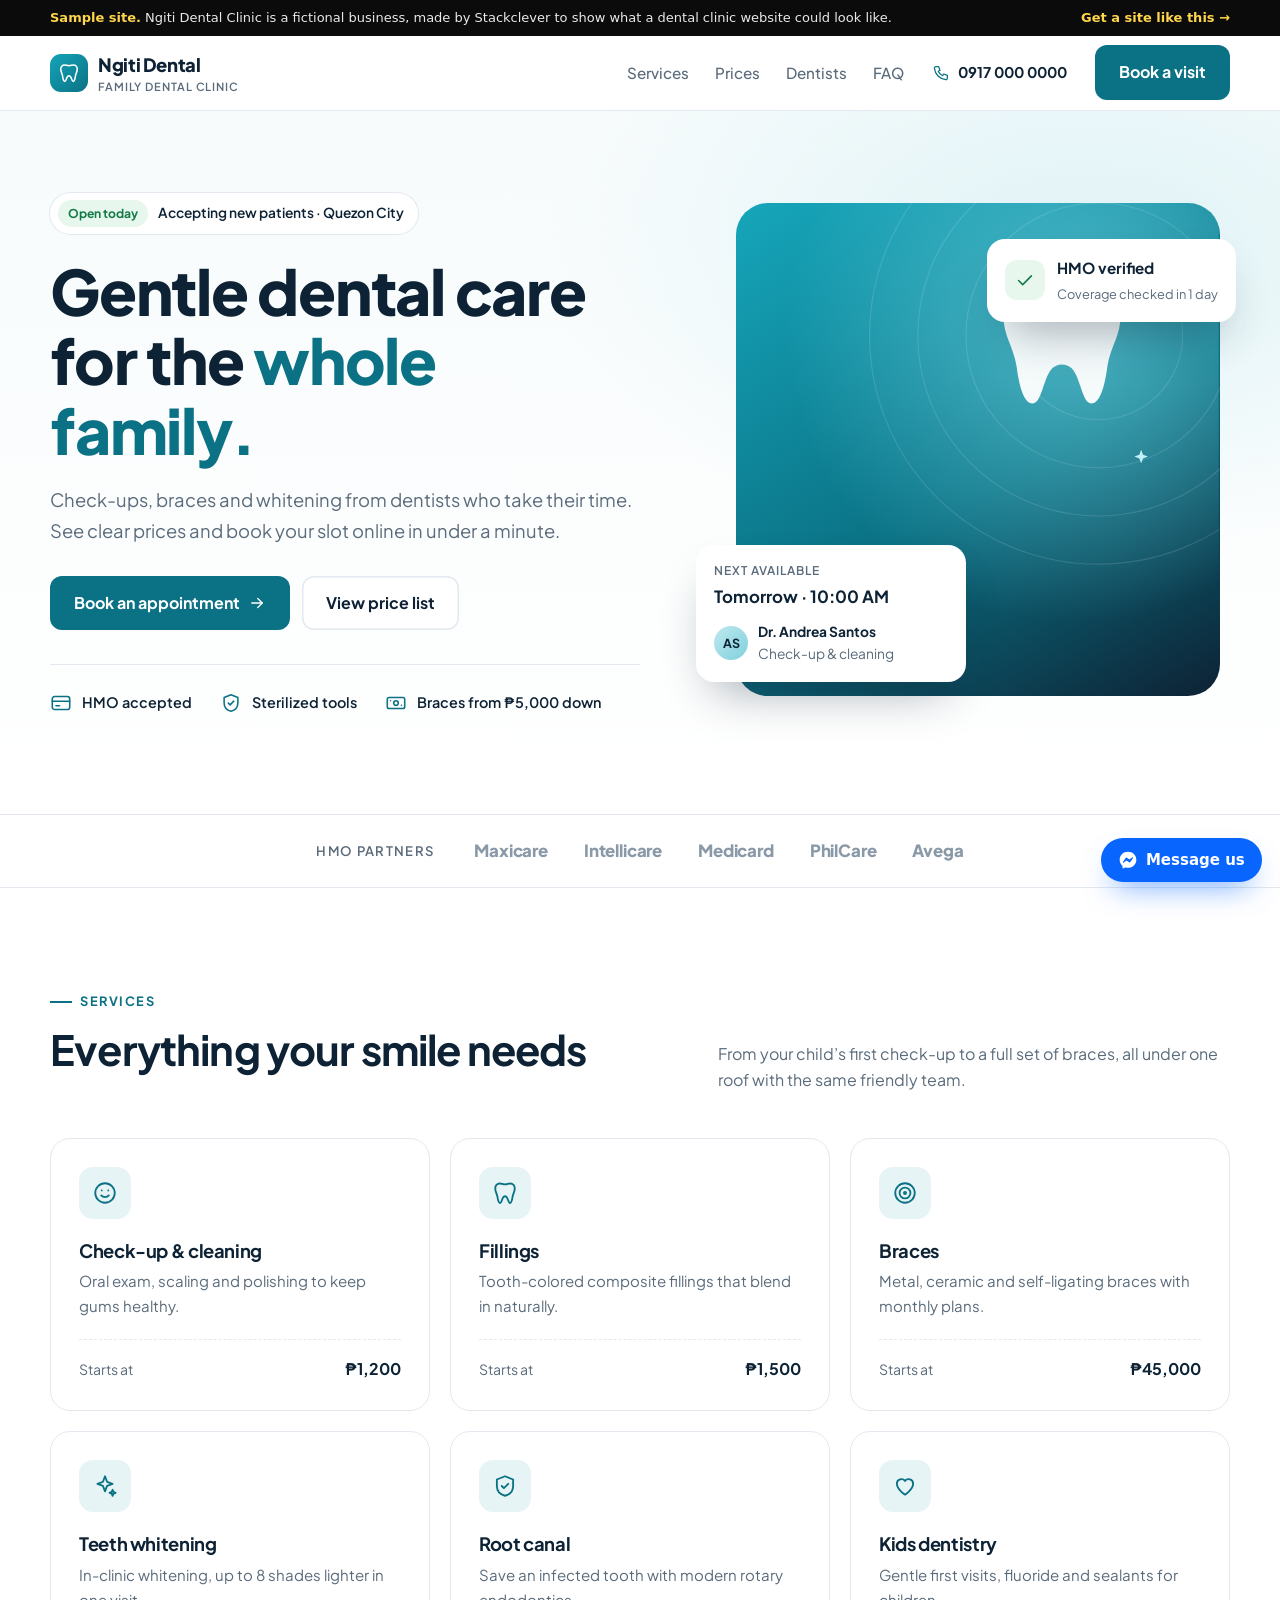
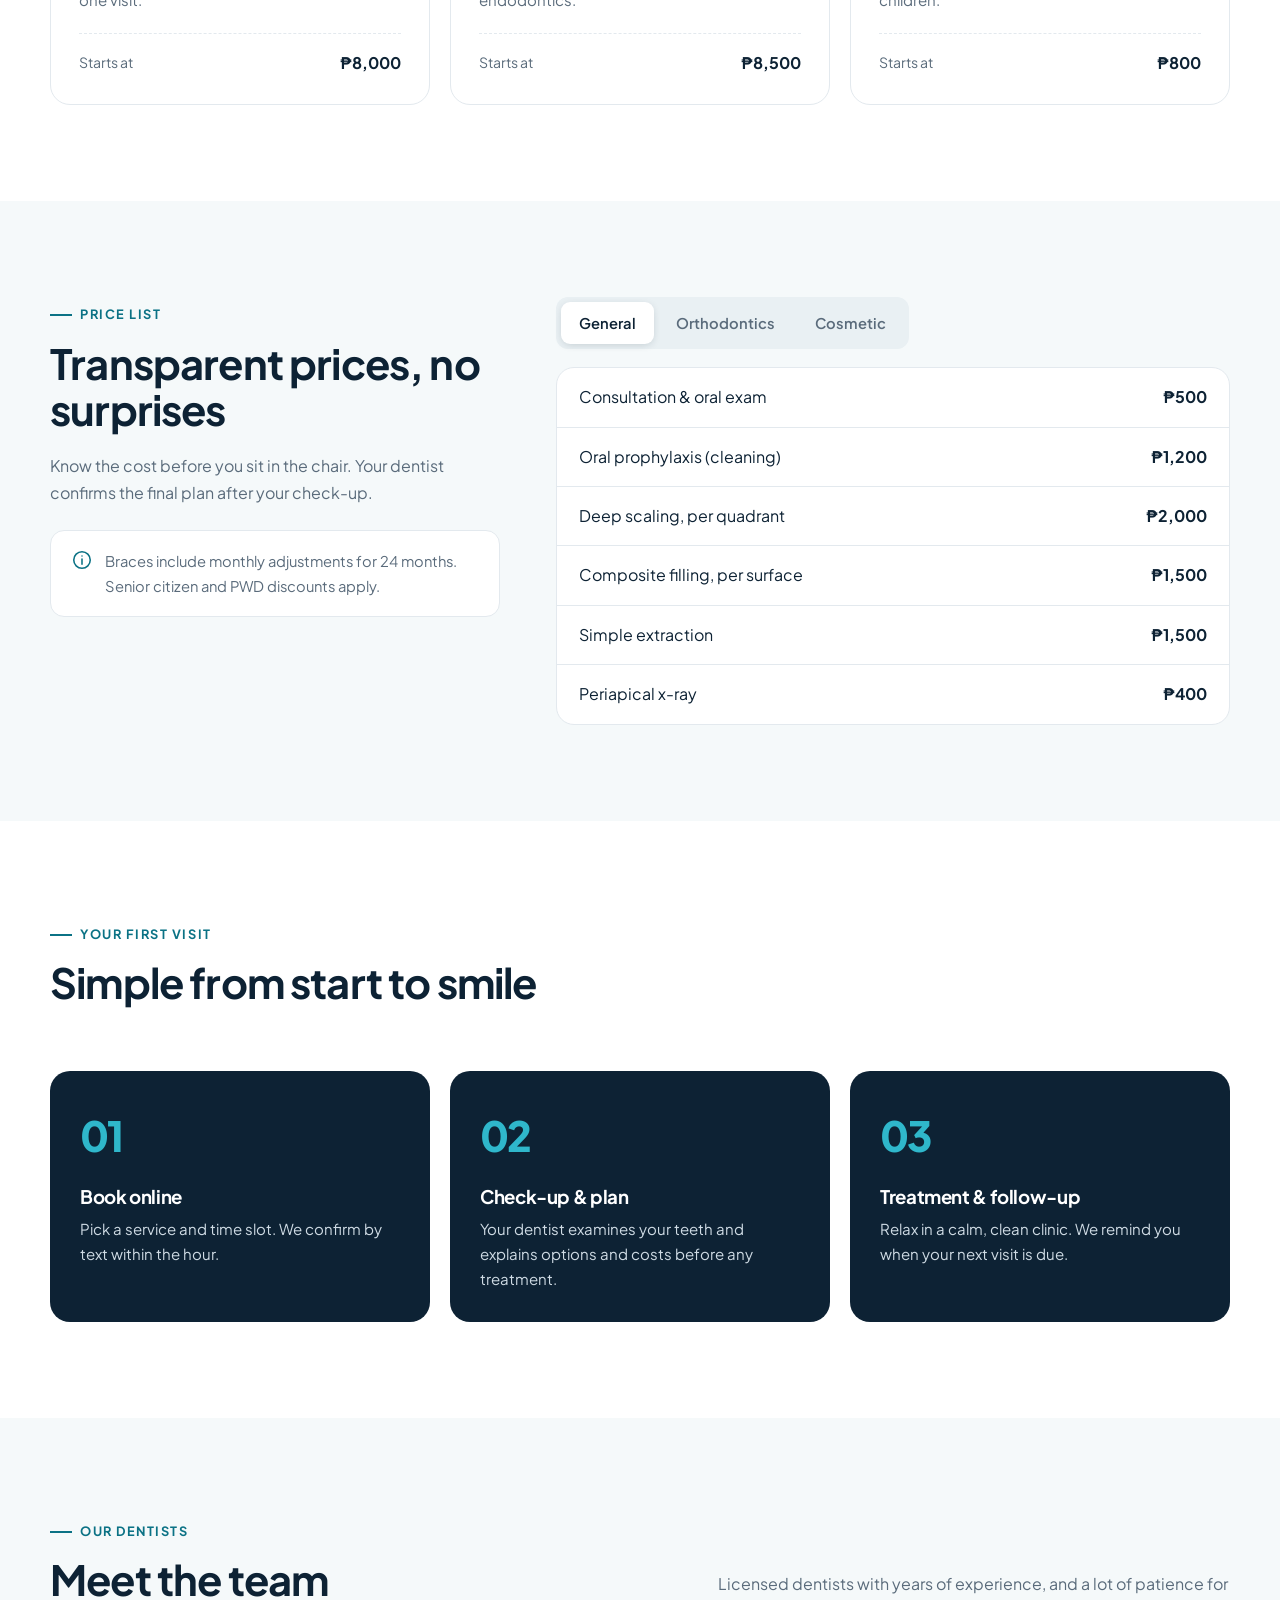
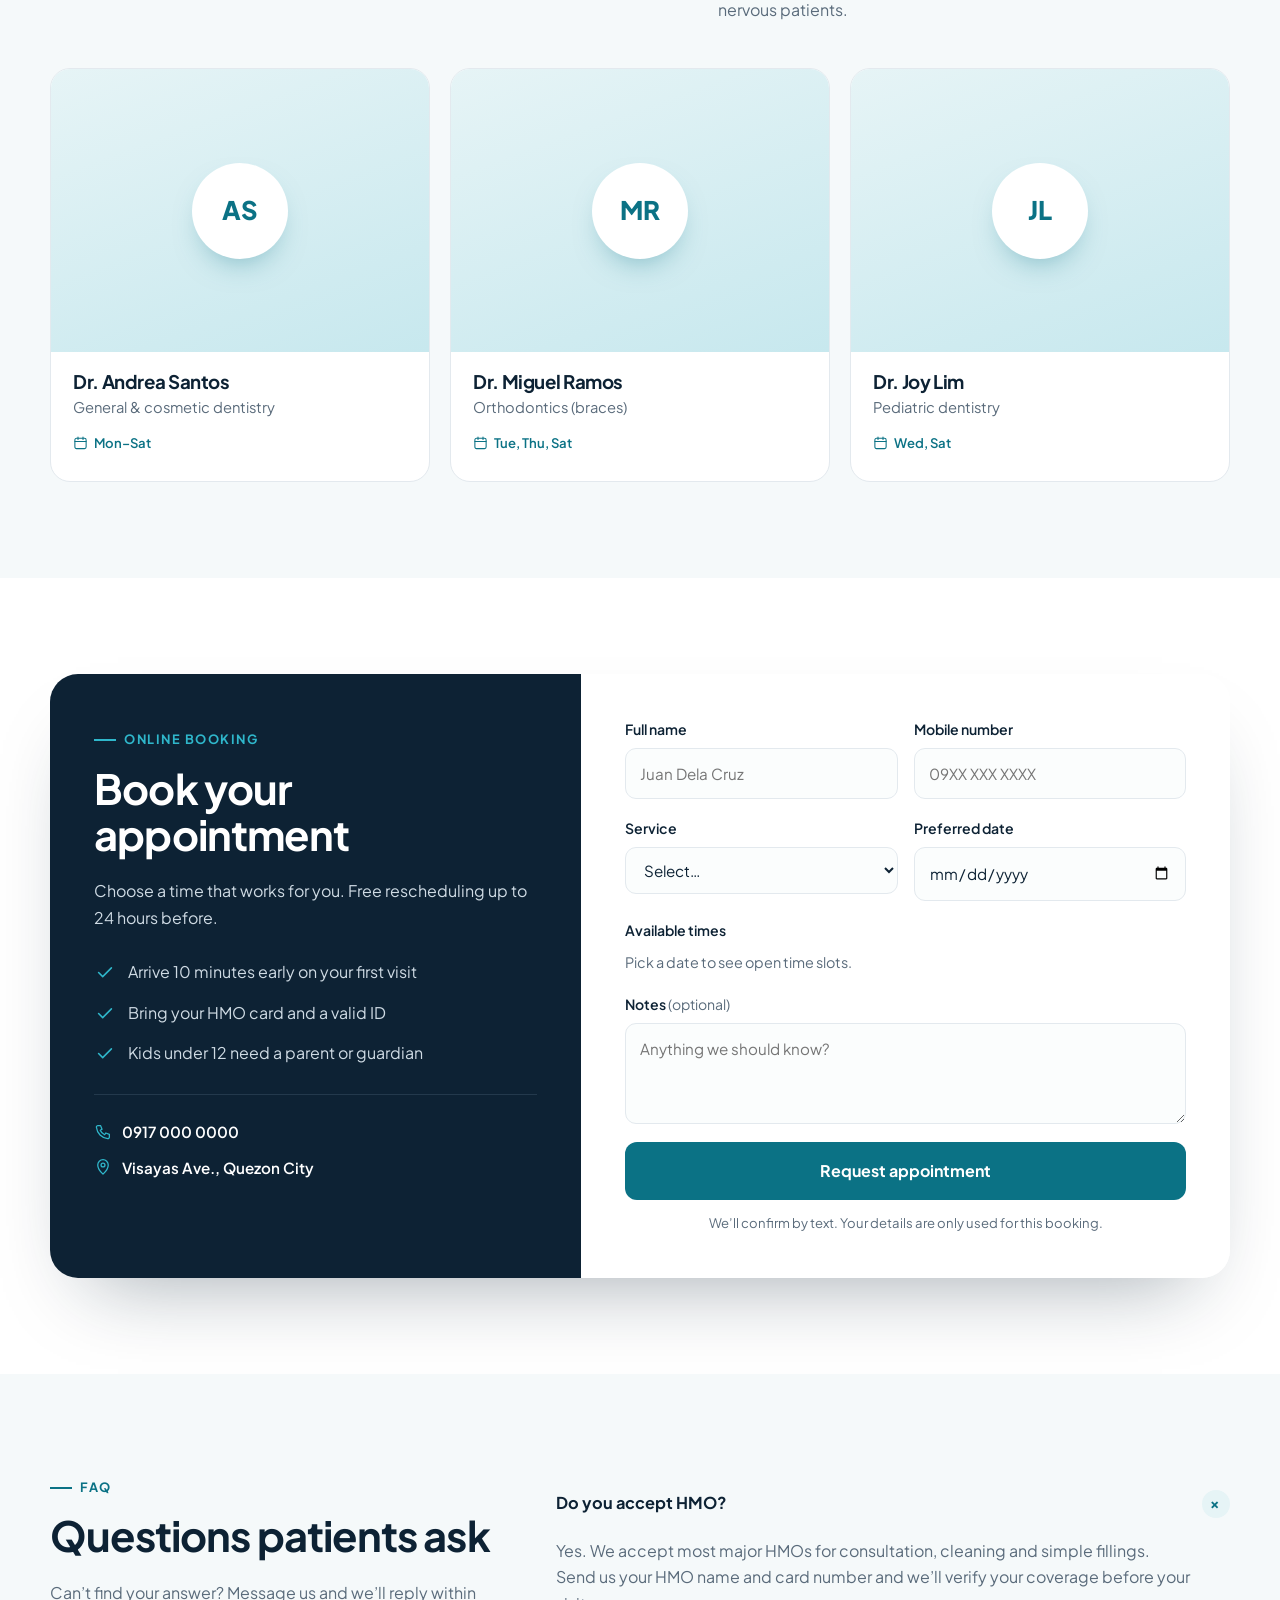
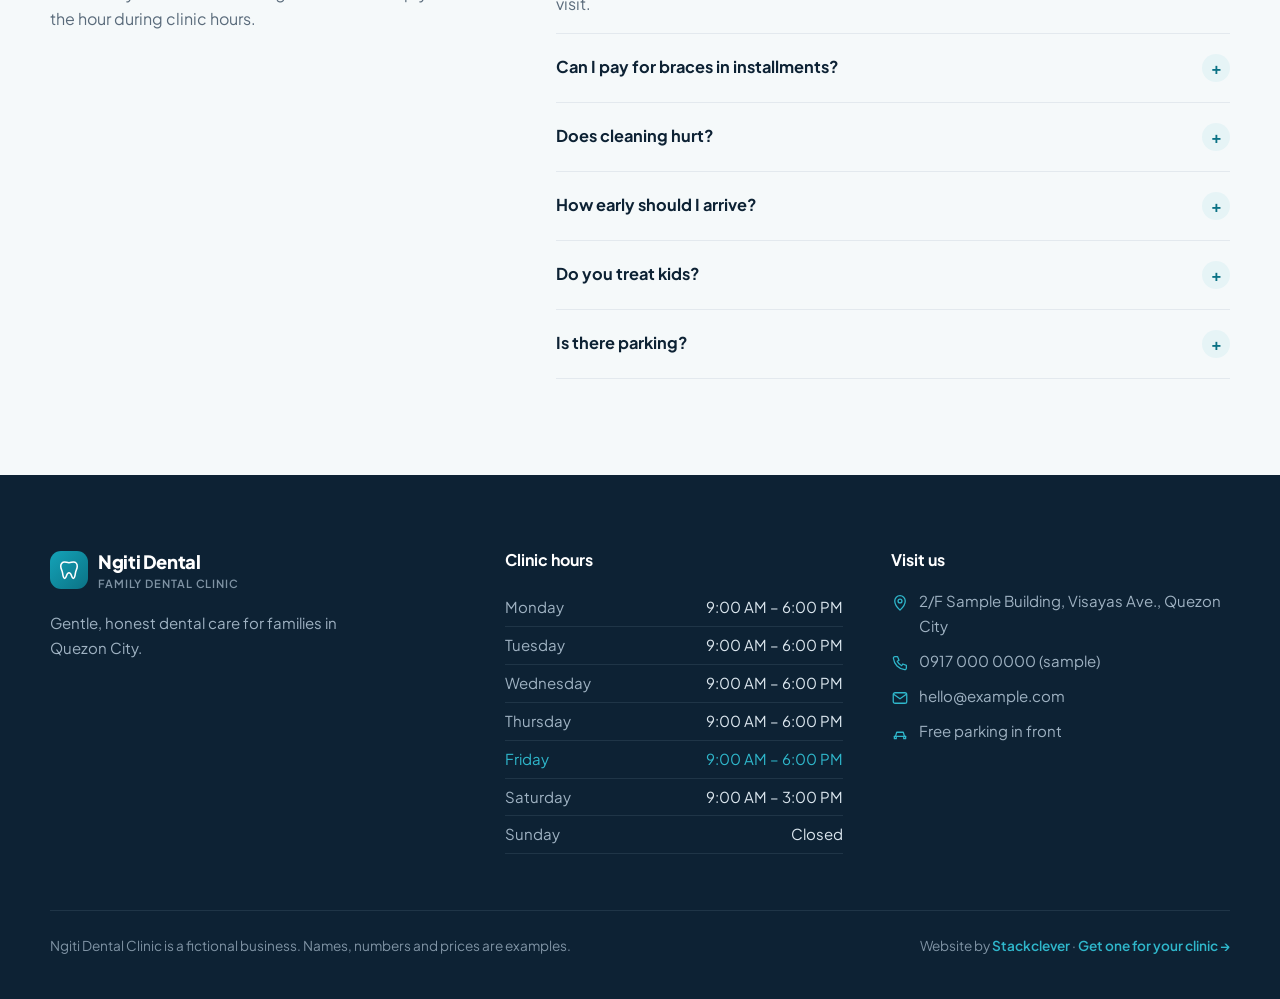
<file: samples/ngiti-dental/index.html>
<!DOCTYPE html>
<html lang="en">
<head>
<meta charset="utf-8">
<meta name="viewport" content="width=device-width, initial-scale=1">
<title>Ngiti Dental Clinic · Sample dental clinic website by Stackclever</title>
<meta name="description" content="Sample dental clinic website by Stackclever. Ngiti Dental Clinic is a fictional business.">
<meta name="robots" content="noindex, nofollow">
<meta name="theme-color" content="#0b7285">
<meta property="og:title" content="Sample dental clinic website · Stackclever">
<meta property="og:description" content="Price list, online booking, FAQs and Messenger in one mobile-friendly site.">
<link rel="preconnect" href="https://fonts.googleapis.com">
<link rel="preconnect" href="https://fonts.gstatic.com" crossorigin>
<link href="https://fonts.googleapis.com/css2?family=Plus+Jakarta+Sans:wght@400;500;600;700;800&display=swap" rel="stylesheet">
<style>
/* Base shared by all samples. Each page defines: --brand --brand-ink --soft --ink --muted --line --bg --surface --r */
*,*::before,*::after{box-sizing:border-box}
html{scroll-behavior:smooth;scroll-padding-top:90px}
body{margin:0;background:var(--bg);color:var(--ink);-webkit-font-smoothing:antialiased}
img,svg{display:block;max-width:100%}
a{color:inherit}
p{margin:0 0 1em}
h1,h2,h3,h4{margin:0 0 .5em}
.wrap{width:min(1180px,100% - 40px);margin-inline:auto}
.ico{width:22px;height:22px;flex:none;fill:none;stroke:currentColor;stroke-width:1.7;stroke-linecap:round;stroke-linejoin:round}
.sr{position:absolute;width:1px;height:1px;overflow:hidden;clip:rect(0 0 0 0)}

.sample-bar{background:#0b0b0c;color:#e9e9ea;font:13px/1.5 system-ui,-apple-system,"Segoe UI",Roboto,sans-serif}
.sample-bar .wrap{display:flex;align-items:center;justify-content:space-between;gap:6px 16px;flex-wrap:wrap;padding:8px 0}
.sample-bar p{margin:0}
.sample-bar b{color:#ffd54a;font-weight:600}
.sample-bar a{color:#ffd54a;font-weight:600;text-decoration:none;white-space:nowrap}
.sample-bar a:hover{text-decoration:underline}

/* Booking engine pieces */
.slots{display:grid;grid-template-columns:repeat(auto-fill,minmax(98px,1fr));gap:8px}
.slot{font:inherit;font-size:.88rem;padding:.65em .4em;border-radius:calc(var(--r) * .6);border:1px solid var(--line);background:var(--surface);color:var(--ink);cursor:pointer;transition:border-color .15s,background .15s}
.slot:hover:not(:disabled){border-color:var(--brand)}
.slot[aria-pressed="true"]{background:var(--brand);border-color:var(--brand);color:var(--brand-ink)}
.slot:disabled{opacity:.45;text-decoration:line-through;cursor:not-allowed}
.slots__empty{grid-column:1/-1;margin:0;color:var(--muted);font-size:.9rem}
.form__error{color:#b42318;font-size:.9rem;font-weight:500}
.done{text-align:center;padding:8px 0}
.done__icon{display:grid;place-items:center;width:56px;height:56px;border-radius:50%;background:var(--soft);color:var(--brand);margin:0 auto 14px}
.done__icon .ico{width:28px;height:28px;stroke-width:2.2}
.done h3{margin-bottom:.3em}
.done>p{color:var(--muted)}
.done dl{display:grid;grid-template-columns:auto 1fr;gap:8px 18px;text-align:left;margin:18px 0;padding:16px 18px;border-radius:var(--r);background:var(--soft);font-size:.94rem}
.done dt{color:var(--muted)}
.done dd{margin:0;font-weight:600}
.done__demo{font-size:.84rem;color:#6b5a12;background:#fff8d6;border:1px solid #f1e2a0;border-radius:10px;padding:10px 12px;text-align:left}
.done .again{font:inherit;font-weight:600;background:none;border:1px solid var(--line);color:var(--ink);padding:.6em 1.2em;border-radius:999px;cursor:pointer}

.chat{position:fixed;right:18px;bottom:18px;z-index:60;display:inline-flex;align-items:center;gap:8px;padding:.8em 1.15em;border:0;border-radius:999px;background:#0866ff;color:#fff;font:600 15px/1 system-ui,-apple-system,"Segoe UI",Roboto,sans-serif;cursor:pointer;box-shadow:0 14px 30px -12px rgba(8,102,255,.7)}
.chat svg{width:20px;height:20px}
.toast{position:fixed;left:50%;bottom:86px;z-index:70;transform:translate(-50%,16px);opacity:0;pointer-events:none;background:#111;color:#fff;padding:12px 18px;border-radius:12px;font:14px/1.45 system-ui,sans-serif;max-width:min(420px,100% - 32px);text-align:center;transition:.25s}
.toast.is-on{opacity:1;transform:translate(-50%,0)}
.credit{font-size:.85rem;color:var(--muted)}
.credit a{color:var(--brand);font-weight:600;text-decoration:none}
@media (max-width:540px){.chat span{display:none}.wrap{width:min(1180px,100% - 32px)}}
[hidden]{display:none!important}


body{--brand:#0b7285;--brand-ink:#fff;--soft:#e6f4f6;--ink:#0d2234;--muted:#5a6b7b;--line:#e3e9ee;--bg:#fff;--surface:#fff;--r:16px;--navy:#0d2234;font:16px/1.65 "Plus Jakarta Sans",system-ui,sans-serif}
h1,h2,h3{letter-spacing:-.02em;line-height:1.12;font-weight:700}
h2{font-size:clamp(1.8rem,3.4vw,2.6rem)}
.eyebrow{display:inline-flex;align-items:center;gap:8px;font-size:.8rem;font-weight:700;letter-spacing:.12em;text-transform:uppercase;color:var(--brand);margin-bottom:14px}
.eyebrow::before{content:"";width:22px;height:2px;background:currentColor}
.btn{display:inline-flex;align-items:center;justify-content:center;gap:8px;padding:14px 24px;border-radius:12px;background:var(--brand);color:#fff;border:0;font:inherit;font-weight:700;text-decoration:none;cursor:pointer;transition:background .2s,transform .2s}
.btn:hover{background:#095f70;transform:translateY(-1px)}
.btn .ico{width:18px;height:18px}
.btn--line{background:#fff;color:var(--ink);box-shadow:inset 0 0 0 1.5px var(--line)}
.btn--line:hover{background:#fff;box-shadow:inset 0 0 0 1.5px var(--brand);color:var(--brand)}
.hd{position:sticky;top:0;z-index:40;background:rgba(255,255,255,.94);backdrop-filter:blur(12px);border-bottom:1px solid var(--line)}
.hd .wrap{display:flex;align-items:center;gap:28px;height:74px}
.logo{display:flex;align-items:center;gap:10px;text-decoration:none;font-weight:800;font-size:1.15rem;letter-spacing:-.02em}
.logo i{display:grid;place-items:center;width:38px;height:38px;border-radius:11px;background:linear-gradient(135deg,#14a3b8,#0b7285);color:#fff}
.logo i .ico{width:22px;height:22px}
.logo small{display:block;font-size:.7rem;font-weight:600;color:var(--muted);letter-spacing:.08em;text-transform:uppercase;margin-top:-3px}
.hd nav{display:flex;gap:26px;margin-left:auto}
.hd nav a{text-decoration:none;color:var(--muted);font-weight:500;font-size:.95rem}
.hd nav a:hover{color:var(--ink)}
.hd__tel{display:flex;align-items:center;gap:8px;font-weight:700;font-size:.92rem;text-decoration:none}
.hd__tel .ico{color:var(--brand);width:18px}
.hero{padding:72px 0 88px;background:radial-gradient(900px 500px at 85% 20%,#dff3f6,transparent 60%),linear-gradient(#f7fbfc,#fff)}
.hero .wrap{display:grid;grid-template-columns:1.05fr .95fr;gap:56px;align-items:center}
.pill{display:inline-flex;align-items:center;gap:10px;padding:7px 14px 7px 8px;border-radius:999px;background:#fff;box-shadow:0 0 0 1px var(--line);font-size:.86rem;font-weight:600;margin-bottom:22px}
.pill b{white-space:nowrap;background:#e7f7ee;color:#137a45;padding:3px 10px;border-radius:999px;font-size:.76rem}
.hero h1{font-size:clamp(2.4rem,5vw,3.9rem);font-weight:800;margin-bottom:20px}
.hero h1 span{color:var(--brand)}
.hero p.lead{font-size:1.15rem;color:var(--muted);max-width:33em}
.hero__cta{display:flex;gap:12px;flex-wrap:wrap;margin:30px 0 34px}
.trust{display:flex;gap:28px;flex-wrap:wrap;padding-top:26px;border-top:1px solid var(--line)}
.trust div{display:flex;align-items:center;gap:10px;font-size:.9rem;font-weight:600}
.trust .ico{color:var(--brand)}
.visual{position:relative;padding:20px 10px 30px 40px}
.visual__panel{position:relative;aspect-ratio:1/1.02;border-radius:32px;overflow:hidden;background:linear-gradient(150deg,#16a6bb 0%,#0b7285 55%,#0d2234 100%)}
.visual__panel svg.art{position:absolute;inset:0;width:100%;height:100%}
.vcard{position:absolute;background:#fff;border-radius:18px;box-shadow:0 24px 50px -20px rgba(13,34,52,.45);padding:16px 18px}
.vcard--appt{left:0;bottom:44px;width:270px}
.vcard--appt small{display:block;color:var(--muted);font-size:.75rem;font-weight:600;text-transform:uppercase;letter-spacing:.08em}
.vcard--appt strong{display:block;font-size:1.05rem;margin:2px 0 10px}
.vcard__row{display:flex;align-items:center;gap:10px;font-size:.86rem;color:var(--muted)}
.vcard__row .ico{width:16px;color:var(--brand)}
.av{display:grid;place-items:center;width:34px;height:34px;border-radius:50%;background:linear-gradient(135deg,#bfe9ef,#7fd0dc);font-weight:700;font-size:.78rem;color:var(--navy)}
.vcard--hmo{right:-6px;top:56px;display:flex;align-items:center;gap:12px}
.vcard--hmo i{display:grid;place-items:center;width:40px;height:40px;border-radius:12px;background:#e7f7ee;color:#137a45}
.vcard--hmo b{display:block;font-size:.95rem}
.vcard--hmo span{font-size:.8rem;color:var(--muted)}
.hmo{border-block:1px solid var(--line);padding:22px 0}
.hmo .wrap{display:flex;align-items:center;gap:14px 40px;flex-wrap:wrap;justify-content:center}
.hmo p{margin:0;color:var(--muted);font-size:.82rem;font-weight:600;text-transform:uppercase;letter-spacing:.1em}
.hmo ul{display:flex;gap:12px 36px;flex-wrap:wrap;list-style:none;margin:0;padding:0;font-weight:800;color:#8a99a8;font-size:1.05rem;letter-spacing:-.01em}
.sec{padding:96px 0}
.sec--tint{background:#f5f9fa}
.sec__head{display:flex;justify-content:space-between;align-items:end;gap:24px;flex-wrap:wrap;margin-bottom:44px}
.sec__head p{color:var(--muted);max-width:32em;margin:0}
.svc{display:grid;grid-template-columns:repeat(3,1fr);gap:20px}
.svc a{display:flex;flex-direction:column;padding:28px;border-radius:20px;background:#fff;border:1px solid var(--line);text-decoration:none;transition:border-color .2s,box-shadow .2s,transform .2s}
.svc a:hover{border-color:transparent;box-shadow:0 24px 50px -28px rgba(13,34,52,.4);transform:translateY(-3px)}
.svc i{display:grid;place-items:center;width:52px;height:52px;border-radius:14px;background:var(--soft);color:var(--brand);margin-bottom:22px}
.svc i .ico{width:26px;height:26px}
.svc h3{font-size:1.15rem;margin-bottom:8px}
.svc p{color:var(--muted);font-size:.94rem;margin-bottom:20px}
.svc span{margin-top:auto;display:flex;justify-content:space-between;align-items:center;padding-top:16px;border-top:1px dashed var(--line);font-size:.88rem;color:var(--muted)}
.svc span b{color:var(--ink);font-size:1rem}
.pricing{display:grid;grid-template-columns:.8fr 1.2fr;gap:56px;align-items:start}
.pricing__note{margin-top:24px;padding:18px 20px;border-radius:14px;background:#fff;border:1px solid var(--line);display:flex;gap:12px;font-size:.92rem;color:var(--muted)}
.pricing__note .ico{color:var(--brand)}
.tabs{display:inline-flex;padding:5px;border-radius:12px;background:#e9f0f3;margin-bottom:18px;gap:4px;flex-wrap:wrap}
.tabs button{font:inherit;font-weight:600;font-size:.92rem;padding:9px 18px;border:0;border-radius:9px;background:none;color:var(--muted);cursor:pointer}
.tabs button[aria-selected="true"]{background:#fff;color:var(--ink);box-shadow:0 2px 8px -2px rgba(13,34,52,.2)}
.ptable{background:#fff;border:1px solid var(--line);border-radius:18px;overflow:hidden}
.ptable div{display:flex;justify-content:space-between;gap:20px;padding:16px 22px;border-bottom:1px solid var(--line)}
.ptable div:last-child{border-bottom:0}
.ptable b{white-space:nowrap}
.steps{display:grid;grid-template-columns:repeat(3,1fr);gap:20px;counter-reset:s}
.steps li{list-style:none;padding:30px;border-radius:20px;background:var(--navy);color:#cfdbe4;position:relative;overflow:hidden}
.steps li::before{counter-increment:s;content:"0" counter(s);display:block;font-size:2.6rem;font-weight:800;color:#2fb7cb;letter-spacing:-.04em;margin-bottom:18px}
.steps h3{color:#fff}
.steps p{margin:0;font-size:.94rem}
.team{display:grid;grid-template-columns:repeat(3,1fr);gap:20px}
.doc{border-radius:20px;border:1px solid var(--line);overflow:hidden;background:#fff}
.doc__ph{aspect-ratio:4/3;display:grid;place-items:center;background:linear-gradient(160deg,#e6f4f6,#c7e8ee)}
.doc__ph span{display:grid;place-items:center;width:96px;height:96px;border-radius:50%;background:#fff;color:var(--brand);font-weight:800;font-size:1.6rem;box-shadow:0 14px 30px -14px rgba(11,114,133,.5)}
.doc__b{padding:20px 22px}
.doc__b h3{margin-bottom:2px}
.doc__b p{margin:0;color:var(--muted);font-size:.92rem}
.doc__b small{display:inline-flex;align-items:center;gap:6px;margin-top:12px;font-size:.82rem;font-weight:600;color:var(--brand)}
.doc__b small .ico{width:15px}
.book{display:grid;grid-template-columns:.9fr 1.1fr;border-radius:28px;overflow:hidden;box-shadow:0 40px 80px -40px rgba(13,34,52,.4)}
.book__side{background:var(--navy);color:#cfdbe4;padding:48px 44px}
.book__side h2{color:#fff}
.book__side ul{list-style:none;padding:0;margin:28px 0;display:grid;gap:14px}
.book__side li{display:flex;gap:12px}
.book__side li .ico{color:#2fb7cb;margin-top:2px}
.book__contact{padding-top:24px;border-top:1px solid #23394c;display:grid;gap:10px;font-size:.95rem}
.book__contact a{display:flex;align-items:center;gap:10px;text-decoration:none;color:#fff;font-weight:600}
.book__contact .ico{color:#2fb7cb;width:18px}
.book__form{background:#fff;padding:44px}
.bform .f-row{display:grid;grid-template-columns:1fr 1fr;gap:16px}
.f{display:flex;flex-direction:column;gap:7px;margin:0 0 18px;border:0;padding:0;min-width:0}
.f label,.f legend{font-weight:600;font-size:.88rem;padding:0}
.f legend{margin-bottom:9px}
.f input,.f select,.f textarea{font:inherit;font-size:.95rem;padding:12px 14px;border-radius:11px;border:1.5px solid var(--line);background:#fbfdfd;color:var(--ink);width:100%}
.f input:focus,.f select:focus,.f textarea:focus{outline:0;border-color:var(--brand);background:#fff;box-shadow:0 0 0 4px rgba(11,114,133,.12)}
.opt{color:var(--muted);font-weight:400}
.bform .btn{width:100%;padding:16px}
.f-note{text-align:center;font-size:.82rem;color:var(--muted);margin:12px 0 0}
.faq{display:grid;grid-template-columns:.8fr 1.2fr;gap:56px}
.faq details{border-bottom:1px solid var(--line)}
.faq summary{list-style:none;cursor:pointer;display:flex;justify-content:space-between;gap:16px;padding:20px 0;font-weight:700;font-size:1.02rem}
.faq summary::-webkit-details-marker{display:none}
.faq summary::after{content:"+";flex:none;display:grid;place-items:center;width:28px;height:28px;border-radius:50%;background:var(--soft);color:var(--brand);font-weight:700;transition:transform .2s}
.faq details[open] summary::after{transform:rotate(45deg)}
.faq details p{color:var(--muted);padding-right:40px}
.ft{background:var(--navy);color:#9fb2c2;padding:72px 0 28px;font-size:.94rem}
.ft .wrap>div:first-child{display:grid;grid-template-columns:1.2fr 1fr 1fr;gap:48px}
.ft .logo{color:#fff}
.ft h4{color:#fff;font-size:1rem;margin-bottom:16px}
.ft table{width:100%;border-collapse:collapse}
.ft td{padding:6px 0;border-bottom:1px solid #1f3547}
.ft td:last-child{text-align:right;color:#dbe6ee}
.ft tr.is-today td{color:#2fb7cb}
.ft address{font-style:normal;display:grid;gap:10px}
.ft address span{display:flex;gap:10px}
.ft address .ico{color:#2fb7cb;width:18px;margin-top:3px}
.ft .credit{margin-top:56px;padding-top:24px;border-top:1px solid #1f3547;color:#7f93a4;display:flex;justify-content:space-between;gap:12px;flex-wrap:wrap}
.ft .credit a{color:#2fb7cb}
@media (max-width:980px){
 .hero .wrap,.pricing,.book,.faq{grid-template-columns:1fr}
 .svc,.team{grid-template-columns:1fr 1fr}
 .hd nav,.hd__tel{display:none}
 .hd .btn{margin-left:auto}
 .visual{max-width:520px;margin:0 auto;width:100%}
 .ft .wrap>div:first-child{grid-template-columns:1fr}
}
@media (max-width:600px){
 .svc,.team,.steps,.bform .f-row{grid-template-columns:1fr}
 .sec{padding:68px 0}
 .hero{padding:44px 0 64px}
 .book__side,.book__form{padding:30px 22px}
 .visual{padding:10px 0 30px}
 .vcard--appt{left:-4px;width:240px}
 .vcard--hmo{right:-4px;top:20px}
 .hd .btn{padding:10px 14px;font-size:.88rem}
}
</style>
</head>
<body class="">
<div class="sample-bar" role="note"><div class="wrap">
  <p><b>Sample site.</b> Ngiti Dental Clinic is a fictional business, made by Stackclever to show what a dental clinic website could look like.</p>
  <a href="https://xcmoizoe.github.io/service/#contact">Get a site like this →</a>
</div></div>

<header class="hd"><div class="wrap">
  <a href="#" class="logo"><i><svg class="ico" viewBox="0 0 24 24" aria-hidden="true"><path d="M7.2 3.2C4.6 3.2 3 5.2 3 7.8c0 3 1.5 4.6 2 7.6.4 3 1.1 5.8 2.5 5.8s1.6-3.9 3-5.4c.8-.8 2.2-.8 3 0 1.4 1.5 1.6 5.4 3 5.4s2.1-2.8 2.5-5.8c.5-3 2-4.6 2-7.6 0-2.6-1.6-4.6-4.2-4.6-1.6 0-2.8.9-4.8.9s-3.2-.9-4.8-.9z"/></svg></i><span>Ngiti Dental<small>Family dental clinic</small></span></a>
  <nav aria-label="Main"><a href="#services">Services</a><a href="#prices">Prices</a><a href="#team">Dentists</a><a href="#faq">FAQ</a></nav>
  <a class="hd__tel" href="#book"><svg class="ico" viewBox="0 0 24 24" aria-hidden="true"><path d="M5.2 3.5h3.6l1.9 4.8-2.4 1.5a11.4 11.4 0 0 0 5.9 5.9l1.5-2.4 4.8 1.9v3.6a2 2 0 0 1-2.2 2A16.9 16.9 0 0 1 3.2 5.7a2 2 0 0 1 2-2.2z"/></svg> 0917 000 0000</a>
  <a href="#book" class="btn">Book a visit</a>
</div></header>
<main>
<section class="hero"><div class="wrap">
  <div>
    <span class="pill"><b>Open today</b> Accepting new patients · Quezon City</span>
    <h1>Gentle dental care for the <span>whole family.</span></h1>
    <p class="lead">Check-ups, braces and whitening from dentists who take their time. See clear prices and book your slot online in under a minute.</p>
    <div class="hero__cta"><a href="#book" class="btn">Book an appointment <svg class="ico" viewBox="0 0 24 24" aria-hidden="true"><path d="M5 12h14"/><path d="M13 6l6 6-6 6"/></svg></a><a href="#prices" class="btn btn--line">View price list</a></div>
    <div class="trust">
      <div><svg class="ico" viewBox="0 0 24 24" aria-hidden="true"><rect x="2.5" y="5" width="19" height="14" rx="2.5"/><path d="M2.5 10h19"/><path d="M6.5 15h4"/></svg> HMO accepted</div><div><svg class="ico" viewBox="0 0 24 24" aria-hidden="true"><path d="M12 3l7.5 3v6c0 4.6-3.2 7.9-7.5 9-4.3-1.1-7.5-4.4-7.5-9V6z"/><path d="M9 12l2 2 4-4"/></svg> Sterilized tools</div><div><svg class="ico" viewBox="0 0 24 24" aria-hidden="true"><rect x="2.5" y="6" width="19" height="12" rx="2"/><circle cx="12" cy="12" r="2.5"/><path d="M6 9.5v.01"/><path d="M18 14.5v.01"/></svg> Braces from ₱5,000 down</div>
    </div>
  </div>
  <div class="visual" aria-hidden="true">
    <div class="visual__panel"><svg class="art" viewBox="0 0 400 410" aria-hidden="true">
    <defs><radialGradient id="g1" cx="70%" cy="25%" r="60%"><stop offset="0" stop-color="#7fe3ef" stop-opacity=".55"/><stop offset="1" stop-color="#7fe3ef" stop-opacity="0"/></radialGradient></defs>
    <rect width="400" height="410" fill="url(#g1)"/>
    <g fill="none" stroke="#fff" stroke-opacity=".12" stroke-width="1"><circle cx="300" cy="110" r="70"/><circle cx="300" cy="110" r="110"/><circle cx="300" cy="110" r="150"/><circle cx="300" cy="110" r="190"/></g>
    <g transform="translate(205 52) scale(5.4)" fill="#fff" fill-opacity=".95" stroke="none"><path d="M7.2 3.2C4.6 3.2 3 5.2 3 7.8c0 3 1.5 4.6 2 7.6.4 3 1.1 5.8 2.5 5.8s1.6-3.9 3-5.4c.8-.8 2.2-.8 3 0 1.4 1.5 1.6 5.4 3 5.4s2.1-2.8 2.5-5.8c.5-3 2-4.6 2-7.6 0-2.6-1.6-4.6-4.2-4.6-1.6 0-2.8.9-4.8.9s-3.2-.9-4.8-.9z"/></g>
    <g transform="translate(232 72)" fill="#fff"><path d="M8 0l2.2 5.8L16 8l-5.8 2.2L8 16l-2.2-5.8L0 8l5.8-2.2z" opacity=".9"/></g>
    <g transform="translate(330 205) scale(.7)" fill="#bff3f9"><path d="M8 0l2.2 5.8L16 8l-5.8 2.2L8 16l-2.2-5.8L0 8l5.8-2.2z"/></g>
  </svg></div>
    <div class="vcard vcard--hmo"><i><svg class="ico" viewBox="0 0 24 24" aria-hidden="true"><path d="M5 12.5l4.5 4.5L19 7.5"/></svg></i><div><b>HMO verified</b><span>Coverage checked in 1 day</span></div></div>
    <div class="vcard vcard--appt">
      <small>Next available</small><strong>Tomorrow · 10:00 AM</strong>
      <div class="vcard__row"><span class="av">AS</span><div><b style="color:var(--ink)">Dr. Andrea Santos</b><br>Check-up &amp; cleaning</div></div>
    </div>
  </div>
</div></section>
<div class="hmo"><div class="wrap"><p>HMO partners</p><ul><li>Maxicare</li><li>Intellicare</li><li>Medicard</li><li>PhilCare</li><li>Avega</li></ul></div></div>

<section class="sec" id="services"><div class="wrap">
  <div class="sec__head"><div><span class="eyebrow">Services</span><h2>Everything your smile needs</h2></div><p>From your child’s first check-up to a full set of braces, all under one roof with the same friendly team.</p></div>
  <div class="svc"><a href="#book" data-book="Cleaning"><i><svg class="ico" viewBox="0 0 24 24" aria-hidden="true"><circle cx="12" cy="12" r="9"/><path d="M8.5 14.2a4.6 4.6 0 0 0 7 0"/><path d="M9 9.6h.01"/><path d="M15 9.6h.01"/></svg></i><h3>Check-up &amp; cleaning</h3><p>Oral exam, scaling and polishing to keep gums healthy.</p><span>Starts at <b>₱1,200</b></span></a><a href="#book" data-book="Fillings"><i><svg class="ico" viewBox="0 0 24 24" aria-hidden="true"><path d="M7.2 3.2C4.6 3.2 3 5.2 3 7.8c0 3 1.5 4.6 2 7.6.4 3 1.1 5.8 2.5 5.8s1.6-3.9 3-5.4c.8-.8 2.2-.8 3 0 1.4 1.5 1.6 5.4 3 5.4s2.1-2.8 2.5-5.8c.5-3 2-4.6 2-7.6 0-2.6-1.6-4.6-4.2-4.6-1.6 0-2.8.9-4.8.9s-3.2-.9-4.8-.9z"/></svg></i><h3>Fillings</h3><p>Tooth-colored composite fillings that blend in naturally.</p><span>Starts at <b>₱1,500</b></span></a><a href="#book" data-book="Braces consultation"><i><svg class="ico" viewBox="0 0 24 24" aria-hidden="true"><circle cx="12" cy="12" r="9"/><circle cx="12" cy="12" r="5"/><circle cx="12" cy="12" r="1"/></svg></i><h3>Braces</h3><p>Metal, ceramic and self-ligating braces with monthly plans.</p><span>Starts at <b>₱45,000</b></span></a><a href="#book" data-book="Teeth whitening"><i><svg class="ico" viewBox="0 0 24 24" aria-hidden="true"><path d="M12 3l1.9 5.1L19 10l-5.1 1.9L12 17l-1.9-5.1L5 10l5.1-1.9z"/><path d="M19 15.5l.8 2 2 .8-2 .8-.8 2-.8-2-2-.8 2-.8z"/></svg></i><h3>Teeth whitening</h3><p>In-clinic whitening, up to 8 shades lighter in one visit.</p><span>Starts at <b>₱8,000</b></span></a><a href="#book" data-book="Root canal"><i><svg class="ico" viewBox="0 0 24 24" aria-hidden="true"><path d="M12 3l7.5 3v6c0 4.6-3.2 7.9-7.5 9-4.3-1.1-7.5-4.4-7.5-9V6z"/><path d="M9 12l2 2 4-4"/></svg></i><h3>Root canal</h3><p>Save an infected tooth with modern rotary endodontics.</p><span>Starts at <b>₱8,500</b></span></a><a href="#book" data-book="Kids check-up"><i><svg class="ico" viewBox="0 0 24 24" aria-hidden="true"><path d="M12 20s-7.5-4.6-7.5-10.2A4.2 4.2 0 0 1 12 7.3a4.2 4.2 0 0 1 7.5 2.5C19.5 15.4 12 20 12 20z"/></svg></i><h3>Kids dentistry</h3><p>Gentle first visits, fluoride and sealants for children.</p><span>Starts at <b>₱800</b></span></a></div>
</div></section>

<section class="sec sec--tint" id="prices"><div class="wrap pricing">
  <div>
    <span class="eyebrow">Price list</span><h2>Transparent prices, no surprises</h2>
    <p style="color:var(--muted)">Know the cost before you sit in the chair. Your dentist confirms the final plan after your check-up.</p>
    <div class="pricing__note"><svg class="ico" viewBox="0 0 24 24" aria-hidden="true"><circle cx="12" cy="12" r="9"/><path d="M12 11v5.5"/><path d="M12 7.6v.01"/></svg><span>Braces include monthly adjustments for 24 months. Senior citizen and PWD discounts apply.</span></div>
  </div>
  <div data-tabs>
    <div class="tabs" role="tablist"><button role="tab" aria-selected="true" aria-controls="tab-0">General</button><button role="tab" aria-selected="false" aria-controls="tab-1">Orthodontics</button><button role="tab" aria-selected="false" aria-controls="tab-2">Cosmetic</button></div>
    <div class="ptable" id="tab-0" role="tabpanel"><div><span>Consultation &amp; oral exam</span><b>₱500</b></div><div><span>Oral prophylaxis (cleaning)</span><b>₱1,200</b></div><div><span>Deep scaling, per quadrant</span><b>₱2,000</b></div><div><span>Composite filling, per surface</span><b>₱1,500</b></div><div><span>Simple extraction</span><b>₱1,500</b></div><div><span>Periapical x-ray</span><b>₱400</b></div></div><div class="ptable" id="tab-1" role="tabpanel" hidden><div><span>Braces consultation &amp; records</span><b>₱1,500</b></div><div><span>Metal braces (complete)</span><b>₱45,000</b></div><div><span>Ceramic braces (complete)</span><b>₱65,000</b></div><div><span>Self-ligating braces</span><b>₱80,000</b></div><div><span>Monthly adjustment (after 24 mo.)</span><b>₱1,000</b></div><div><span>Retainer, per arch</span><b>₱4,500</b></div></div><div class="ptable" id="tab-2" role="tabpanel" hidden><div><span>In-clinic whitening</span><b>₱8,000</b></div><div><span>Take-home whitening kit</span><b>₱6,500</b></div><div><span>Direct composite veneer, per tooth</span><b>₱4,000</b></div><div><span>Porcelain crown</span><b>₱15,000</b></div><div><span>Dentures (complete, per arch)</span><b>₱12,000</b></div></div>
  </div>
</div></section>

<section class="sec"><div class="wrap">
  <div class="sec__head"><div><span class="eyebrow">Your first visit</span><h2>Simple from start to smile</h2></div></div>
  <ol class="steps" style="padding:0;margin:0">
    <li><h3>Book online</h3><p>Pick a service and time slot. We confirm by text within the hour.</p></li>
    <li><h3>Check-up &amp; plan</h3><p>Your dentist examines your teeth and explains options and costs before any treatment.</p></li>
    <li><h3>Treatment &amp; follow-up</h3><p>Relax in a calm, clean clinic. We remind you when your next visit is due.</p></li>
  </ol>
</div></section>

<section class="sec sec--tint" id="team"><div class="wrap">
  <div class="sec__head"><div><span class="eyebrow">Our dentists</span><h2>Meet the team</h2></div><p>Licensed dentists with years of experience, and a lot of patience for nervous patients.</p></div>
  <div class="team"><div class="doc"><div class="doc__ph"><span>AS</span></div><div class="doc__b"><h3>Dr. Andrea Santos</h3><p>General & cosmetic dentistry</p><small><svg class="ico" viewBox="0 0 24 24" aria-hidden="true"><rect x="3" y="4.5" width="18" height="16.5" rx="2.5"/><path d="M3 9.5h18"/><path d="M8 2.5v4"/><path d="M16 2.5v4"/></svg> Mon–Sat</small></div></div><div class="doc"><div class="doc__ph"><span>MR</span></div><div class="doc__b"><h3>Dr. Miguel Ramos</h3><p>Orthodontics (braces)</p><small><svg class="ico" viewBox="0 0 24 24" aria-hidden="true"><rect x="3" y="4.5" width="18" height="16.5" rx="2.5"/><path d="M3 9.5h18"/><path d="M8 2.5v4"/><path d="M16 2.5v4"/></svg> Tue, Thu, Sat</small></div></div><div class="doc"><div class="doc__ph"><span>JL</span></div><div class="doc__b"><h3>Dr. Joy Lim</h3><p>Pediatric dentistry</p><small><svg class="ico" viewBox="0 0 24 24" aria-hidden="true"><rect x="3" y="4.5" width="18" height="16.5" rx="2.5"/><path d="M3 9.5h18"/><path d="M8 2.5v4"/><path d="M16 2.5v4"/></svg> Wed, Sat</small></div></div></div>
</div></section>

<section class="sec" id="book"><div class="wrap"><div class="book">
  <div class="book__side">
    <span class="eyebrow" style="color:#2fb7cb">Online booking</span>
    <h2>Book your appointment</h2>
    <p>Choose a time that works for you. Free rescheduling up to 24 hours before.</p>
    <ul>
      <li><svg class="ico" viewBox="0 0 24 24" aria-hidden="true"><path d="M5 12.5l4.5 4.5L19 7.5"/></svg> Arrive 10 minutes early on your first visit</li>
      <li><svg class="ico" viewBox="0 0 24 24" aria-hidden="true"><path d="M5 12.5l4.5 4.5L19 7.5"/></svg> Bring your HMO card and a valid ID</li>
      <li><svg class="ico" viewBox="0 0 24 24" aria-hidden="true"><path d="M5 12.5l4.5 4.5L19 7.5"/></svg> Kids under 12 need a parent or guardian</li>
    </ul>
    <div class="book__contact"><a href="#book"><svg class="ico" viewBox="0 0 24 24" aria-hidden="true"><path d="M5.2 3.5h3.6l1.9 4.8-2.4 1.5a11.4 11.4 0 0 0 5.9 5.9l1.5-2.4 4.8 1.9v3.6a2 2 0 0 1-2.2 2A16.9 16.9 0 0 1 3.2 5.7a2 2 0 0 1 2-2.2z"/></svg> 0917 000 0000</a><a href="#visit"><svg class="ico" viewBox="0 0 24 24" aria-hidden="true"><path d="M12 21.5s-7-6.3-7-12.2a7 7 0 0 1 14 0c0 5.9-7 12.2-7 12.2z"/><circle cx="12" cy="9.3" r="2.6"/></svg> Visayas Ave., Quezon City</a></div>
  </div>
  <div class="book__form"><form class="bform" id="booking" novalidate data-config="{&quot;slots&quot;:[&quot;9:00 AM&quot;,&quot;10:00 AM&quot;,&quot;11:00 AM&quot;,&quot;12:00 PM&quot;,&quot;1:00 PM&quot;,&quot;2:00 PM&quot;,&quot;3:00 PM&quot;,&quot;4:00 PM&quot;,&quot;5:00 PM&quot;],&quot;hours&quot;:[9,10,11,12,13,14,15,16,17],&quot;busy&quot;:35,&quot;closed&quot;:[0],&quot;serviceLabel&quot;:&quot;Service&quot;,&quot;serviceWord&quot;:&quot;a service&quot;,&quot;slotLabel&quot;:&quot;Time&quot;,&quot;slotWord&quot;:&quot;time slot&quot;,&quot;doneTitle&quot;:&quot;Appointment requested&quot;,&quot;doneText&quot;:&quot;We’ll text you to confirm your slot within the hour.&quot;}">
    
    <div class="f-row">
      <div class="f"><label for="b-name">Full name</label><input id="b-name" name="name" autocomplete="name" placeholder="Juan Dela Cruz"></div>
      <div class="f"><label for="b-mobile">Mobile number</label><input id="b-mobile" name="mobile" type="tel" inputmode="tel" autocomplete="tel" placeholder="09XX XXX XXXX"></div>
    </div>
    <div class="f-row">
      <div class="f"><label for="b-service">Service</label><select id="b-service" name="service"><option value="">Select…</option><option>Consultation / check-up</option><option>Cleaning</option><option>Fillings</option><option>Extraction</option><option>Braces consultation</option><option>Teeth whitening</option><option>Root canal</option><option>Kids check-up</option></select></div>
      <div class="f"><label for="b-date">Preferred date</label><input id="b-date" name="date" type="date"></div>
    </div>
    
    <fieldset class="f"><legend>Available times</legend><div class="slots" aria-live="polite"></div></fieldset>
    <div class="f"><label for="b-notes">Notes <span class="opt">(optional)</span></label><textarea id="b-notes" name="notes" rows="3" placeholder="Anything we should know?"></textarea></div>
    <p class="form__error" role="alert" hidden></p>
    <button type="submit" class="btn">Request appointment</button>
    <p class="f-note">We’ll confirm by text. Your details are only used for this booking.</p>
  </form></div>
</div></div></section>

<section class="sec sec--tint" id="faq"><div class="wrap faq">
  <div><span class="eyebrow">FAQ</span><h2>Questions patients ask</h2><p style="color:var(--muted)">Can’t find your answer? Message us and we’ll reply within the hour during clinic hours.</p></div>
  <div><details open><summary>Do you accept HMO?</summary><p>Yes. We accept most major HMOs for consultation, cleaning and simple fillings. Send us your HMO name and card number and we’ll verify your coverage before your visit.</p></details><details><summary>Can I pay for braces in installments?</summary><p>Yes. Metal braces start with a ₱5,000 down payment, and the balance is paid monthly during your adjustments. GCash, cards and cash are accepted.</p></details><details><summary>Does cleaning hurt?</summary><p>Most patients feel only mild pressure. If your gums are sensitive, tell us and we’ll use topical numbing gel.</p></details><details><summary>How early should I arrive?</summary><p>Please come 10 minutes early on your first visit to fill out your dental history form.</p></details><details><summary>Do you treat kids?</summary><p>Yes. Dr. Joy Lim sees children from age 2, on Wednesdays and Saturdays.</p></details><details><summary>Is there parking?</summary><p>Yes, free parking for 4 cars is available in front of the building.</p></details></div>
</div></section>
</main>
<footer class="ft" id="visit"><div class="wrap">
  <div>
    <div><a href="#" class="logo"><i><svg class="ico" viewBox="0 0 24 24" aria-hidden="true"><path d="M7.2 3.2C4.6 3.2 3 5.2 3 7.8c0 3 1.5 4.6 2 7.6.4 3 1.1 5.8 2.5 5.8s1.6-3.9 3-5.4c.8-.8 2.2-.8 3 0 1.4 1.5 1.6 5.4 3 5.4s2.1-2.8 2.5-5.8c.5-3 2-4.6 2-7.6 0-2.6-1.6-4.6-4.2-4.6-1.6 0-2.8.9-4.8.9s-3.2-.9-4.8-.9z"/></svg></i><span>Ngiti Dental<small style="color:#7f93a4">Family dental clinic</small></span></a><p style="margin-top:18px;max-width:22em">Gentle, honest dental care for families in Quezon City.</p></div>
    <div><h4>Clinic hours</h4><table><tbody><tr data-day="1"><td>Monday</td><td>9:00 AM – 6:00 PM</td></tr><tr data-day="2"><td>Tuesday</td><td>9:00 AM – 6:00 PM</td></tr><tr data-day="3"><td>Wednesday</td><td>9:00 AM – 6:00 PM</td></tr><tr data-day="4"><td>Thursday</td><td>9:00 AM – 6:00 PM</td></tr><tr data-day="5"><td>Friday</td><td>9:00 AM – 6:00 PM</td></tr><tr data-day="6"><td>Saturday</td><td>9:00 AM – 3:00 PM</td></tr><tr data-day="0"><td>Sunday</td><td>Closed</td></tr></tbody></table></div>
    <div><h4>Visit us</h4><address><span><svg class="ico" viewBox="0 0 24 24" aria-hidden="true"><path d="M12 21.5s-7-6.3-7-12.2a7 7 0 0 1 14 0c0 5.9-7 12.2-7 12.2z"/><circle cx="12" cy="9.3" r="2.6"/></svg> 2/F Sample Building, Visayas Ave., Quezon City</span><span><svg class="ico" viewBox="0 0 24 24" aria-hidden="true"><path d="M5.2 3.5h3.6l1.9 4.8-2.4 1.5a11.4 11.4 0 0 0 5.9 5.9l1.5-2.4 4.8 1.9v3.6a2 2 0 0 1-2.2 2A16.9 16.9 0 0 1 3.2 5.7a2 2 0 0 1 2-2.2z"/></svg> 0917 000 0000 (sample)</span><span><svg class="ico" viewBox="0 0 24 24" aria-hidden="true"><rect x="3" y="5" width="18" height="14" rx="2.5"/><path d="M3.5 7l8.5 6 8.5-6"/></svg> hello@example.com</span><span><svg class="ico" viewBox="0 0 24 24" aria-hidden="true"><path d="M4.5 16.5h15"/><path d="M6 16.5l1.6-5.5h8.8l1.6 5.5"/><path d="M4.5 16.5v3h2.5v-1.5"/><path d="M17 18v1.5h2.5v-3"/></svg> Free parking in front</span></address></div>
  </div>
  <p class="credit"><span>Ngiti Dental Clinic is a fictional business. Names, numbers and prices are examples.</span><span>Website by <a href="https://xcmoizoe.github.io/service/">Stackclever</a> · <a href="https://xcmoizoe.github.io/service/#contact">Get one for your clinic →</a></span></p>
</div></footer>
<button type="button" class="chat" data-demo-chat><svg viewBox="0 0 24 24" fill="currentColor" aria-hidden="true"><path d="M12 2C6.36 2 2 6.13 2 11.7c0 2.91 1.19 5.44 3.14 7.17.16.14.26.35.27.57l.05 1.78a.8.8 0 0 0 1.12.71l1.99-.88c.17-.07.36-.09.53-.04.91.25 1.88.39 2.9.39 5.64 0 10-4.13 10-9.7S17.64 2 12 2Zm6 7.46-2.94 4.66a1.5 1.5 0 0 1-2.17.4l-2.34-1.75a.6.6 0 0 0-.72 0l-3.16 2.4c-.42.32-.97-.18-.69-.63l2.94-4.66a1.5 1.5 0 0 1 2.17-.4l2.34 1.75a.6.6 0 0 0 .72 0l3.16-2.4c.42-.32.97.18.69.63Z"/></svg><span>Message us</span></button>
<div class="toast" role="status" aria-live="polite"></div>
<script>
(function () {
  var toastEl = document.querySelector('.toast'), tt;
  function toast(m) {
    toastEl.textContent = m; toastEl.classList.add('is-on');
    clearTimeout(tt); tt = setTimeout(function () { toastEl.classList.remove('is-on'); }, 3600);
  }
  document.querySelectorAll('[data-demo-chat]').forEach(function (b) {
    b.addEventListener('click', function () { toast('Sample site: on a real site this opens the business’s Messenger chat.'); });
  });

  // Tabs: [data-tabs] > [role=tab][aria-controls]
  document.querySelectorAll('[data-tabs]').forEach(function (group) {
    var tabs = group.querySelectorAll('[role="tab"]');
    tabs.forEach(function (t) {
      t.addEventListener('click', function () {
        tabs.forEach(function (x) {
          var on = x === t;
          x.setAttribute('aria-selected', on);
          document.getElementById(x.getAttribute('aria-controls')).hidden = !on;
        });
      });
    });
  });

  var today = new Date().getDay();
  document.querySelectorAll('[data-day="' + today + '"]').forEach(function (r) { r.classList.add('is-today'); });

  var form = document.getElementById('booking');
  if (!form) return;
  var cfg = JSON.parse(form.dataset.config);
  var dateIn = form.elements.date, slotBox = form.querySelector('.slots'), picked = '';
  function pad(n) { return n < 10 ? '0' + n : '' + n; }
  function iso(d) { return d.getFullYear() + '-' + pad(d.getMonth() + 1) + '-' + pad(d.getDate()); }
  function taken(ds, i) {
    var h = 0, s = ds + ':' + i;
    for (var k = 0; k < s.length; k++) h = (h * 31 + s.charCodeAt(k)) >>> 0;
    return h % 100 < cfg.busy;
  }
  window.SampleBooking = { taken: taken, cfg: cfg, iso: iso };
  if (dateIn.type === 'date') {
    dateIn.min = iso(new Date());
    var mx = new Date(); mx.setDate(mx.getDate() + 60); dateIn.max = iso(mx);
  }

  function render() {
    slotBox.innerHTML = ''; picked = '';
    if (!dateIn.value) { slotBox.innerHTML = '<p class="slots__empty">Pick a date to see open ' + cfg.slotWord + 's.</p>'; return; }
    var d = new Date(dateIn.value + 'T00:00:00');
    if (cfg.closed.indexOf(d.getDay()) !== -1) { slotBox.innerHTML = '<p class="slots__empty">Closed on ' + d.toLocaleDateString('en-PH', { weekday: 'long' }) + 's. Please pick another date.</p>'; return; }
    var now = new Date(), isToday = dateIn.value === iso(now), any = false;
    cfg.slots.forEach(function (label, i) {
      var b = document.createElement('button');
      b.type = 'button'; b.className = 'slot'; b.textContent = label; b.setAttribute('aria-pressed', 'false');
      var past = isToday && cfg.hours[i] !== undefined && cfg.hours[i] <= now.getHours();
      if (past || taken(dateIn.value, i)) { b.disabled = true; b.title = 'Already booked'; } else any = true;
      b.addEventListener('click', function () {
        slotBox.querySelectorAll('.slot').forEach(function (x) { x.setAttribute('aria-pressed', 'false'); });
        b.setAttribute('aria-pressed', 'true'); picked = label;
      });
      slotBox.appendChild(b);
    });
    if (!any) { var p = document.createElement('p'); p.className = 'slots__empty'; p.textContent = 'Fully booked that day. Try another date.'; slotBox.appendChild(p); }
  }
  dateIn.addEventListener('change', render);
  render();

  var err = form.querySelector('.form__error');
  form.addEventListener('submit', function (e) {
    e.preventDefault();
    var d = new FormData(form), miss = [];
    if (!(d.get('name') || '').trim()) miss.push('your name');
    if (!(d.get('mobile') || '').trim()) miss.push('a mobile number');
    if (!d.get('service')) miss.push(cfg.serviceWord);
    if (!d.get('date')) miss.push('a date');
    if (!picked) miss.push('a ' + cfg.slotWord);
    if (miss.length) { err.textContent = 'Please add ' + miss.join(', ') + '.'; err.hidden = false; return; }
    err.hidden = true;
    var rows = [['Name', d.get('name')], [cfg.serviceLabel, d.get('service')],
      ['Date', new Date(d.get('date') + 'T00:00:00').toLocaleDateString('en-PH', { weekday: 'short', month: 'short', day: 'numeric', year: 'numeric' })],
      [cfg.slotLabel, picked]];
    if (d.get('guests')) rows.push(['Guests', d.get('guests')]);
    if (d.get('grade')) rows.push(['Grade level', d.get('grade')]);
    var done = document.createElement('div');
    done.className = 'done'; done.setAttribute('role', 'status');
    done.innerHTML = '<div class="done__icon"><svg class="ico" viewBox="0 0 24 24"><path d="M5 12.5l4.5 4.5L19 7.5"/></svg></div><h3></h3><p></p><dl></dl>' +
      '<p class="done__demo"><b>Sample site:</b> nothing was sent. On a real site, this request goes straight to the business by Messenger, SMS or email.</p>' +
      '<button type="button" class="again">Make another booking</button>';
    done.querySelector('h3').textContent = cfg.doneTitle;
    done.querySelector('h3 + p').textContent = cfg.doneText;
    var dl = done.querySelector('dl');
    rows.forEach(function (r) {
      var dt = document.createElement('dt'); dt.textContent = r[0];
      var dd = document.createElement('dd'); dd.textContent = r[1];
      dl.appendChild(dt); dl.appendChild(dd);
    });
    done.querySelector('.again').addEventListener('click', function () {
      done.remove(); form.reset(); form.hidden = false; render();
      form.dispatchEvent(new Event('sample:reset'));
    });
    form.hidden = true;
    form.parentNode.insertBefore(done, form.nextSibling);
    done.scrollIntoView({ behavior: 'smooth', block: 'center' });
  });

  document.querySelectorAll('[data-book]').forEach(function (a) {
    a.addEventListener('click', function () { form.elements.service.value = a.dataset.book; });
  });
})();


</script>
</body>
</html>
</file>
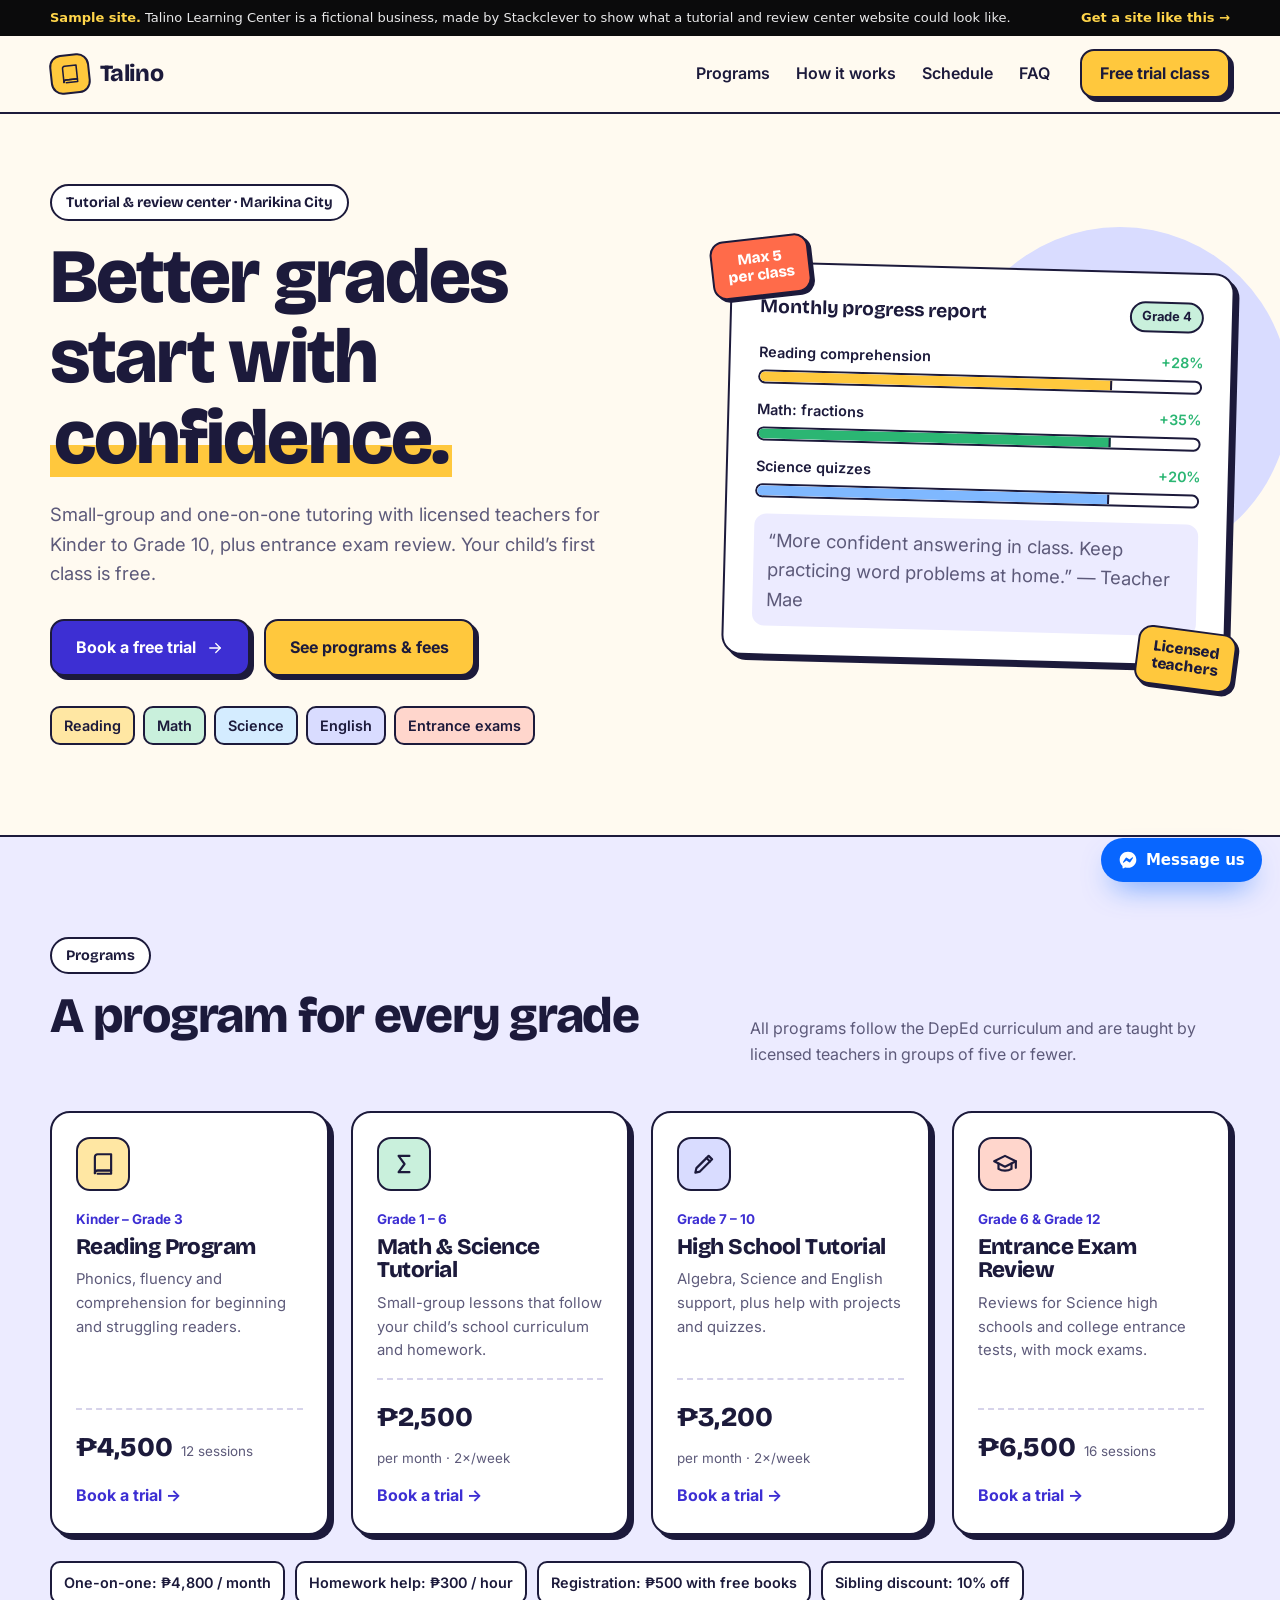
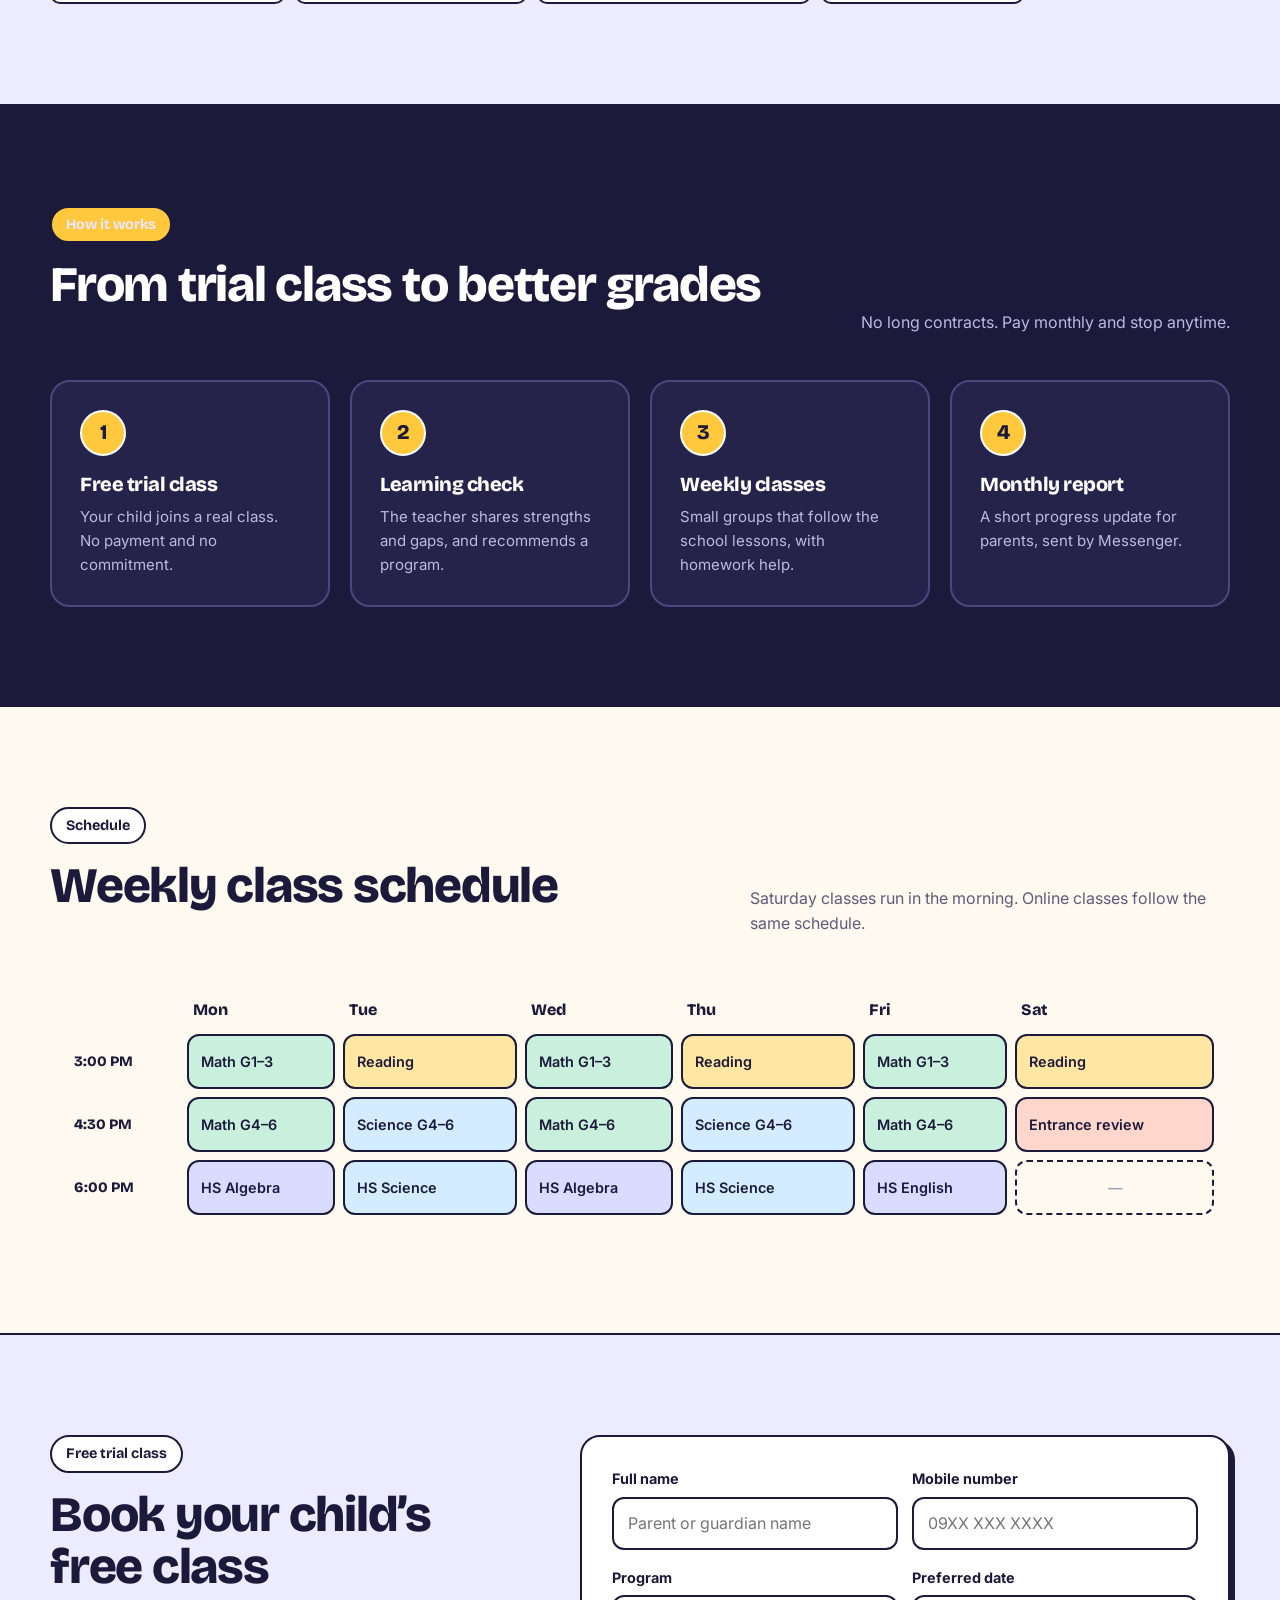
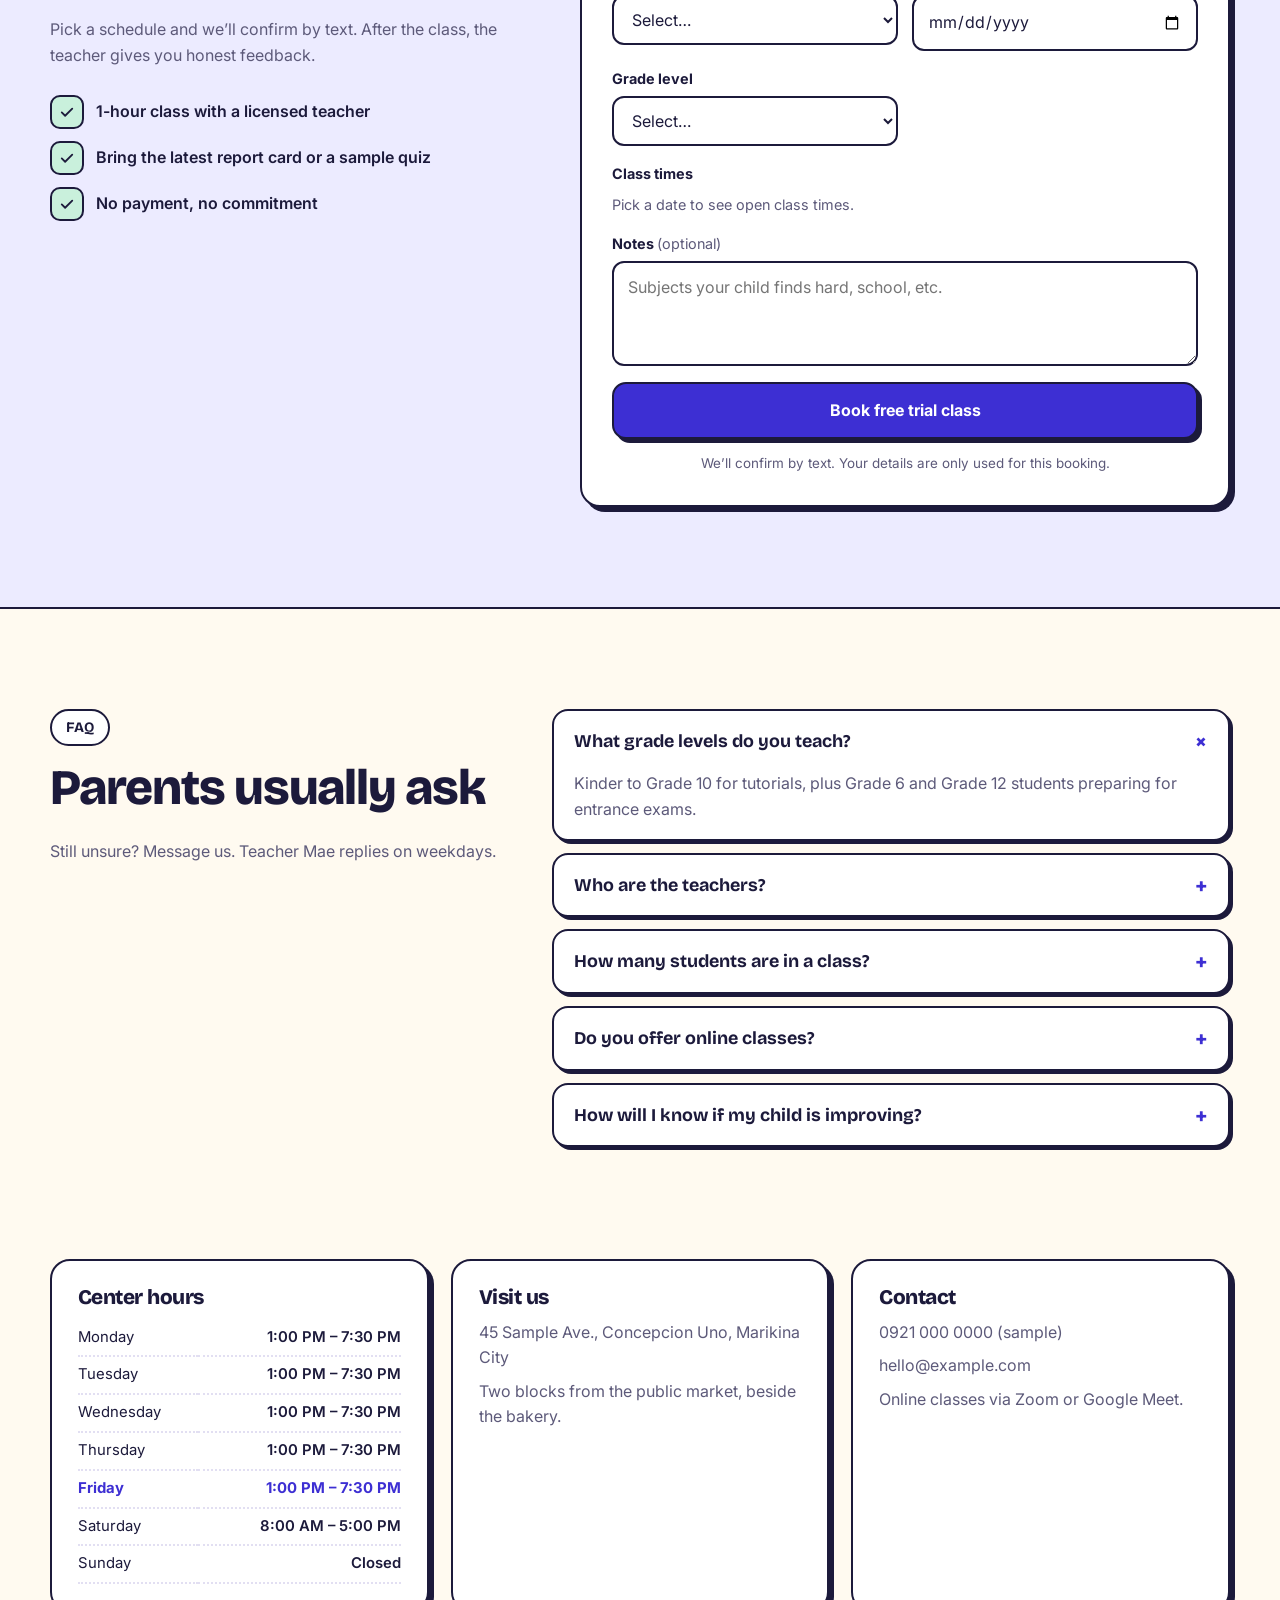
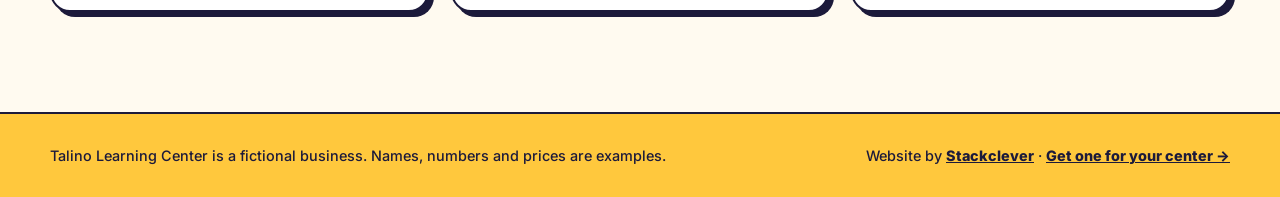
<file: samples/talino-learning/index.html>
<!DOCTYPE html>
<html lang="en">
<head>
<meta charset="utf-8">
<meta name="viewport" content="width=device-width, initial-scale=1">
<title>Talino Learning Center · Sample tutorial and review center website by Stackclever</title>
<meta name="description" content="Sample tutorial and review center website by Stackclever. Talino Learning Center is a fictional business.">
<meta name="robots" content="noindex, nofollow">
<meta name="theme-color" content="#3d2fd3">
<meta property="og:title" content="Sample tutorial and review center website · Stackclever">
<meta property="og:description" content="Price list, online booking, FAQs and Messenger in one mobile-friendly site.">
<link rel="preconnect" href="https://fonts.googleapis.com">
<link rel="preconnect" href="https://fonts.gstatic.com" crossorigin>
<link href="https://fonts.googleapis.com/css2?family=Bricolage+Grotesque:opsz,wght@12..96,600;12..96,700;12..96,800&family=Inter:wght@400;500;600;700&display=swap" rel="stylesheet">
<style>
/* Base shared by all samples. Each page defines: --brand --brand-ink --soft --ink --muted --line --bg --surface --r */
*,*::before,*::after{box-sizing:border-box}
html{scroll-behavior:smooth;scroll-padding-top:90px}
body{margin:0;background:var(--bg);color:var(--ink);-webkit-font-smoothing:antialiased}
img,svg{display:block;max-width:100%}
a{color:inherit}
p{margin:0 0 1em}
h1,h2,h3,h4{margin:0 0 .5em}
.wrap{width:min(1180px,100% - 40px);margin-inline:auto}
.ico{width:22px;height:22px;flex:none;fill:none;stroke:currentColor;stroke-width:1.7;stroke-linecap:round;stroke-linejoin:round}
.sr{position:absolute;width:1px;height:1px;overflow:hidden;clip:rect(0 0 0 0)}

.sample-bar{background:#0b0b0c;color:#e9e9ea;font:13px/1.5 system-ui,-apple-system,"Segoe UI",Roboto,sans-serif}
.sample-bar .wrap{display:flex;align-items:center;justify-content:space-between;gap:6px 16px;flex-wrap:wrap;padding:8px 0}
.sample-bar p{margin:0}
.sample-bar b{color:#ffd54a;font-weight:600}
.sample-bar a{color:#ffd54a;font-weight:600;text-decoration:none;white-space:nowrap}
.sample-bar a:hover{text-decoration:underline}

/* Booking engine pieces */
.slots{display:grid;grid-template-columns:repeat(auto-fill,minmax(98px,1fr));gap:8px}
.slot{font:inherit;font-size:.88rem;padding:.65em .4em;border-radius:calc(var(--r) * .6);border:1px solid var(--line);background:var(--surface);color:var(--ink);cursor:pointer;transition:border-color .15s,background .15s}
.slot:hover:not(:disabled){border-color:var(--brand)}
.slot[aria-pressed="true"]{background:var(--brand);border-color:var(--brand);color:var(--brand-ink)}
.slot:disabled{opacity:.45;text-decoration:line-through;cursor:not-allowed}
.slots__empty{grid-column:1/-1;margin:0;color:var(--muted);font-size:.9rem}
.form__error{color:#b42318;font-size:.9rem;font-weight:500}
.done{text-align:center;padding:8px 0}
.done__icon{display:grid;place-items:center;width:56px;height:56px;border-radius:50%;background:var(--soft);color:var(--brand);margin:0 auto 14px}
.done__icon .ico{width:28px;height:28px;stroke-width:2.2}
.done h3{margin-bottom:.3em}
.done>p{color:var(--muted)}
.done dl{display:grid;grid-template-columns:auto 1fr;gap:8px 18px;text-align:left;margin:18px 0;padding:16px 18px;border-radius:var(--r);background:var(--soft);font-size:.94rem}
.done dt{color:var(--muted)}
.done dd{margin:0;font-weight:600}
.done__demo{font-size:.84rem;color:#6b5a12;background:#fff8d6;border:1px solid #f1e2a0;border-radius:10px;padding:10px 12px;text-align:left}
.done .again{font:inherit;font-weight:600;background:none;border:1px solid var(--line);color:var(--ink);padding:.6em 1.2em;border-radius:999px;cursor:pointer}

.chat{position:fixed;right:18px;bottom:18px;z-index:60;display:inline-flex;align-items:center;gap:8px;padding:.8em 1.15em;border:0;border-radius:999px;background:#0866ff;color:#fff;font:600 15px/1 system-ui,-apple-system,"Segoe UI",Roboto,sans-serif;cursor:pointer;box-shadow:0 14px 30px -12px rgba(8,102,255,.7)}
.chat svg{width:20px;height:20px}
.toast{position:fixed;left:50%;bottom:86px;z-index:70;transform:translate(-50%,16px);opacity:0;pointer-events:none;background:#111;color:#fff;padding:12px 18px;border-radius:12px;font:14px/1.45 system-ui,sans-serif;max-width:min(420px,100% - 32px);text-align:center;transition:.25s}
.toast.is-on{opacity:1;transform:translate(-50%,0)}
.credit{font-size:.85rem;color:var(--muted)}
.credit a{color:var(--brand);font-weight:600;text-decoration:none}
@media (max-width:540px){.chat span{display:none}.wrap{width:min(1180px,100% - 32px)}}
[hidden]{display:none!important}


body{--brand:#3d2fd3;--brand-ink:#fff;--soft:#ecebff;--ink:#1c1a3b;--muted:#5d5a7a;--line:#1c1a3b;--bg:#fffaf0;--surface:#fff;--r:14px;--y:#ffc83d;--g:#2bb673;--c:#ff6b4a;font:16px/1.6 "Inter",system-ui,sans-serif}
h1,h2,h3{font-family:"Bricolage Grotesque",system-ui,sans-serif;font-weight:800;letter-spacing:-.025em;line-height:1.05}
h2{font-size:clamp(2rem,4vw,3.1rem)}
.lbl{display:inline-block;font-family:"Bricolage Grotesque",sans-serif;font-weight:700;font-size:.9rem;padding:5px 14px;border:2px solid var(--ink);border-radius:999px;background:#fff;margin-bottom:16px}
.box{background:#fff;border:2px solid var(--ink);border-radius:20px;box-shadow:5px 5px 0 var(--ink)}
.btn{display:inline-flex;align-items:center;justify-content:center;gap:10px;padding:14px 24px;border-radius:14px;background:var(--brand);color:#fff;border:2px solid var(--ink);box-shadow:4px 4px 0 var(--ink);font:inherit;font-weight:700;text-decoration:none;cursor:pointer;transition:transform .12s,box-shadow .12s}
.btn:hover{transform:translate(-2px,-2px);box-shadow:6px 6px 0 var(--ink)}
.btn:active{transform:translate(2px,2px);box-shadow:1px 1px 0 var(--ink)}
.btn .ico{width:18px;height:18px}
.btn--y{background:var(--y);color:var(--ink)}
.hd{position:sticky;top:0;z-index:40;background:var(--bg);border-bottom:2px solid var(--ink)}
.hd .wrap{display:flex;align-items:center;gap:30px;height:76px}
.logo{display:flex;align-items:center;gap:10px;text-decoration:none;font-family:"Bricolage Grotesque",sans-serif;font-weight:800;font-size:1.45rem;letter-spacing:-.03em}
.logo i{display:grid;place-items:center;width:40px;height:40px;border-radius:12px;background:var(--y);border:2px solid var(--ink);transform:rotate(-6deg)}
.hd nav{display:flex;gap:26px;margin-left:auto;font-weight:600}
.hd nav a{text-decoration:none}
.hd nav a:hover{color:var(--brand)}
.hd .btn{padding:10px 18px}
.hero{padding:70px 0 90px;position:relative;overflow:hidden}
.hero .wrap{display:grid;grid-template-columns:1.1fr .9fr;gap:60px;align-items:center}
.hero h1{font-size:clamp(2.8rem,6vw,5rem);margin-bottom:22px}
.mk{background:linear-gradient(transparent 58%,var(--y) 58% 92%,transparent 92%);padding:0 4px}
.hero p{font-size:1.15rem;color:var(--muted);max-width:30em}
.hero__cta{display:flex;gap:14px;flex-wrap:wrap;margin:30px 0}
.subj{display:flex;gap:8px;flex-wrap:wrap}
.subj span{font-weight:600;font-size:.9rem;padding:6px 12px;border-radius:10px;border:2px solid var(--ink)}
.report{position:relative;padding:28px;transform:rotate(1.5deg)}
.report__top{display:flex;justify-content:space-between;align-items:center;margin-bottom:18px}
.report__top b{font-family:"Bricolage Grotesque",sans-serif;font-size:1.2rem}
.report__top span{font-size:.8rem;font-weight:700;background:#c9f0dc;border:2px solid var(--ink);padding:3px 10px;border-radius:999px}
.bar{margin-bottom:14px}
.bar div{display:flex;justify-content:space-between;font-weight:600;font-size:.9rem;margin-bottom:6px}
.bar div em{font-style:normal;color:var(--g)}
.bar i{display:block;height:14px;border-radius:8px;border:2px solid var(--ink);background:#fff;overflow:hidden;position:relative}
.bar i::before{content:"";position:absolute;inset:0;width:var(--b);background:#e3e1f5}
.bar i::after{content:"";position:absolute;inset:0;width:var(--a);background:var(--c2);border-right:2px solid var(--ink)}
.report__note{margin:16px 0 0;padding:12px 14px;border-radius:12px;background:var(--soft);font-size:.9rem}
.stk{position:absolute;font-family:"Bricolage Grotesque",sans-serif;font-weight:800;border:2px solid var(--ink);border-radius:14px;padding:10px 14px;box-shadow:3px 3px 0 var(--ink);font-size:.95rem;line-height:1.15;text-align:center}
.stk--1{background:var(--c);color:#fff;top:-26px;left:-22px;transform:rotate(-8deg)}
.stk--2{background:var(--y);bottom:-24px;right:-12px;transform:rotate(6deg)}
.blob{position:absolute;border-radius:50%;z-index:-1}
.sec{padding:100px 0}
.sec--ink{background:var(--ink);color:#e9e7ff}
.sec--ink h2{color:#fff}
.sec--lav{background:var(--soft);border-block:2px solid var(--ink)}
.head{display:flex;justify-content:space-between;align-items:end;gap:24px;flex-wrap:wrap;margin-bottom:44px}
.head p{color:var(--muted);max-width:30em;margin:0}
.progs{display:grid;grid-template-columns:repeat(4,1fr);gap:22px}
.prog{display:flex;flex-direction:column;padding:24px;transition:transform .15s,box-shadow .15s}
.prog:hover{transform:translate(-3px,-3px);box-shadow:8px 8px 0 var(--ink)}
.prog__ic{display:grid;place-items:center;width:54px;height:54px;border-radius:14px;border:2px solid var(--ink);margin-bottom:18px}
.prog__ic .ico{width:26px;height:26px;stroke-width:2}
.prog small{font-weight:700;color:var(--brand);font-size:.84rem}
.prog h3{font-size:1.4rem;margin:4px 0 10px}
.prog p{color:var(--muted);font-size:.93rem}
.prog__p{margin-top:auto;padding-top:16px;border-top:2px dashed #d6d3ea;display:flex;align-items:baseline;gap:8px;flex-wrap:wrap}
.prog__p b{font-family:"Bricolage Grotesque",sans-serif;font-size:1.7rem;font-weight:800}
.prog__p span{font-size:.84rem;color:var(--muted)}
.prog a{margin-top:14px;font-weight:700;color:var(--brand);text-decoration:none}
.fees{margin-top:26px;display:flex;gap:10px;flex-wrap:wrap}
.fees span{font-size:.9rem;font-weight:600;background:#fff;border:2px solid var(--ink);border-radius:10px;padding:8px 12px}
.how{display:grid;grid-template-columns:repeat(4,1fr);gap:20px;counter-reset:h}
.how div{padding:28px;border-radius:20px;border:2px solid #4b4880;background:#25234a}
.how div::before{counter-increment:h;content:counter(h);display:grid;place-items:center;width:46px;height:46px;border-radius:50%;background:var(--y);color:var(--ink);font-family:"Bricolage Grotesque",sans-serif;font-weight:800;font-size:1.3rem;margin-bottom:18px;border:2px solid #fff}
.how h3{color:#fff;font-size:1.25rem}
.how p{margin:0;color:#bdbae0;font-size:.94rem}
.tt{overflow:auto;padding:4px 8px 10px 4px}
table.week{width:100%;border-collapse:separate;border-spacing:8px;min-width:760px}
.week th{font-family:"Bricolage Grotesque",sans-serif;font-weight:800;text-align:left;font-size:1rem;padding:4px 6px}
.week td{padding:14px 12px;border:2px solid var(--ink);border-radius:12px;font-weight:600;font-size:.9rem;background:#fff}
.week td.time{border:0;background:none;font-family:"Bricolage Grotesque",sans-serif;font-weight:800;white-space:nowrap}
.week td.y{background:#ffe7a3}.week td.g{background:#c9f0dc}.week td.b{background:#d4ecff}.week td.p{background:#d9dcff}.week td.r{background:#ffd6cc}
.week td.e{background:none;border-style:dashed;color:#a3a0bf;text-align:center}
.book{display:grid;grid-template-columns:.85fr 1.15fr;gap:50px;align-items:start}
.perks{list-style:none;padding:0;margin:26px 0 0;display:grid;gap:12px}
.perks li{display:flex;gap:12px;align-items:center;font-weight:600}
.perks i{display:grid;place-items:center;width:34px;height:34px;border-radius:10px;border:2px solid var(--ink);background:#c9f0dc;flex:none}
.perks .ico{width:18px;height:18px;stroke-width:2.4}
.bform{padding:30px}
.f-row{display:grid;grid-template-columns:1fr 1fr;gap:14px}
.f{display:flex;flex-direction:column;gap:6px;margin:0 0 16px;border:0;padding:0;min-width:0}
.f label,.f legend{font-weight:700;font-size:.9rem;padding:0}
.f legend{margin-bottom:8px}
.f input,.f select,.f textarea{font:inherit;padding:12px 14px;border-radius:12px;border:2px solid var(--ink);background:#fff;color:var(--ink);width:100%}
.f input:focus,.f select:focus,.f textarea:focus{outline:0;box-shadow:3px 3px 0 var(--brand)}
.opt{color:var(--muted);font-weight:400}
.slot{border:2px solid var(--ink);border-radius:12px;font-weight:700}
.slot[aria-pressed="true"]{box-shadow:3px 3px 0 var(--ink)}
.bform .btn{width:100%}
.f-note{font-size:.84rem;color:var(--muted);text-align:center;margin:14px 0 0}
.done .again{border:2px solid var(--ink)}
.faq{display:grid;grid-template-columns:.8fr 1.2fr;gap:50px}
.faq details{margin-bottom:12px;padding:0 20px;border-radius:16px;box-shadow:3px 3px 0 var(--ink)}
.faq summary{cursor:pointer;list-style:none;font-family:"Bricolage Grotesque",sans-serif;font-weight:700;font-size:1.12rem;padding:16px 30px 16px 0;position:relative}
.faq summary::-webkit-details-marker{display:none}
.faq summary::after{content:"+";position:absolute;right:0;top:12px;font-size:1.5rem;color:var(--brand);transition:transform .2s}
.faq details[open] summary::after{transform:rotate(45deg)}
.faq details p{color:var(--muted);margin:0 0 16px}
.visit{display:grid;grid-template-columns:1fr 1fr 1fr;gap:22px}
.visit>div{padding:26px}
.visit h3{font-size:1.3rem}
.visit table{width:100%;border-collapse:collapse;font-size:.93rem}
.visit td{padding:6px 0;border-bottom:2px dotted #e2dff2}
.visit td:last-child{text-align:right;font-weight:600}
.visit tr.is-today td{color:var(--brand);font-weight:700}
.visit p{color:var(--muted);margin:0 0 8px}
.ft{background:var(--y);border-top:2px solid var(--ink);padding:30px 0;font-weight:500;font-size:.9rem}
.ft .wrap{display:flex;justify-content:space-between;gap:12px;flex-wrap:wrap}
.ft a{color:var(--ink);font-weight:800}
@media (max-width:1020px){.progs{grid-template-columns:1fr 1fr}.how{grid-template-columns:1fr 1fr}}
@media (max-width:900px){
 .hd nav{display:none}.hd .btn{margin-left:auto}
 .hero .wrap,.book,.faq,.visit{grid-template-columns:1fr}
 .report{max-width:460px;margin:30px auto 0;width:calc(100% - 20px)}
}
@media (max-width:600px){
 .progs,.how,.f-row{grid-template-columns:1fr}
 .sec{padding:70px 0}
 .hero{padding:44px 0 70px}
 .bform{padding:20px}
 .stk--1{left:-8px}
}
</style>
</head>
<body class="tutor">
<div class="sample-bar" role="note"><div class="wrap">
  <p><b>Sample site.</b> Talino Learning Center is a fictional business, made by Stackclever to show what a tutorial and review center website could look like.</p>
  <a href="https://xcmoizoe.github.io/service/#contact">Get a site like this →</a>
</div></div>

<header class="hd"><div class="wrap">
  <a href="#" class="logo"><i><svg class="ico" viewBox="0 0 24 24" aria-hidden="true"><path d="M4.5 5.5a2.5 2.5 0 0 1 2.5-2.5h12.5v15H7a2.5 2.5 0 0 0-2.5 2.5z"/><path d="M4.5 20.5A2.5 2.5 0 0 1 7 18h12.5v3H7"/></svg></i>Talino</a>
  <nav aria-label="Main"><a href="#programs">Programs</a><a href="#how">How it works</a><a href="#schedule">Schedule</a><a href="#faq">FAQ</a></nav>
  <a href="#book" class="btn btn--y">Free trial class</a>
</div></header>
<main>
<section class="hero"><div class="wrap">
  <div>
    <span class="lbl">Tutorial &amp; review center · Marikina City</span>
    <h1>Better grades start with <span class="mk">confidence.</span></h1>
    <p>Small-group and one-on-one tutoring with licensed teachers for Kinder to Grade 10, plus entrance exam review. Your child’s first class is free.</p>
    <div class="hero__cta"><a href="#book" class="btn">Book a free trial <svg class="ico" viewBox="0 0 24 24" aria-hidden="true"><path d="M5 12h14"/><path d="M13 6l6 6-6 6"/></svg></a><a href="#programs" class="btn btn--y">See programs &amp; fees</a></div>
    <div class="subj"><span style="background:#ffe7a3">Reading</span><span style="background:#c9f0dc">Math</span><span style="background:#d4ecff">Science</span><span style="background:#d9dcff">English</span><span style="background:#ffd6cc">Entrance exams</span></div>
  </div>
  <div style="position:relative">
    <span class="blob" style="width:340px;height:340px;background:#d9dcff;right:-60px;top:-40px"></span>
    <div class="box report" aria-hidden="true">
      <div class="report__top"><b>Monthly progress report</b><span>Grade 4</span></div>
      <div class="bar"><div>Reading comprehension <em>+28%</em></div><i style="--b:52%;--a:80%;--c2:#ffc83d"></i></div>
      <div class="bar"><div>Math: fractions <em>+35%</em></div><i style="--b:45%;--a:80%;--c2:#2bb673"></i></div>
      <div class="bar"><div>Science quizzes <em>+20%</em></div><i style="--b:60%;--a:80%;--c2:#7fb8ff"></i></div>
      <p class="report__note">“More confident answering in class. Keep practicing word problems at home.” — Teacher Mae</p>
      <span class="stk stk--1">Max 5<br>per class</span>
      <span class="stk stk--2">Licensed<br>teachers</span>
    </div>
  </div>
</div></section>

<section class="sec sec--lav" id="programs"><div class="wrap">
  <div class="head"><div><span class="lbl">Programs</span><h2>A program for every grade</h2></div><p>All programs follow the DepEd curriculum and are taught by licensed teachers in groups of five or fewer.</p></div>
  <div class="progs"><div class="box prog"><div class="prog__ic" style="background:#ffe7a3"><svg class="ico" viewBox="0 0 24 24" aria-hidden="true"><path d="M4.5 5.5a2.5 2.5 0 0 1 2.5-2.5h12.5v15H7a2.5 2.5 0 0 0-2.5 2.5z"/><path d="M4.5 20.5A2.5 2.5 0 0 1 7 18h12.5v3H7"/></svg></div><small>Kinder – Grade 3</small><h3>Reading Program</h3><p>Phonics, fluency and comprehension for beginning and struggling readers.</p><div class="prog__p"><b>₱4,500</b><span>12 sessions</span></div><a href="#book" data-book="Reading Program">Book a trial →</a></div><div class="box prog"><div class="prog__ic" style="background:#c9f0dc"><svg class="ico" viewBox="0 0 24 24" aria-hidden="true"><path d="M17 4.5H7l5.5 7.5L7 19.5h10"/></svg></div><small>Grade 1 – 6</small><h3>Math & Science Tutorial</h3><p>Small-group lessons that follow your child’s school curriculum and homework.</p><div class="prog__p"><b>₱2,500</b><span>per month · 2×/week</span></div><a href="#book" data-book="Math &amp; Science Tutorial">Book a trial →</a></div><div class="box prog"><div class="prog__ic" style="background:#d9dcff"><svg class="ico" viewBox="0 0 24 24" aria-hidden="true"><path d="M4 20l4.2-1L19.5 7.7l-3.2-3.2L5 15.8z"/><path d="M14.3 6.5l3.2 3.2"/></svg></div><small>Grade 7 – 10</small><h3>High School Tutorial</h3><p>Algebra, Science and English support, plus help with projects and quizzes.</p><div class="prog__p"><b>₱3,200</b><span>per month · 2×/week</span></div><a href="#book" data-book="High School Tutorial">Book a trial →</a></div><div class="box prog"><div class="prog__ic" style="background:#ffd6cc"><svg class="ico" viewBox="0 0 24 24" aria-hidden="true"><path d="M2 9.5l10-5 10 5-10 5z"/><path d="M6 11.5v5c3.3 2.2 8.7 2.2 12 0v-5"/><path d="M22 9.5v6"/></svg></div><small>Grade 6 & Grade 12</small><h3>Entrance Exam Review</h3><p>Reviews for Science high schools and college entrance tests, with mock exams.</p><div class="prog__p"><b>₱6,500</b><span>16 sessions</span></div><a href="#book" data-book="Entrance Exam Review">Book a trial →</a></div></div>
  <div class="fees"><span>One-on-one: ₱4,800 / month</span><span>Homework help: ₱300 / hour</span><span>Registration: ₱500 with free books</span><span>Sibling discount: 10% off</span></div>
</div></section>

<section class="sec sec--ink" id="how"><div class="wrap">
  <div class="head"><div><span class="lbl" style="background:var(--y)">How it works</span><h2>From trial class to better grades</h2></div><p style="color:#bdbae0">No long contracts. Pay monthly and stop anytime.</p></div>
  <div class="how">
    <div><h3>Free trial class</h3><p>Your child joins a real class. No payment and no commitment.</p></div>
    <div><h3>Learning check</h3><p>The teacher shares strengths and gaps, and recommends a program.</p></div>
    <div><h3>Weekly classes</h3><p>Small groups that follow the school lessons, with homework help.</p></div>
    <div><h3>Monthly report</h3><p>A short progress update for parents, sent by Messenger.</p></div>
  </div>
</div></section>

<section class="sec" id="schedule"><div class="wrap">
  <div class="head"><div><span class="lbl">Schedule</span><h2>Weekly class schedule</h2></div><p>Saturday classes run in the morning. Online classes follow the same schedule.</p></div>
  <div class="tt"><table class="week"><thead><tr><th></th><th>Mon</th><th>Tue</th><th>Wed</th><th>Thu</th><th>Fri</th><th>Sat</th></tr></thead><tbody>
    <tr><td class="time">3:00 PM</td><td class="g">Math G1–3</td><td class="y">Reading</td><td class="g">Math G1–3</td><td class="y">Reading</td><td class="g">Math G1–3</td><td class="y">Reading</td></tr><tr><td class="time">4:30 PM</td><td class="g">Math G4–6</td><td class="b">Science G4–6</td><td class="g">Math G4–6</td><td class="b">Science G4–6</td><td class="g">Math G4–6</td><td class="r">Entrance review</td></tr><tr><td class="time">6:00 PM</td><td class="p">HS Algebra</td><td class="b">HS Science</td><td class="p">HS Algebra</td><td class="b">HS Science</td><td class="p">HS English</td><td class="e">—</td></tr>
  </tbody></table></div>
</div></section>

<section class="sec sec--lav" id="book"><div class="wrap book">
  <div>
    <span class="lbl">Free trial class</span>
    <h2>Book your child’s free class</h2>
    <p style="color:var(--muted)">Pick a schedule and we’ll confirm by text. After the class, the teacher gives you honest feedback.</p>
    <ul class="perks">
      <li><i><svg class="ico" viewBox="0 0 24 24" aria-hidden="true"><path d="M5 12.5l4.5 4.5L19 7.5"/></svg></i>1-hour class with a licensed teacher</li>
      <li><i><svg class="ico" viewBox="0 0 24 24" aria-hidden="true"><path d="M5 12.5l4.5 4.5L19 7.5"/></svg></i>Bring the latest report card or a sample quiz</li>
      <li><i><svg class="ico" viewBox="0 0 24 24" aria-hidden="true"><path d="M5 12.5l4.5 4.5L19 7.5"/></svg></i>No payment, no commitment</li>
    </ul>
  </div>
  <div class="box bform-wrap"><form class="bform" id="booking" novalidate data-config="{&quot;slots&quot;:[&quot;9:00 AM&quot;,&quot;10:30 AM&quot;,&quot;1:00 PM&quot;,&quot;3:00 PM&quot;,&quot;4:30 PM&quot;,&quot;6:00 PM&quot;],&quot;hours&quot;:[9,10,13,15,16,18],&quot;busy&quot;:30,&quot;closed&quot;:[0],&quot;serviceLabel&quot;:&quot;Program&quot;,&quot;serviceWord&quot;:&quot;a program&quot;,&quot;slotLabel&quot;:&quot;Class time&quot;,&quot;slotWord&quot;:&quot;class time&quot;,&quot;doneTitle&quot;:&quot;Trial class booked!&quot;,&quot;doneText&quot;:&quot;We’ll text you a reminder the day before the class.&quot;}">
    
    <div class="f-row">
      <div class="f"><label for="b-name">Full name</label><input id="b-name" name="name" autocomplete="name" placeholder="Parent or guardian name"></div>
      <div class="f"><label for="b-mobile">Mobile number</label><input id="b-mobile" name="mobile" type="tel" inputmode="tel" autocomplete="tel" placeholder="09XX XXX XXXX"></div>
    </div>
    <div class="f-row">
      <div class="f"><label for="b-service">Program</label><select id="b-service" name="service"><option value="">Select…</option><option>Reading Program</option><option>Math &amp; Science Tutorial</option><option>High School Tutorial</option><option>Entrance Exam Review</option><option>One-on-one tutorial</option><option>Not sure yet</option></select></div>
      <div class="f"><label for="b-date">Preferred date</label><input id="b-date" name="date" type="date"></div>
    </div>
    <div class="f-row"><div class="f"><label for="b-grade">Grade level</label><select id="b-grade" name="grade"><option value="">Select…</option><option>Kinder</option><option>Grade 1</option><option>Grade 2</option><option>Grade 3</option><option>Grade 4</option><option>Grade 5</option><option>Grade 6</option><option>Grade 7</option><option>Grade 8</option><option>Grade 9</option><option>Grade 10</option><option>Grade 12</option></select></div></div>
    <fieldset class="f"><legend>Class times</legend><div class="slots" aria-live="polite"></div></fieldset>
    <div class="f"><label for="b-notes">Notes <span class="opt">(optional)</span></label><textarea id="b-notes" name="notes" rows="3" placeholder="Subjects your child finds hard, school, etc."></textarea></div>
    <p class="form__error" role="alert" hidden></p>
    <button type="submit" class="btn">Book free trial class</button>
    <p class="f-note">We’ll confirm by text. Your details are only used for this booking.</p>
  </form></div>
</div></section>

<section class="sec" id="faq"><div class="wrap faq">
  <div><span class="lbl">FAQ</span><h2>Parents usually ask</h2><p style="color:var(--muted)">Still unsure? Message us. Teacher Mae replies on weekdays.</p></div>
  <div><details class="box" open><summary>What grade levels do you teach?</summary><p>Kinder to Grade 10 for tutorials, plus Grade 6 and Grade 12 students preparing for entrance exams.</p></details><details class="box"><summary>Who are the teachers?</summary><p>Licensed professional teachers (LPTs) with at least two years of classroom or tutoring experience.</p></details><details class="box"><summary>How many students are in a class?</summary><p>A maximum of five per group, so every child gets attention. One-on-one sessions are also available.</p></details><details class="box"><summary>Do you offer online classes?</summary><p>Yes, by Zoom or Google Meet, at the same rates as face-to-face classes.</p></details><details class="box"><summary>How will I know if my child is improving?</summary><p>You get a short progress report by Messenger every month, and you can request a parent-teacher chat anytime.</p></details></div>
</div></section>

<section class="sec" style="padding-top:0"><div class="wrap visit">
  <div class="box"><h3>Center hours</h3><table><tbody><tr data-day="1"><td>Monday</td><td>1:00 PM – 7:30 PM</td></tr><tr data-day="2"><td>Tuesday</td><td>1:00 PM – 7:30 PM</td></tr><tr data-day="3"><td>Wednesday</td><td>1:00 PM – 7:30 PM</td></tr><tr data-day="4"><td>Thursday</td><td>1:00 PM – 7:30 PM</td></tr><tr data-day="5"><td>Friday</td><td>1:00 PM – 7:30 PM</td></tr><tr data-day="6"><td>Saturday</td><td>8:00 AM – 5:00 PM</td></tr><tr data-day="0"><td>Sunday</td><td>Closed</td></tr></tbody></table></div>
  <div class="box"><h3>Visit us</h3><p>45 Sample Ave., Concepcion Uno, Marikina City</p><p>Two blocks from the public market, beside the bakery.</p></div>
  <div class="box"><h3>Contact</h3><p>0921 000 0000 (sample)</p><p>hello@example.com</p><p>Online classes via Zoom or Google Meet.</p></div>
</div></section>
</main>
<footer class="ft"><div class="wrap"><span>Talino Learning Center is a fictional business. Names, numbers and prices are examples.</span><span>Website by <a href="https://xcmoizoe.github.io/service/">Stackclever</a> · <a href="https://xcmoizoe.github.io/service/#contact">Get one for your center →</a></span></div></footer>
<button type="button" class="chat" data-demo-chat><svg viewBox="0 0 24 24" fill="currentColor" aria-hidden="true"><path d="M12 2C6.36 2 2 6.13 2 11.7c0 2.91 1.19 5.44 3.14 7.17.16.14.26.35.27.57l.05 1.78a.8.8 0 0 0 1.12.71l1.99-.88c.17-.07.36-.09.53-.04.91.25 1.88.39 2.9.39 5.64 0 10-4.13 10-9.7S17.64 2 12 2Zm6 7.46-2.94 4.66a1.5 1.5 0 0 1-2.17.4l-2.34-1.75a.6.6 0 0 0-.72 0l-3.16 2.4c-.42.32-.97-.18-.69-.63l2.94-4.66a1.5 1.5 0 0 1 2.17-.4l2.34 1.75a.6.6 0 0 0 .72 0l3.16-2.4c.42-.32.97.18.69.63Z"/></svg><span>Message us</span></button>
<div class="toast" role="status" aria-live="polite"></div>
<script>
(function () {
  var toastEl = document.querySelector('.toast'), tt;
  function toast(m) {
    toastEl.textContent = m; toastEl.classList.add('is-on');
    clearTimeout(tt); tt = setTimeout(function () { toastEl.classList.remove('is-on'); }, 3600);
  }
  document.querySelectorAll('[data-demo-chat]').forEach(function (b) {
    b.addEventListener('click', function () { toast('Sample site: on a real site this opens the business’s Messenger chat.'); });
  });

  // Tabs: [data-tabs] > [role=tab][aria-controls]
  document.querySelectorAll('[data-tabs]').forEach(function (group) {
    var tabs = group.querySelectorAll('[role="tab"]');
    tabs.forEach(function (t) {
      t.addEventListener('click', function () {
        tabs.forEach(function (x) {
          var on = x === t;
          x.setAttribute('aria-selected', on);
          document.getElementById(x.getAttribute('aria-controls')).hidden = !on;
        });
      });
    });
  });

  var today = new Date().getDay();
  document.querySelectorAll('[data-day="' + today + '"]').forEach(function (r) { r.classList.add('is-today'); });

  var form = document.getElementById('booking');
  if (!form) return;
  var cfg = JSON.parse(form.dataset.config);
  var dateIn = form.elements.date, slotBox = form.querySelector('.slots'), picked = '';
  function pad(n) { return n < 10 ? '0' + n : '' + n; }
  function iso(d) { return d.getFullYear() + '-' + pad(d.getMonth() + 1) + '-' + pad(d.getDate()); }
  function taken(ds, i) {
    var h = 0, s = ds + ':' + i;
    for (var k = 0; k < s.length; k++) h = (h * 31 + s.charCodeAt(k)) >>> 0;
    return h % 100 < cfg.busy;
  }
  window.SampleBooking = { taken: taken, cfg: cfg, iso: iso };
  if (dateIn.type === 'date') {
    dateIn.min = iso(new Date());
    var mx = new Date(); mx.setDate(mx.getDate() + 60); dateIn.max = iso(mx);
  }

  function render() {
    slotBox.innerHTML = ''; picked = '';
    if (!dateIn.value) { slotBox.innerHTML = '<p class="slots__empty">Pick a date to see open ' + cfg.slotWord + 's.</p>'; return; }
    var d = new Date(dateIn.value + 'T00:00:00');
    if (cfg.closed.indexOf(d.getDay()) !== -1) { slotBox.innerHTML = '<p class="slots__empty">Closed on ' + d.toLocaleDateString('en-PH', { weekday: 'long' }) + 's. Please pick another date.</p>'; return; }
    var now = new Date(), isToday = dateIn.value === iso(now), any = false;
    cfg.slots.forEach(function (label, i) {
      var b = document.createElement('button');
      b.type = 'button'; b.className = 'slot'; b.textContent = label; b.setAttribute('aria-pressed', 'false');
      var past = isToday && cfg.hours[i] !== undefined && cfg.hours[i] <= now.getHours();
      if (past || taken(dateIn.value, i)) { b.disabled = true; b.title = 'Already booked'; } else any = true;
      b.addEventListener('click', function () {
        slotBox.querySelectorAll('.slot').forEach(function (x) { x.setAttribute('aria-pressed', 'false'); });
        b.setAttribute('aria-pressed', 'true'); picked = label;
      });
      slotBox.appendChild(b);
    });
    if (!any) { var p = document.createElement('p'); p.className = 'slots__empty'; p.textContent = 'Fully booked that day. Try another date.'; slotBox.appendChild(p); }
  }
  dateIn.addEventListener('change', render);
  render();

  var err = form.querySelector('.form__error');
  form.addEventListener('submit', function (e) {
    e.preventDefault();
    var d = new FormData(form), miss = [];
    if (!(d.get('name') || '').trim()) miss.push('your name');
    if (!(d.get('mobile') || '').trim()) miss.push('a mobile number');
    if (!d.get('service')) miss.push(cfg.serviceWord);
    if (!d.get('date')) miss.push('a date');
    if (!picked) miss.push('a ' + cfg.slotWord);
    if (miss.length) { err.textContent = 'Please add ' + miss.join(', ') + '.'; err.hidden = false; return; }
    err.hidden = true;
    var rows = [['Name', d.get('name')], [cfg.serviceLabel, d.get('service')],
      ['Date', new Date(d.get('date') + 'T00:00:00').toLocaleDateString('en-PH', { weekday: 'short', month: 'short', day: 'numeric', year: 'numeric' })],
      [cfg.slotLabel, picked]];
    if (d.get('guests')) rows.push(['Guests', d.get('guests')]);
    if (d.get('grade')) rows.push(['Grade level', d.get('grade')]);
    var done = document.createElement('div');
    done.className = 'done'; done.setAttribute('role', 'status');
    done.innerHTML = '<div class="done__icon"><svg class="ico" viewBox="0 0 24 24"><path d="M5 12.5l4.5 4.5L19 7.5"/></svg></div><h3></h3><p></p><dl></dl>' +
      '<p class="done__demo"><b>Sample site:</b> nothing was sent. On a real site, this request goes straight to the business by Messenger, SMS or email.</p>' +
      '<button type="button" class="again">Make another booking</button>';
    done.querySelector('h3').textContent = cfg.doneTitle;
    done.querySelector('h3 + p').textContent = cfg.doneText;
    var dl = done.querySelector('dl');
    rows.forEach(function (r) {
      var dt = document.createElement('dt'); dt.textContent = r[0];
      var dd = document.createElement('dd'); dd.textContent = r[1];
      dl.appendChild(dt); dl.appendChild(dd);
    });
    done.querySelector('.again').addEventListener('click', function () {
      done.remove(); form.reset(); form.hidden = false; render();
      form.dispatchEvent(new Event('sample:reset'));
    });
    form.hidden = true;
    form.parentNode.insertBefore(done, form.nextSibling);
    done.scrollIntoView({ behavior: 'smooth', block: 'center' });
  });

  document.querySelectorAll('[data-book]').forEach(function (a) {
    a.addEventListener('click', function () { form.elements.service.value = a.dataset.book; });
  });
})();


</script>
</body>
</html>
</file>
